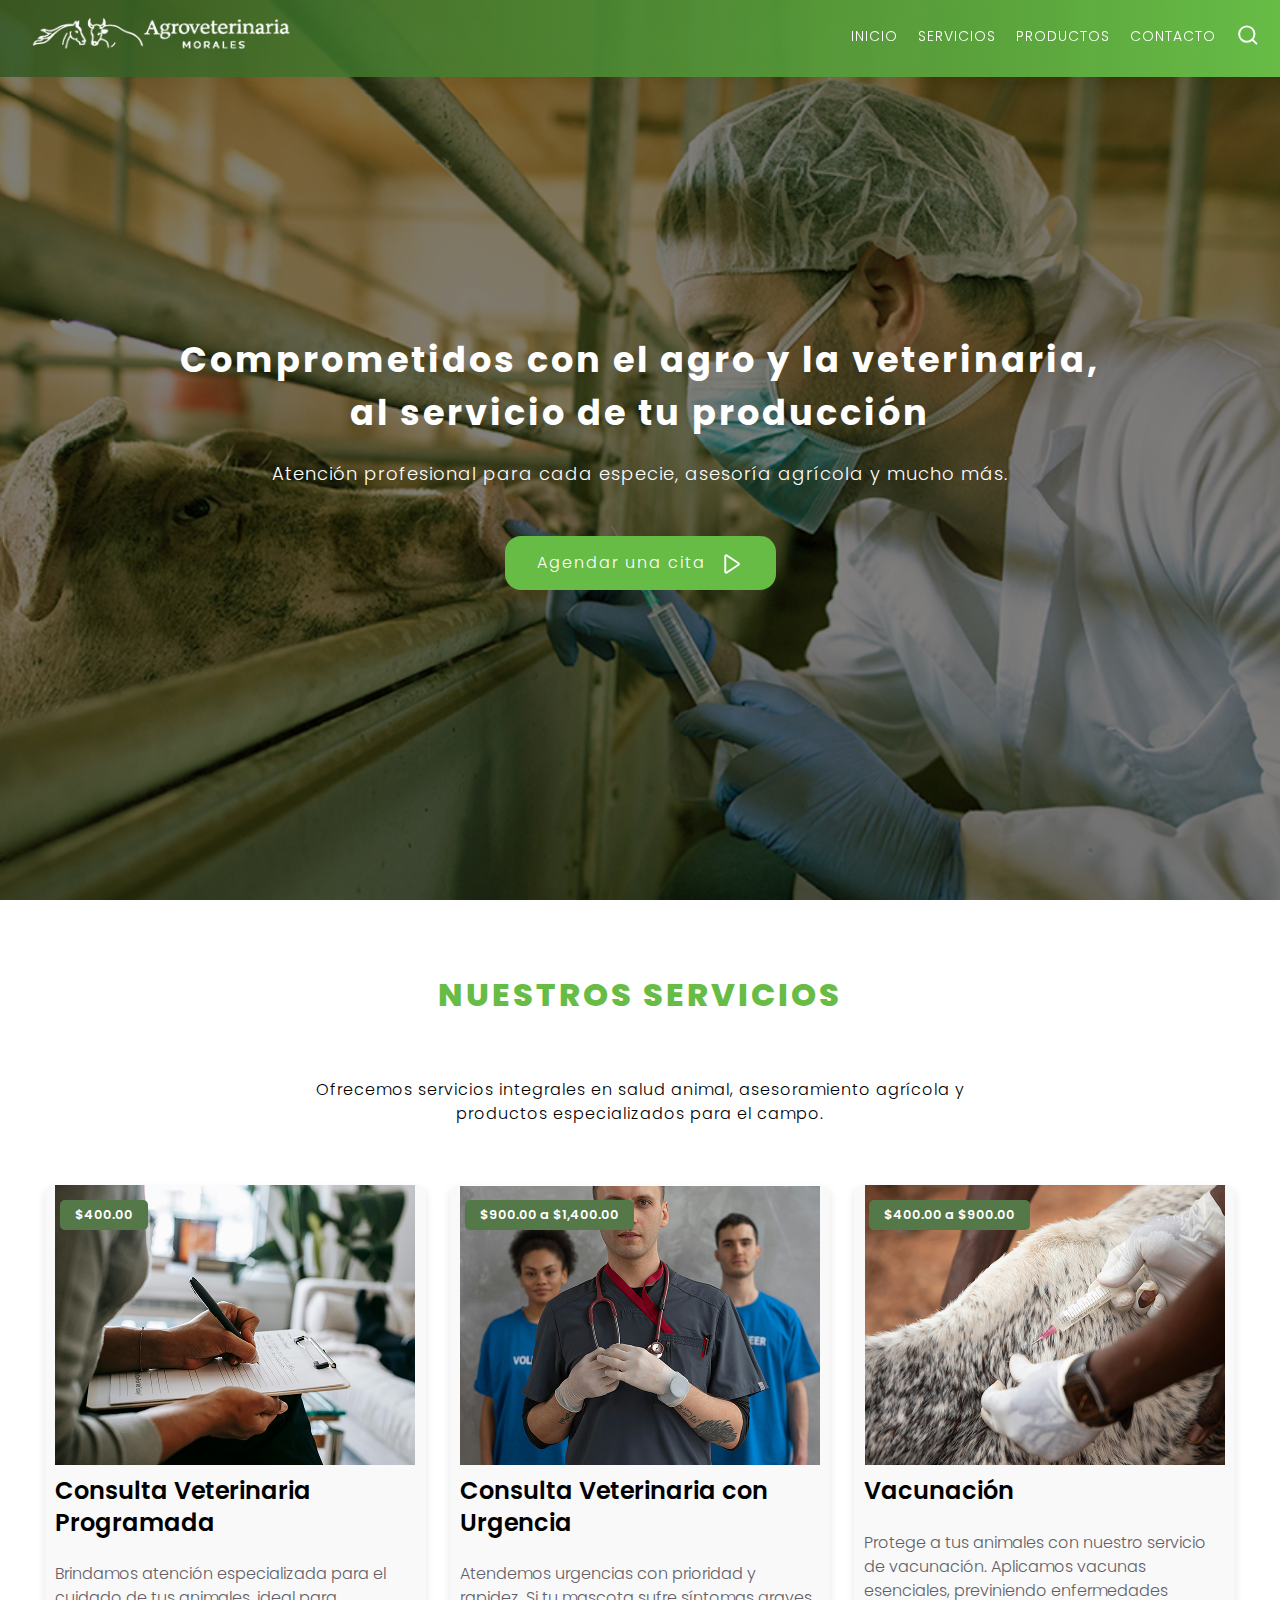
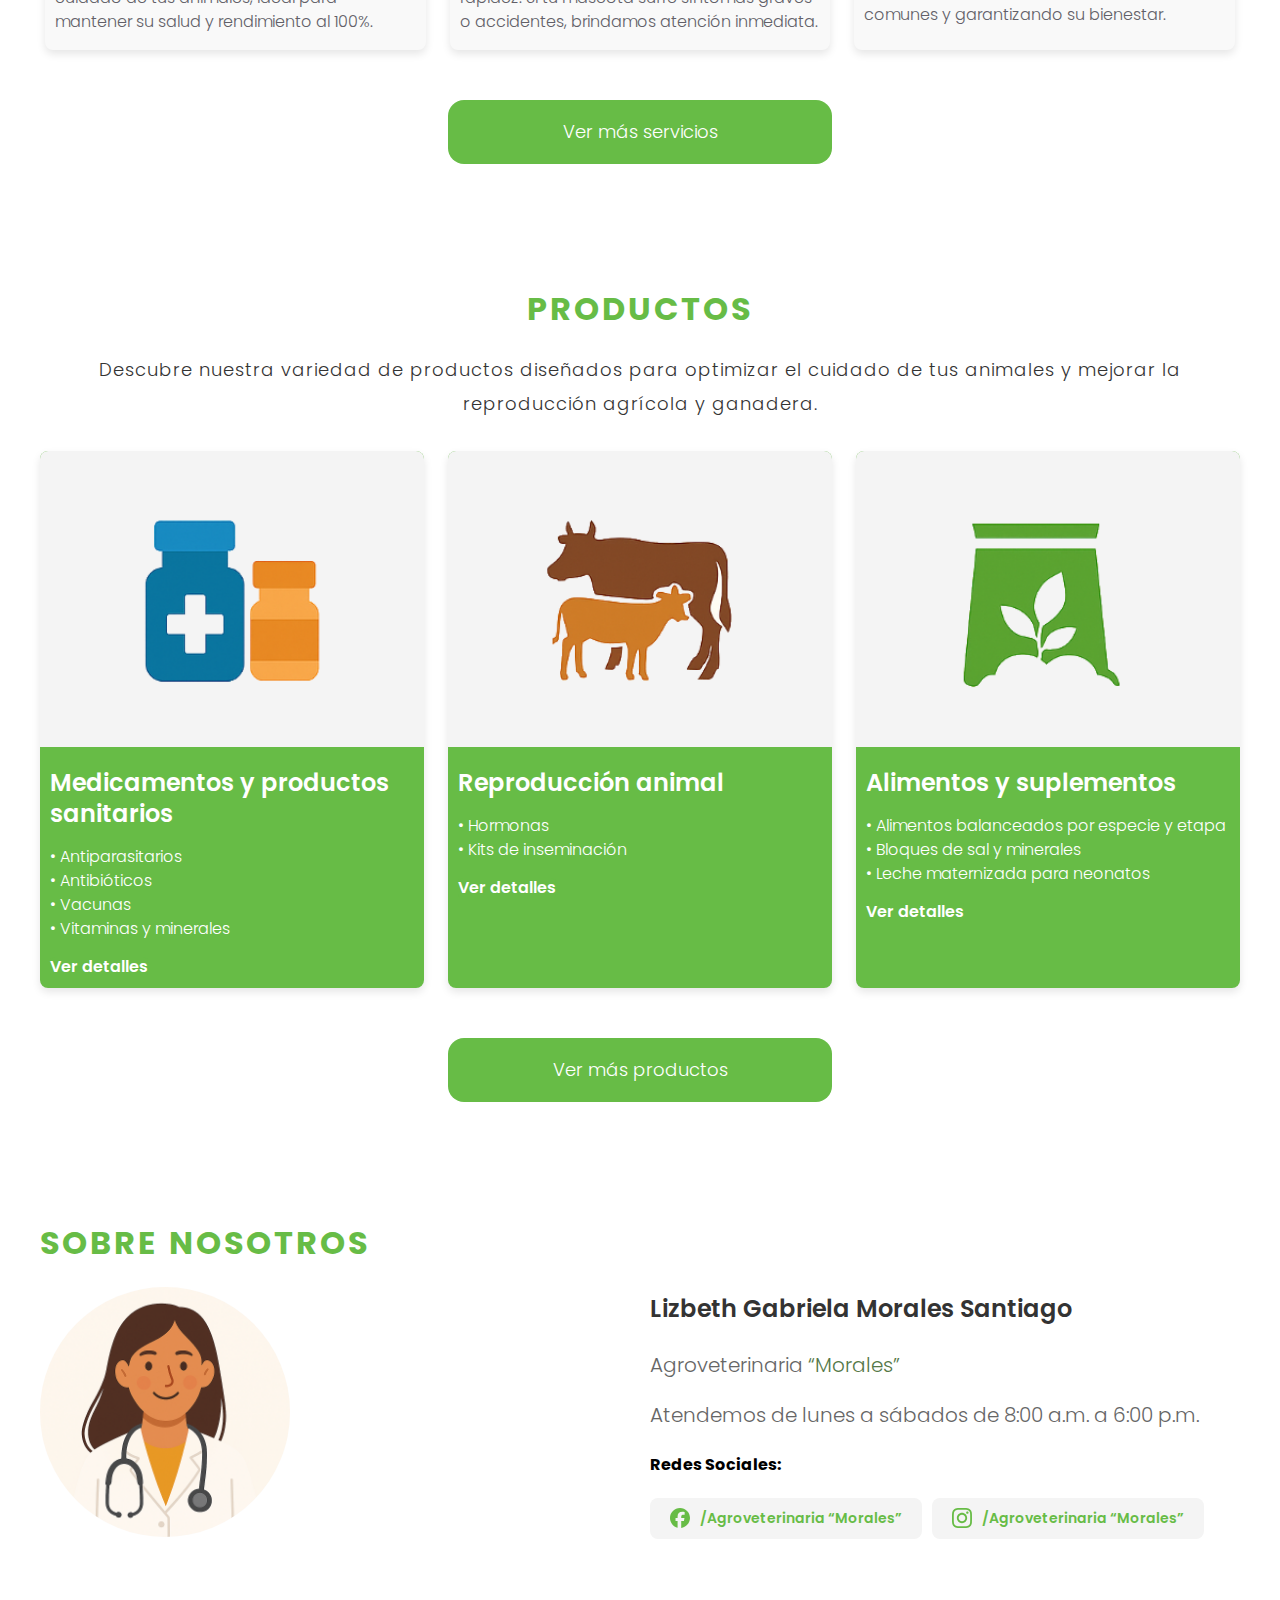
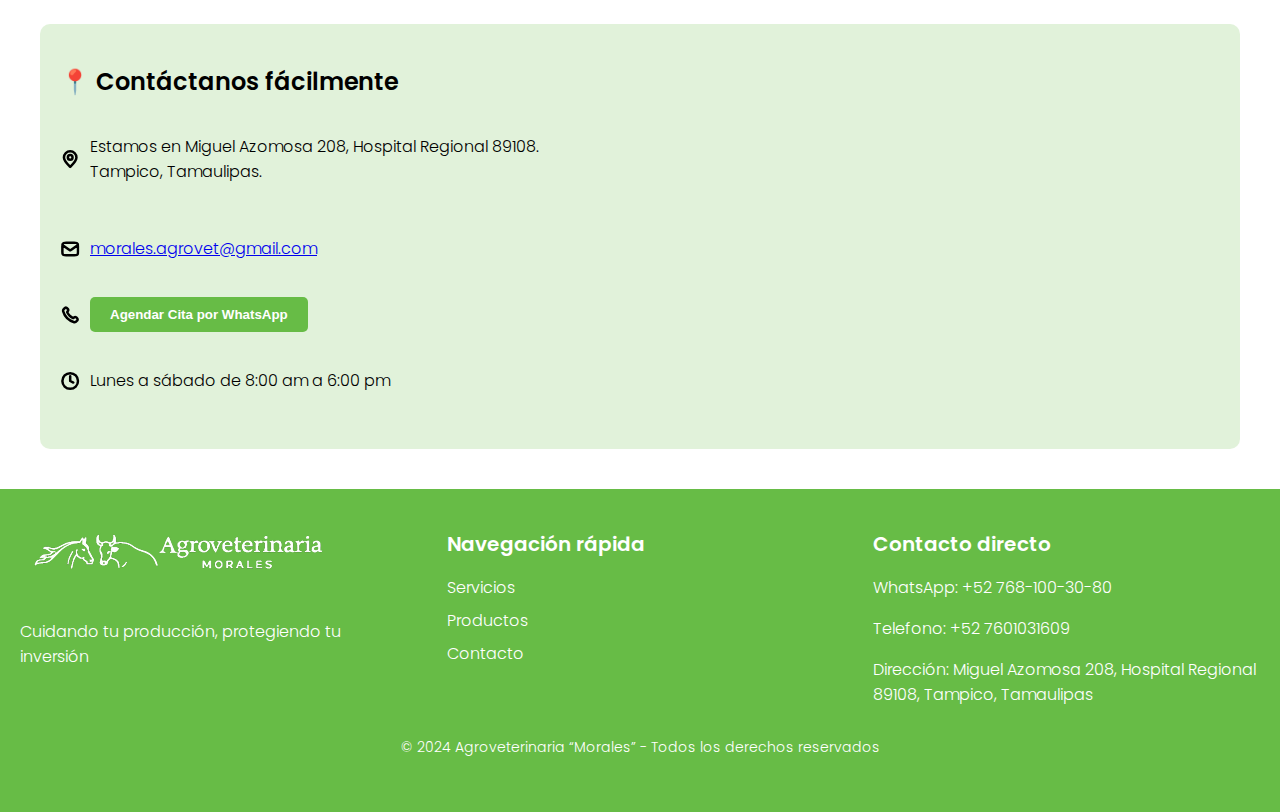
<file: index.html>
<!DOCTYPE html>
<html lang="en">
  <head>
    <meta charset="utf-8" />
    <meta http-equiv="X-UA-Compatible" content="IE=Edge" />
    <meta name="viewport" content="width=device-width, initial-scale=1" />
    <meta name="keywords" content="" />
    <meta name="description" content="" />

    <title>Agreveterinaria Morales</title>

    <link rel="stylesheet" href="style.css" />
  </head>
  <body id="top">
    <!-- Navigation section -->
    <div class="navbar">
      <div class="container">
        <div class="navbar-header">
          <button class="navbar-toggle">
            <span class="icon icon-bar"></span>
            <span class="icon icon-bar"></span>
            <span class="icon icon-bar"></span>
          </button>
          <!-- Logo -->
          <a href="/" class="navbar-brand smoothScroll"
            ><img src="img/logo.png" alt="Logo" class="logo"
          /></a>
        </div>
        <div class="navbar-collapse">
          <ul class="navbar-nav">
            <li>
              <a href="/" class="smoothScroll"><span>Inicio</span></a>
            </li>
            <li>
              <a href="#servicios" class="smoothScroll"
                ><span>Servicios</span></a
              >
            </li>
            <li>
              <a href="#productos" class="smoothScroll"
                ><span>Productos</span></a
              >
            </li>
            <li>
              <a href="#contact" class="smoothScroll"><span>Contacto</span></a>
            </li>
            <li>
              <a href="#search"
                ><img src="img/search.svg" alt="Buscar" class="search-icon"
              /></a>
            </li>
            <!-- Ícono de búsqueda -->
          </ul>
        </div>
      </div>
    </div>

    <!-- Home -->
    <section id="home">
      <div class="overlay"></div>
      <div class="container">
        <div class="row">
          <div class="col-md-10">
            <h1 class="text-title">
              Comprometidos con el agro y la veterinaria, <br />
              al servicio de tu producción
            </h1>
            <p>
              Atención profesional para cada especie, asesoría agrícola y mucho
              más.
            </p>
            <a href="https://wa.me/+527681003080" class="smoothScroll btn">
              Agendar una cita
              <img src="img/play.svg" alt="Play Icon" class="play-icon" />
            </a>
          </div>
        </div>
      </div>
    </section>

    <!-- Servicios -->
    <section id="servicios">
      <div class="container">
        <h1 class="text-title">Nuestros Servicios</h1>
        <p class="service-description">
          Ofrecemos servicios integrales en salud animal, asesoramiento agrícola
          y <br />
          productos especializados para el campo.
        </p>

        <!-- Cards de Servicios -->
        <div class="row">
          <div class="service-card">
            <div class="service-price">$400.00</div>
            <div class="service-content">
              <img
                src="img/services/service1.jpg"
                alt="Consulta Veterinaria Programada"
              />
              <div class="service-details">
                <h3>Consulta Veterinaria Programada</h3>
                <p class="service-description-p">
                  Brindamos atención especializada para el cuidado de tus
                  animales, ideal para mantener su salud y rendimiento al 100%.
                </p>
              </div>
            </div>
          </div>
          <div class="service-card">
            <div class="service-price">$900.00 a $1,400.00</div>
            <div class="service-content">
              <img
                src="img/services/service2.jpg"
                alt="Consulta Veterinaria con Urgencia"
              />
              <div class="service-details">
                <h3>Consulta Veterinaria con Urgencia</h3>
                <p class="service-description-p">
                  Atendemos urgencias con prioridad y rapidez. Si tu mascota
                  sufre síntomas graves o accidentes, brindamos atención
                  inmediata.
                </p>
              </div>
            </div>
          </div>
          <div class="service-card">
            <div class="service-price">$400.00 a $900.00</div>
            <div class="service-content">
              <img src="img/services/service3.jpg" alt="Vacunación" />
              <div class="service-details">
                <h3>Vacunación</h3>
                <p class="service-description-p">
                  Protege a tus animales con nuestro servicio de vacunación.
                  Aplicamos vacunas esenciales, previniendo enfermedades comunes
                  y garantizando su bienestar.
                </p>
              </div>
            </div>
          </div>
        </div>

        <div class="see-more-container">
          <a href="/servicios.html" class="see-more-btn">Ver más servicios</a>
        </div>
      </div>
    </section>

    <!-- Productos -->
    <section id="productos">
      <div class="container">
        <h1 class="text-title">Productos</h1>
        <p class="product-description">
          Descubre nuestra variedad de productos diseñados para optimizar el
          cuidado de tus animales y mejorar la reproducción agrícola y ganadera.
        </p>

        <!-- Cards de Productos -->
        <div class="row">
          <div class="product-card">
            <div class="product-content">
              <img
                src="img/products/medicamentos_productos.png"
                alt="Medicamentos y productos sanitarios"
              />
              <div class="product-details">
                <h3>Medicamentos y productos sanitarios</h3>
                <p class="product-description-p">
                  • Antiparasitarios <br />
                  • Antibióticos <br />
                  • Vacunas <br />
                  • Vitaminas y minerales
                </p>
                <a href="/medicamentoproductos.html" class="service-detail-btn"
                  >Ver detalles</a
                >
              </div>
            </div>
          </div>
          <div class="product-card">
            <div class="product-content">
              <img
                src="img/products/reproducion_animal.png"
                alt="Reproducción animal"
              />
              <div class="product-details">
                <h3>Reproducción animal</h3>
                <p class="product-description-p">
                  • Hormonas <br />
                  • Kits de inseminación
                </p>
                <a href="/reproducionanimal.html" class="service-detail-btn"
                  >Ver detalles</a
                >
              </div>
            </div>
          </div>
          <div class="product-card">
            <div class="product-content">
              <img
                src="img/products/alimentos_suplementos.png"
                alt="Alimentos y suplementos"
              />
              <div class="product-details">
                <h3>Alimentos y suplementos</h3>
                <p class="product-description-p">
                  • Alimentos balanceados por especie y etapa <br />
                  • Bloques de sal y minerales <br />
                  • Leche maternizada para neonatos
                </p>
                <a href="/alimentossuplementos.html" class="service-detail-btn"
                  >Ver detalles</a
                >
              </div>
            </div>
          </div>
        </div>

        <div class="see-more-container">
          <a href="/productos.html" class="see-more-btn">Ver más productos</a>
        </div>
      </div>
    </section>

    <!-- Sobre Nosotros -->
    <section id="sobre-nosotros">
      <div class="container">
        <div class="about-header">
          <h2>Sobre Nosotros</h2>
        </div>

        <div class="about-content">
          <!-- Imagen -->
          <div class="about-image">
            <img src="img/user.png" alt="Lizbeth" class="img-person" />
          </div>

          <!-- Detalles -->
          <div class="about-details">
            <h3>Lizbeth Gabriela Morales Santiago</h3>
            <p>Agroveterinaria <span class="span-m">“Morales”</span></p>
            <p>Atendemos de lunes a sábados de 8:00 a.m. a 6:00 p.m.</p>
            <h4>Redes Sociales:</h4>
            <!-- Título añadido -->
            <div class="social-icons">
              <a
                href="https://www.facebook.com/share/18Vuz4Wsn1/?mibextid=wwXIfr"
                class="social-link"
                target="_blank"
              >
                <img src="img/facebook.svg" alt="Facebook" />
                /Agroveterinaria “Morales”
              </a>
              <a
                href="https://www.instagram.com/agrovet.morales?igsh=Znd5YjR0cm81eGRt"
                class="social-link"
                target="_blank"
              >
                <img src="img/instagram.svg" alt="Instagram" />
                /Agroveterinaria “Morales”
              </a>
            </div>
          </div>
        </div>
      </div>
    </section>

    <section id="contact">
      <div class="container">
        <div class="contact-content">
          <!-- Left side: Address, Email, WhatsApp -->
          <div class="contact-info">
            <h2>📍 Contáctanos fácilmente</h2>

            <div class="contact-item">
              <img
                src="img/ubicacion.svg"
                alt="Ubicación"
                class="contact-icon"
              />
              <p>
                Estamos en Miguel Azomosa 208, Hospital Regional 89108. Tampico,
                Tamaulipas.
              </p>
            </div>
            <div class="contact-item">
              <img src="img/mail.svg" alt="Correo" class="contact-icon" />
              <p>
                <a href="mailto:morales.agrovet@gmail.com"
                  >morales.agrovet@gmail.com</a
                >
              </p>
            </div>
            <div class="contact-item">
              <img src="img/phone.svg" alt="WhatsApp" class="contact-icon" />
              <a href="https://wa.me/7601003080" target="_blank">
                <button class="whatsapp-btn">Agendar Cita por WhatsApp</button>
              </a>
            </div>
            <div class="contact-item">
              <img src="img/clock.svg" alt="Horario" class="contact-icon" />
              <p>Lunes a sábado de 8:00 am a 6:00 pm</p>
            </div>
          </div>

          <!-- Right side: Google Map -->
          <div class="map-container">
            <iframe
              src="https://www.google.com/maps/embed/v1/place?key=AIzaSyB-tRdNOY1lUl_mIGEJqrmB4Bk8Q4Tf4P8&q=Miguel+Azomosa+208,+Hospital+Regional+89108,+Tampico,+Tamaulipas"
              width="600"
              height="500"
              style="border: 0"
              allowfullscreen=""
              loading="lazy"
            ></iframe>
          </div>
        </div>
      </div>
    </section>

    <footer id="footer">
      <div class="footer-container">
        <!-- Left: Logo -->
        <div class="footer-logo">
          <img
            src="img/logo-footer.png"
            alt="Agroveterinaria Morales"
            class="footer-logo-img"
          />
          <p>Cuidando tu producción, protegiendo tu inversión</p>
        </div>

        <!-- Middle: Navigation -->
        <div class="footer-nav">
          <h3>Navegación rápida</h3>
          <ul>
            <li><a href="#servicios">Servicios</a></li>
            <li><a href="#productos">Productos</a></li>
            <li><a href="#contact">Contacto</a></li>
          </ul>
        </div>

        <!-- Right: Contact -->
        <div class="footer-contact">
          <h3>Contacto directo</h3>
          <p>
            WhatsApp:
            <a href="https://wa.me/+527681003080">+52 768-100-30-80</a>
          </p>
          <p>Telefono: +52 7601031609</p>
          <p>
            Dirección: Miguel Azomosa 208, Hospital Regional 89108, Tampico,
            Tamaulipas
          </p>
        </div>
      </div>

      <!-- Footer Bottom: Copyright -->
      <div class="footer-bottom">
        <p>© 2024 Agroveterinaria “Morales” - Todos los derechos reservados</p>
      </div>
    </footer>

    <script>
      (function () {
        const iframe = document.createElement("iframe");

        // Obtenemos el dominio actual donde está embebido el chatbot
        const currentDomain = window.location.hostname;

        // Agregamos el parámetro domain a la URL DEV
        // iframe.src = `https://brave-cliff-00f1ef10f.6.azurestaticapps.net/?domain=${currentDomain}`;

        // Agregamos el parámetro domain a la URL TEST
        iframe.src = `https://happy-dune-0f117b20f.1.azurestaticapps.net/?domain=${currentDomain}`;

        iframe.style.position = "fixed";
        iframe.style.bottom = "20px";
        iframe.style.right = "20px";
        iframe.style.width = "400px";
        iframe.style.height = "650px";
        iframe.style.border = "none";
        iframe.style.borderRadius = "12px";
        iframe.style.zIndex = "9999";
        iframe.allow = "clipboard-write"; // por si usas copiar/pegar
        iframe.setAttribute("scrolling", "no");
        iframe.setAttribute("title", "Gepeto Chatbot");
        document.body.appendChild(iframe);
      })();
    </script>
  </body>
</html>
</file>
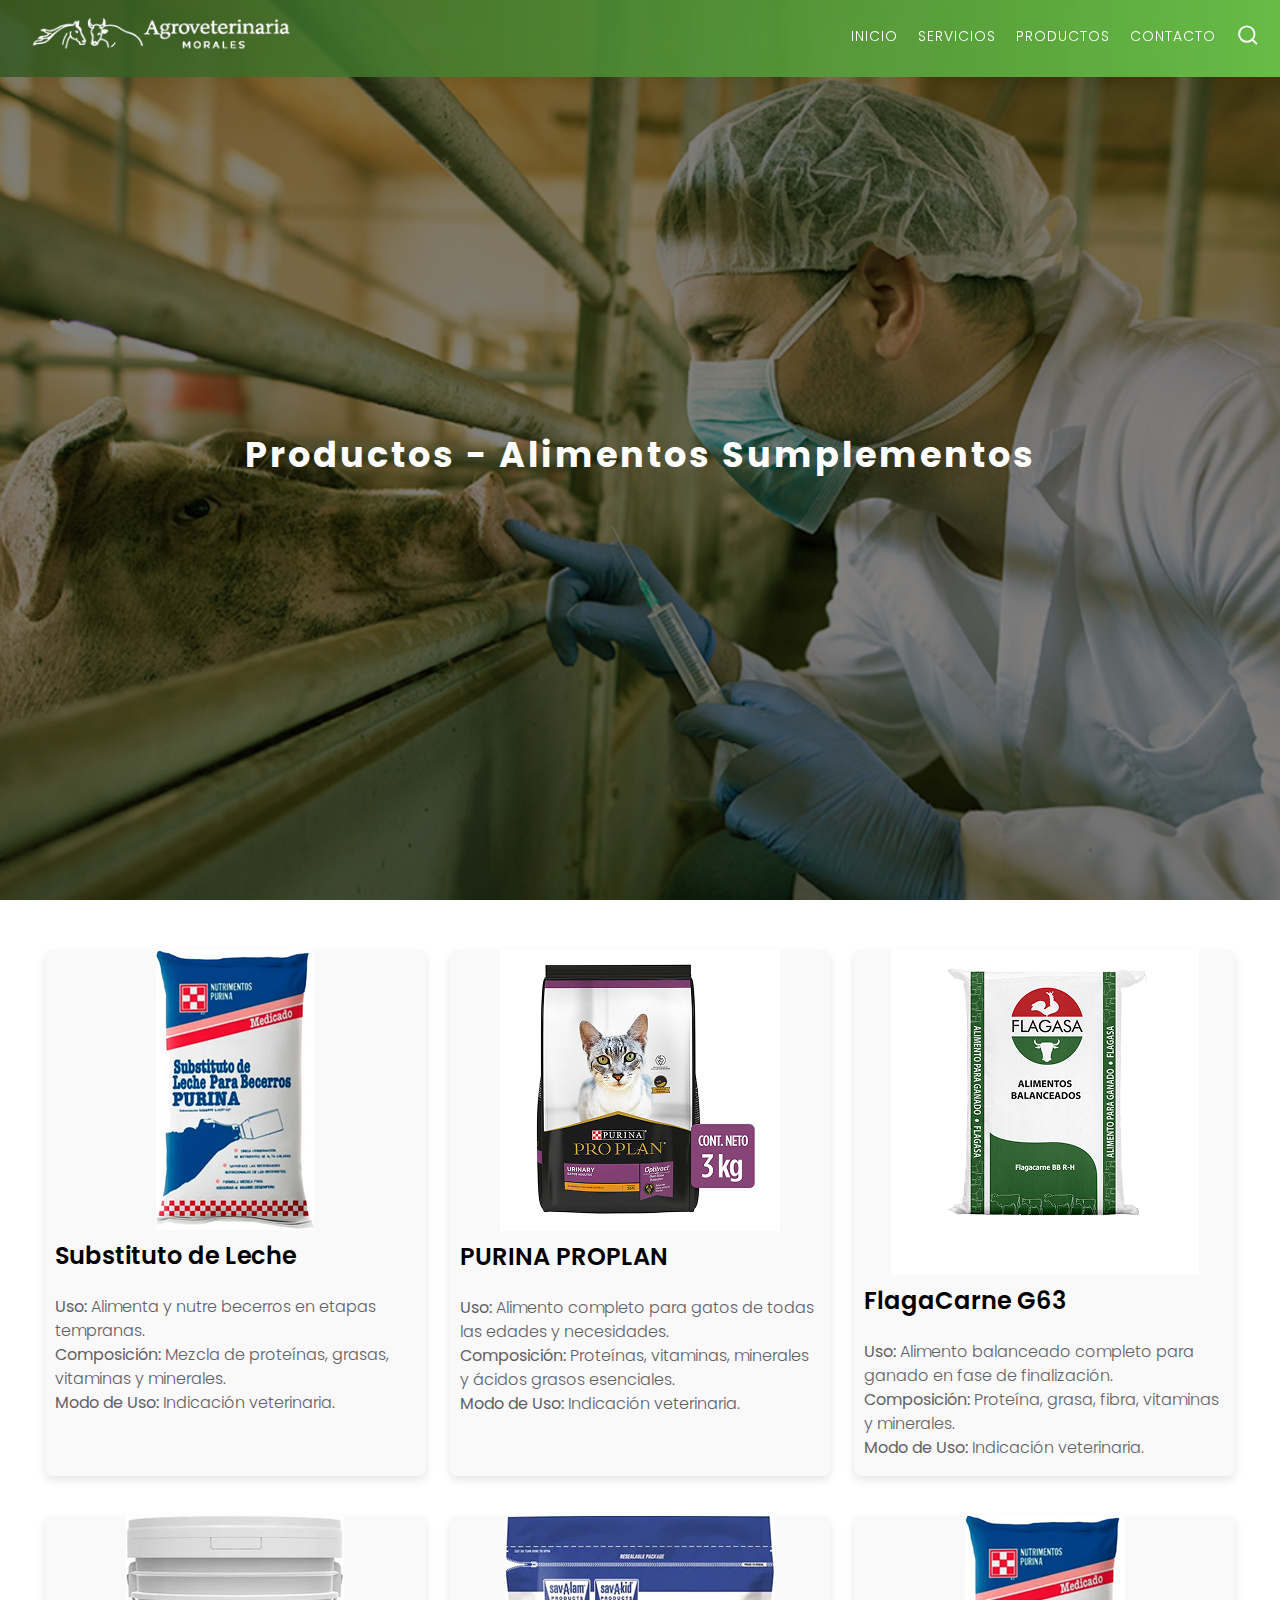
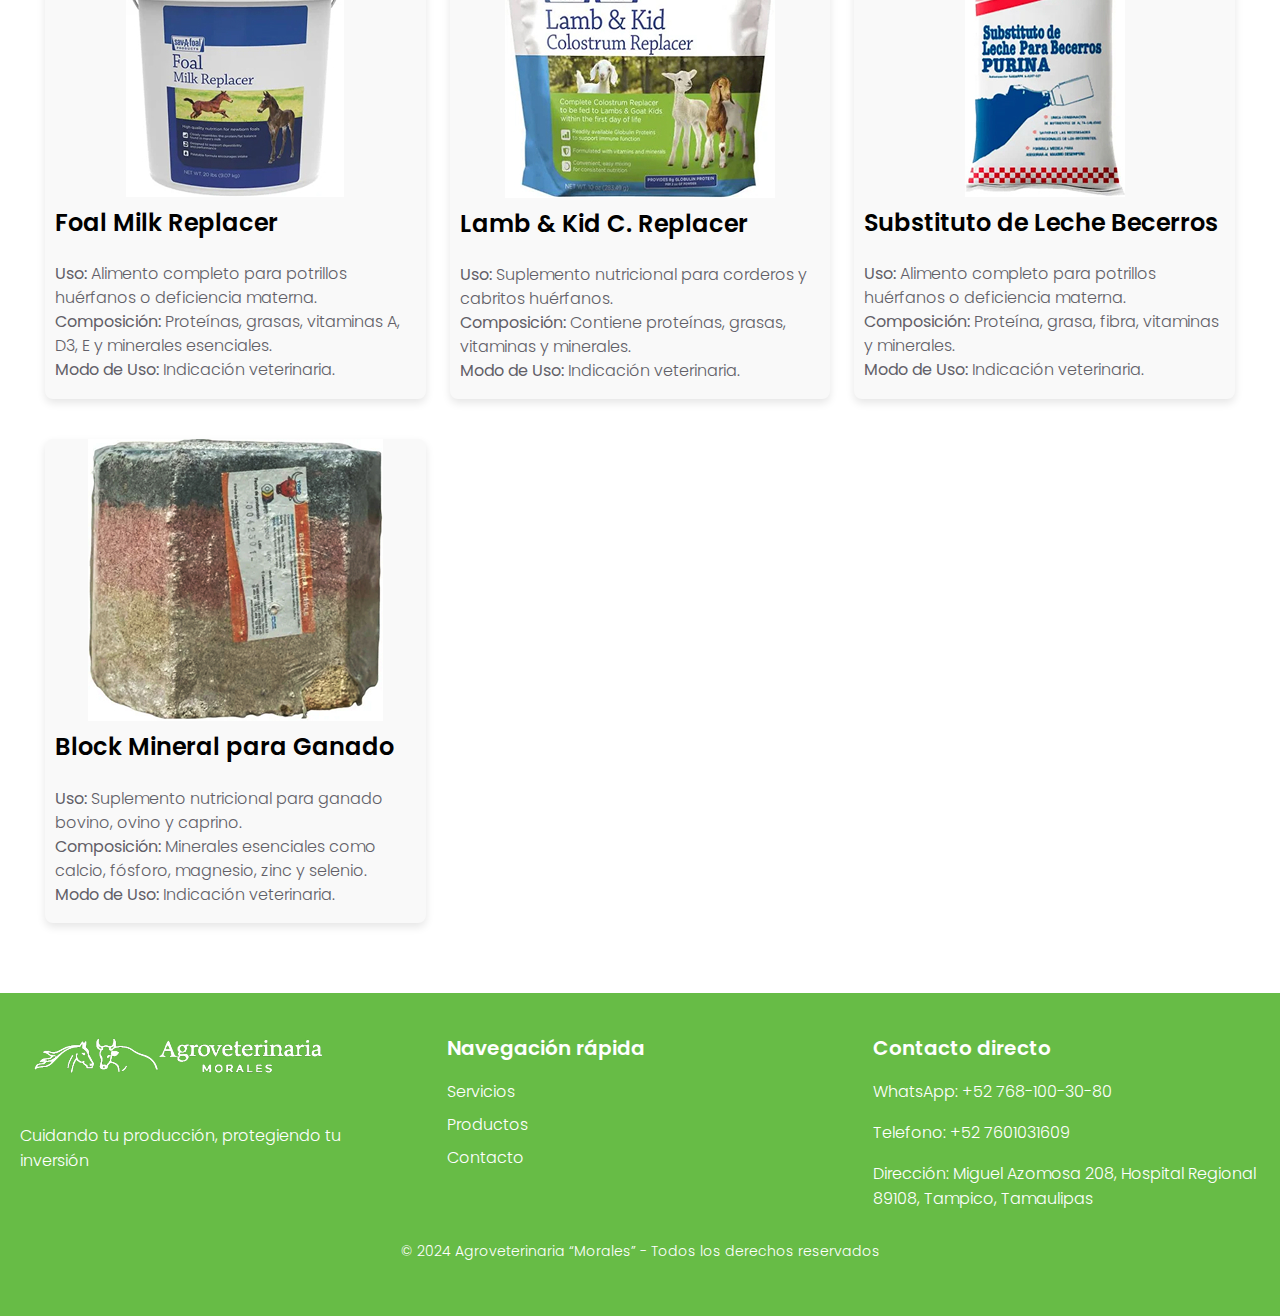
<file: alimentossuplementos.html>
<!DOCTYPE html>
<html lang="en">
  <head>
    <meta charset="utf-8" />
    <meta http-equiv="X-UA-Compatible" content="IE=Edge" />
    <meta name="viewport" content="width=device-width, initial-scale=1" />
    <meta name="keywords" content="" />
    <meta name="description" content="" />

    <title>Agreveterinaria Morales</title>

    <link rel="stylesheet" href="style.css" />
  </head>
  <body id="top">
    <!-- Navigation section -->
    <div class="navbar">
      <div class="container">
        <div class="navbar-header">
          <button class="navbar-toggle">
            <span class="icon icon-bar"></span>
            <span class="icon icon-bar"></span>
            <span class="icon icon-bar"></span>
          </button>
          <!-- Logo -->
          <a href="/" class="navbar-brand smoothScroll"
            ><img src="img/logo.png" alt="Logo" class="logo"
          /></a>
        </div>
        <div class="navbar-collapse">
          <ul class="navbar-nav">
            <li>
              <a href="/" class="smoothScroll"><span>Inicio</span></a>
            </li>
            <li>
              <a href="#servicios" class="smoothScroll"
                ><span>Servicios</span></a
              >
            </li>
            <li>
              <a href="#productos" class="smoothScroll"
                ><span>Productos</span></a
              >
            </li>
            <li>
              <a href="#contact" class="smoothScroll"
                ><span>Contacto</span></a
              >
            </li>
            <li>
              <a href="#search"
                ><img src="img/search.svg" alt="Buscar" class="search-icon"
              /></a>
            </li>
            <!-- Ícono de búsqueda -->
          </ul>
        </div>
      </div>
    </div>

    <!-- Home -->
    <section id="home">
      <div class="overlay"></div>
      <div class="container">
        <div class="row">
          <div class="col-md-10">
            <h1 class="text-title">Productos - Alimentos Sumplementos</h1>
          </div>
        </div>
      </div>
    </section>

    <!-- Servicios -->
    <section id="servicios">
      <div class="container">
        <!-- Cards de Servicios -->
        <div class="row">
          <!-- Card 1: Substituto de Leche -->
          <div class="service-card">
            <div class="service-content">
              <img
                src="img/products/alimentos/1.jpg"
                alt="Substituto de Leche"
              />
              <div class="service-details">
                <h3>Substituto de Leche</h3>
                <p class="service-description-p">
                  <strong>Uso:</strong> Alimenta y nutre becerros en etapas tempranas.<br>
                  <strong>Composición:</strong> Mezcla de proteínas, grasas, vitaminas y minerales.<br>
                  <strong>Modo de Uso:</strong> Indicación veterinaria.
                </p>
              </div>
            </div>
          </div>
    
          <!-- Card 2: PURINA PROPLAN -->
          <div class="service-card">
            <div class="service-content">
              <img
                src="img/products/alimentos/2.jpg"
                alt="PURINA PROPLAN"
              />
              <div class="service-details">
                <h3>PURINA PROPLAN</h3>
                <p class="service-description-p">
                  <strong>Uso:</strong> Alimento completo para gatos de todas las edades y necesidades.<br>
                  <strong>Composición:</strong> Proteínas, vitaminas, minerales y ácidos grasos esenciales.<br>
                  <strong>Modo de Uso:</strong> Indicación veterinaria.
                </p>
              </div>
            </div>
          </div>
    
          <!-- Card 3: FlagaCarne G63 -->
          <div class="service-card">
            <div class="service-content">
              <img
                src="img/products/alimentos/3.jpg"
                alt="FlagaCarne G63"
              />
              <div class="service-details">
                <h3>FlagaCarne G63</h3>
                <p class="service-description-p">
                  <strong>Uso:</strong> Alimento balanceado completo para ganado en fase de finalización.<br>
                  <strong>Composición:</strong> Proteína, grasa, fibra, vitaminas y minerales.<br>
                  <strong>Modo de Uso:</strong> Indicación veterinaria.
                </p>
              </div>
            </div>
          </div>
    
          <!-- Card 4: Foal Milk Replacer -->
          <div class="service-card">
            <div class="service-content">
              <img
                src="img/products/alimentos/4.jpg"
                alt="Foal Milk Replacer"
              />
              <div class="service-details">
                <h3>Foal Milk Replacer</h3>
                <p class="service-description-p">
                  <strong>Uso:</strong> Alimento completo para potrillos huérfanos o deficiencia materna.<br>
                  <strong>Composición:</strong> Proteínas, grasas, vitaminas A, D3, E y minerales esenciales.<br>
                  <strong>Modo de Uso:</strong> Indicación veterinaria.
                </p>
              </div>
            </div>
          </div>
    
          <!-- Card 5: Lamb & Kid C. Replacer -->
          <div class="service-card">
            <div class="service-content">
              <img
                src="img/products/alimentos/5.jpg"
                alt="Lamb & Kid C. Replacer"
              />
              <div class="service-details">
                <h3>Lamb & Kid C. Replacer</h3>
                <p class="service-description-p">
                  <strong>Uso:</strong> Suplemento nutricional para corderos y cabritos huérfanos.<br>
                  <strong>Composición:</strong> Contiene proteínas, grasas, vitaminas y minerales.<br>
                  <strong>Modo de Uso:</strong> Indicación veterinaria.
                </p>
              </div>
            </div>
          </div>
    
          <!-- Card 6: Substituto de Leche Becerros -->
          <div class="service-card">
            <div class="service-content">
              <img
                src="img/products/alimentos/6.jpg"
                alt="Substituto de Leche Becerros"
              />
              <div class="service-details">
                <h3>Substituto de Leche Becerros</h3>
                <p class="service-description-p">
                  <strong>Uso:</strong> Alimento completo para potrillos huérfanos o deficiencia materna.<br>
                  <strong>Composición:</strong> Proteína, grasa, fibra, vitaminas y minerales.<br>
                  <strong>Modo de Uso:</strong> Indicación veterinaria.
                </p>
              </div>
            </div>
          </div>
    
          <!-- Card 7: Block Mineral para Ganado -->
          <div class="service-card">
            <div class="service-content">
              <img
                src="img/products/alimentos/7.jpg"
                alt="Block Mineral para Ganado"
              />
              <div class="service-details">
                <h3>Block Mineral para Ganado</h3>
                <p class="service-description-p">
                  <strong>Uso:</strong> Suplemento nutricional para ganado bovino, ovino y caprino.<br>
                  <strong>Composición:</strong> Minerales esenciales como calcio, fósforo, magnesio, zinc y selenio.<br>
                  <strong>Modo de Uso:</strong> Indicación veterinaria.
                </p>
              </div>
            </div>
          </div>
    
        </div>
      </div>
    </section>
    
    

    <footer id="footer">
      <div class="footer-container">
        <!-- Left: Logo -->
        <div class="footer-logo">
          <img
            src="img/logo-footer.png"
            alt="Agroveterinaria Morales"
            class="footer-logo-img"
          />
          <p>Cuidando tu producción, protegiendo tu inversión</p>
        </div>

        <!-- Middle: Navigation -->
        <div class="footer-nav">
          <h3>Navegación rápida</h3>
          <ul>
            <li><a href="#servicios">Servicios</a></li>
            <li><a href="#productos">Productos</a></li>
            <li><a href="#contact">Contacto</a></li>
          </ul>
        </div>

        <!-- Right: Contact -->
        <div class="footer-contact">
          <h3>Contacto directo</h3>
          <p>
            WhatsApp:
            <a href="https://wa.me/+527681003080">+52 768-100-30-80</a>
          </p>
          <p>Telefono: +52 7601031609</p>
          <p>
            Dirección: Miguel Azomosa 208, Hospital Regional 89108, Tampico,
            Tamaulipas
          </p>
        </div>
      </div>

      <!-- Footer Bottom: Copyright -->
      <div class="footer-bottom">
        <p>© 2024 Agroveterinaria “Morales” - Todos los derechos reservados</p>
      </div>
    </footer>
  </body>
</html>
</file>
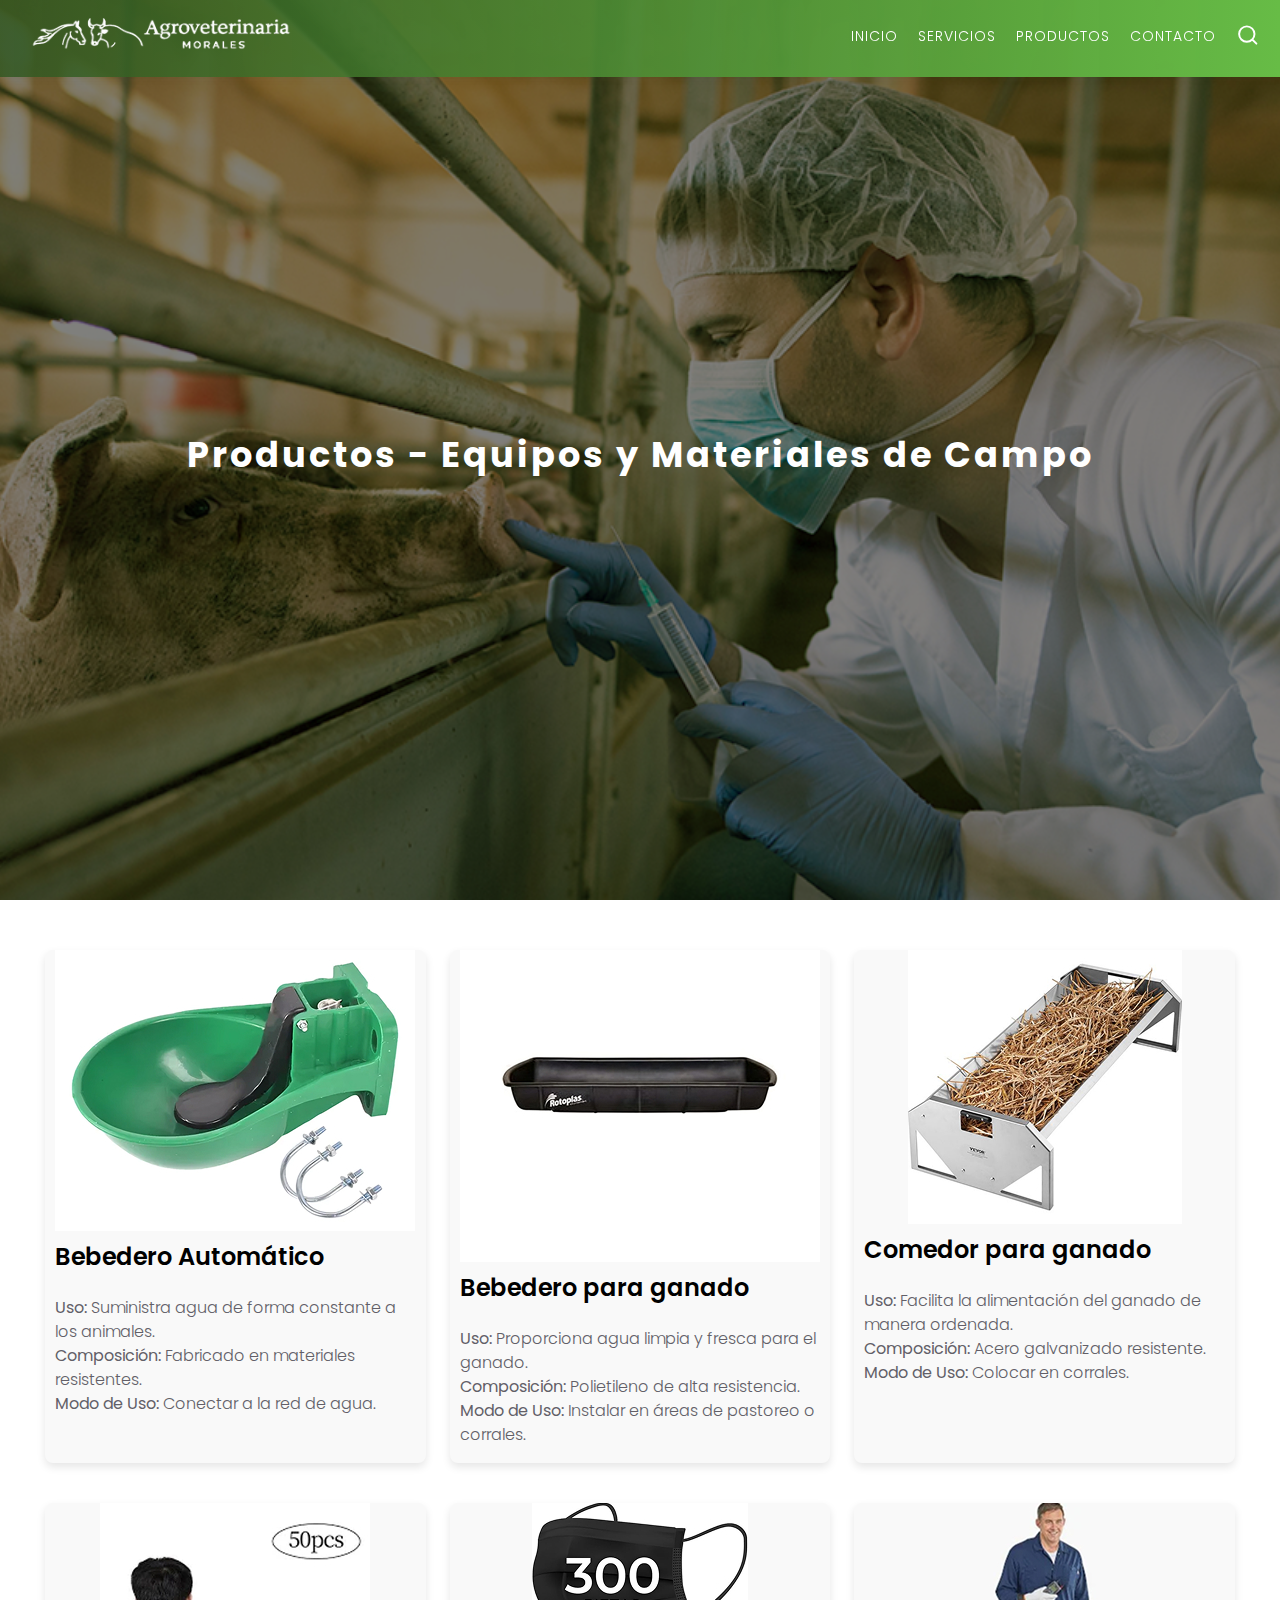
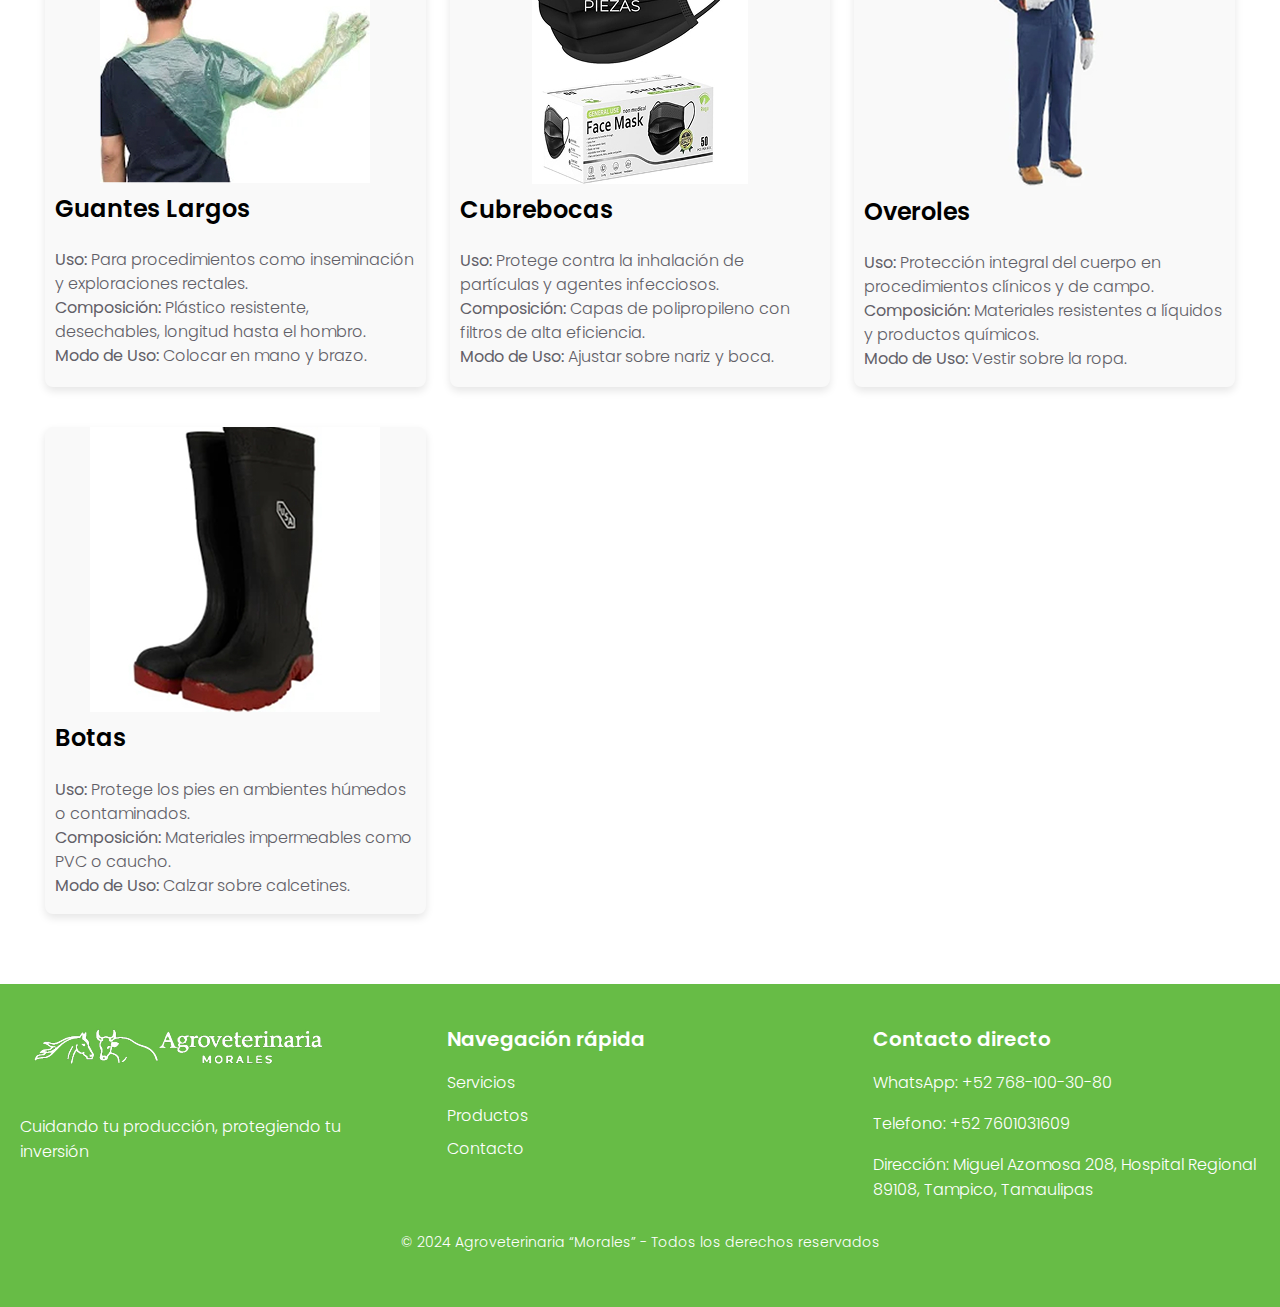
<file: equiposmateriales.html>
<!DOCTYPE html>
<html lang="en">
  <head>
    <meta charset="utf-8" />
    <meta http-equiv="X-UA-Compatible" content="IE=Edge" />
    <meta name="viewport" content="width=device-width, initial-scale=1" />
    <meta name="keywords" content="" />
    <meta name="description" content="" />

    <title>Agreveterinaria Morales</title>

    <link rel="stylesheet" href="style.css" />
  </head>
  <body id="top">
    <!-- Navigation section -->
    <div class="navbar">
      <div class="container">
        <div class="navbar-header">
          <button class="navbar-toggle">
            <span class="icon icon-bar"></span>
            <span class="icon icon-bar"></span>
            <span class="icon icon-bar"></span>
          </button>
          <!-- Logo -->
          <a href="/" class="navbar-brand smoothScroll"
            ><img src="img/logo.png" alt="Logo" class="logo"
          /></a>
        </div>
        <div class="navbar-collapse">
          <ul class="navbar-nav">
            <li>
              <a href="/" class="smoothScroll"><span>Inicio</span></a>
            </li>
            <li>
              <a href="#servicios" class="smoothScroll"
                ><span>Servicios</span></a
              >
            </li>
            <li>
              <a href="#productos" class="smoothScroll"
                ><span>Productos</span></a
              >
            </li>
            <li>
              <a href="#contact" class="smoothScroll"
                ><span>Contacto</span></a
              >
            </li>
            <li>
              <a href="#search"
                ><img src="img/search.svg" alt="Buscar" class="search-icon"
              /></a>
            </li>
            <!-- Ícono de búsqueda -->
          </ul>
        </div>
      </div>
    </div>

    <!-- Home -->
    <section id="home">
      <div class="overlay"></div>
      <div class="container">
        <div class="row">
          <div class="col-md-10">
            <h1 class="text-title">Productos - Equipos y Materiales de Campo</h1>
          </div>
        </div>
      </div>
    </section>

    <!-- Servicios -->
    <section id="servicios">
      <div class="container">
        <!-- Cards de Servicios -->
        <div class="row">
          <!-- Card 1: Bebedero Automático -->
          <div class="service-card">
            <div class="service-content">
              <img
                src="img/products/equiposmateriales/1.jpg"
                alt="Bebedero Automático"
              />
              <div class="service-details">
                <h3>Bebedero Automático</h3>
                <p class="service-description-p">
                  <strong>Uso:</strong> Suministra agua de forma constante a los animales.<br />
                  <strong>Composición:</strong> Fabricado en materiales resistentes.<br />
                  <strong>Modo de Uso:</strong> Conectar a la red de agua.
                </p>
              </div>
            </div>
          </div>
    
          <!-- Card 2: Bebedero para ganado -->
          <div class="service-card">
            <div class="service-content">
              <img
                src="img/products/equiposmateriales/2.jpg"
                alt="Bebedero para ganado"
              />
              <div class="service-details">
                <h3>Bebedero para ganado</h3>
                <p class="service-description-p">
                  <strong>Uso:</strong> Proporciona agua limpia y fresca para el ganado.<br />
                  <strong>Composición:</strong> Polietileno de alta resistencia.<br />
                  <strong>Modo de Uso:</strong> Instalar en áreas de pastoreo o corrales.
                </p>
              </div>
            </div>
          </div>
    
          <!-- Card 3: Comedor para ganado -->
          <div class="service-card">
            <div class="service-content">
              <img
                src="img/products/equiposmateriales/3.jpg"
                alt="Comedor para ganado"
              />
              <div class="service-details">
                <h3>Comedor para ganado</h3>
                <p class="service-description-p">
                  <strong>Uso:</strong> Facilita la alimentación del ganado de manera ordenada.<br />
                  <strong>Composición:</strong> Acero galvanizado resistente.<br />
                  <strong>Modo de Uso:</strong> Colocar en corrales.
                </p>
              </div>
            </div>
          </div>
    
          <!-- Card 4: Guantes Largos -->
          <div class="service-card">
            <div class="service-content">
              <img
                src="img/products/equiposmateriales/4.jpg"
                alt="Guantes Largos"
              />
              <div class="service-details">
                <h3>Guantes Largos</h3>
                <p class="service-description-p">
                  <strong>Uso:</strong> Para procedimientos como inseminación y exploraciones rectales.<br />
                  <strong>Composición:</strong> Plástico resistente, desechables, longitud hasta el hombro.<br />
                  <strong>Modo de Uso:</strong> Colocar en mano y brazo.
                </p>
              </div>
            </div>
          </div>
    
          <!-- Card 5: Cubrebocas -->
          <div class="service-card">
            <div class="service-content">
              <img
                src="img/products/equiposmateriales/5.jpg"
                alt="Cubrebocas"
              />
              <div class="service-details">
                <h3>Cubrebocas</h3>
                <p class="service-description-p">
                  <strong>Uso:</strong> Protege contra la inhalación de partículas y agentes infecciosos.<br />
                  <strong>Composición:</strong> Capas de polipropileno con filtros de alta eficiencia.<br />
                  <strong>Modo de Uso:</strong> Ajustar sobre nariz y boca.
                </p>
              </div>
            </div>
          </div>
    
          <!-- Card 6: Overoles -->
          <div class="service-card">
            <div class="service-content">
              <img
                src="img/products/equiposmateriales/6.jpg"
                alt="Overoles"
              />
              <div class="service-details">
                <h3>Overoles</h3>
                <p class="service-description-p">
                  <strong>Uso:</strong> Protección integral del cuerpo en procedimientos clínicos y de campo.<br />
                  <strong>Composición:</strong> Materiales resistentes a líquidos y productos químicos.<br />
                  <strong>Modo de Uso:</strong> Vestir sobre la ropa.
                </p>
              </div>
            </div>
          </div>
    
          <!-- Card 7: Botas -->
          <div class="service-card">
            <div class="service-content">
              <img
                src="img/products/equiposmateriales/7.jpg"
                alt="Botas"
              />
              <div class="service-details">
                <h3>Botas</h3>
                <p class="service-description-p">
                  <strong>Uso:</strong> Protege los pies en ambientes húmedos o contaminados.<br />
                  <strong>Composición:</strong> Materiales impermeables como PVC o caucho.<br />
                  <strong>Modo de Uso:</strong> Calzar sobre calcetines.
                </p>
              </div>
            </div>
          </div>
    
        </div>
      </div>
    </section>
    
    
    
    
    

    <footer id="footer">
      <div class="footer-container">
        <!-- Left: Logo -->
        <div class="footer-logo">
          <img
            src="img/logo-footer.png"
            alt="Agroveterinaria Morales"
            class="footer-logo-img"
          />
          <p>Cuidando tu producción, protegiendo tu inversión</p>
        </div>

        <!-- Middle: Navigation -->
        <div class="footer-nav">
          <h3>Navegación rápida</h3>
          <ul>
            <li><a href="#servicios">Servicios</a></li>
            <li><a href="#productos">Productos</a></li>
            <li><a href="#contact">Contacto</a></li>
          </ul>
        </div>

        <!-- Right: Contact -->
        <div class="footer-contact">
          <h3>Contacto directo</h3>
          <p>
            WhatsApp:
            <a href="https://wa.me/+527681003080">+52 768-100-30-80</a>
          </p>
          <p>Telefono: +52 7601031609</p>
          <p>
            Dirección: Miguel Azomosa 208, Hospital Regional 89108, Tampico,
            Tamaulipas
          </p>
        </div>
      </div>

      <!-- Footer Bottom: Copyright -->
      <div class="footer-bottom">
        <p>© 2024 Agroveterinaria “Morales” - Todos los derechos reservados</p>
      </div>
    </footer>
  </body>
</html>
</file>
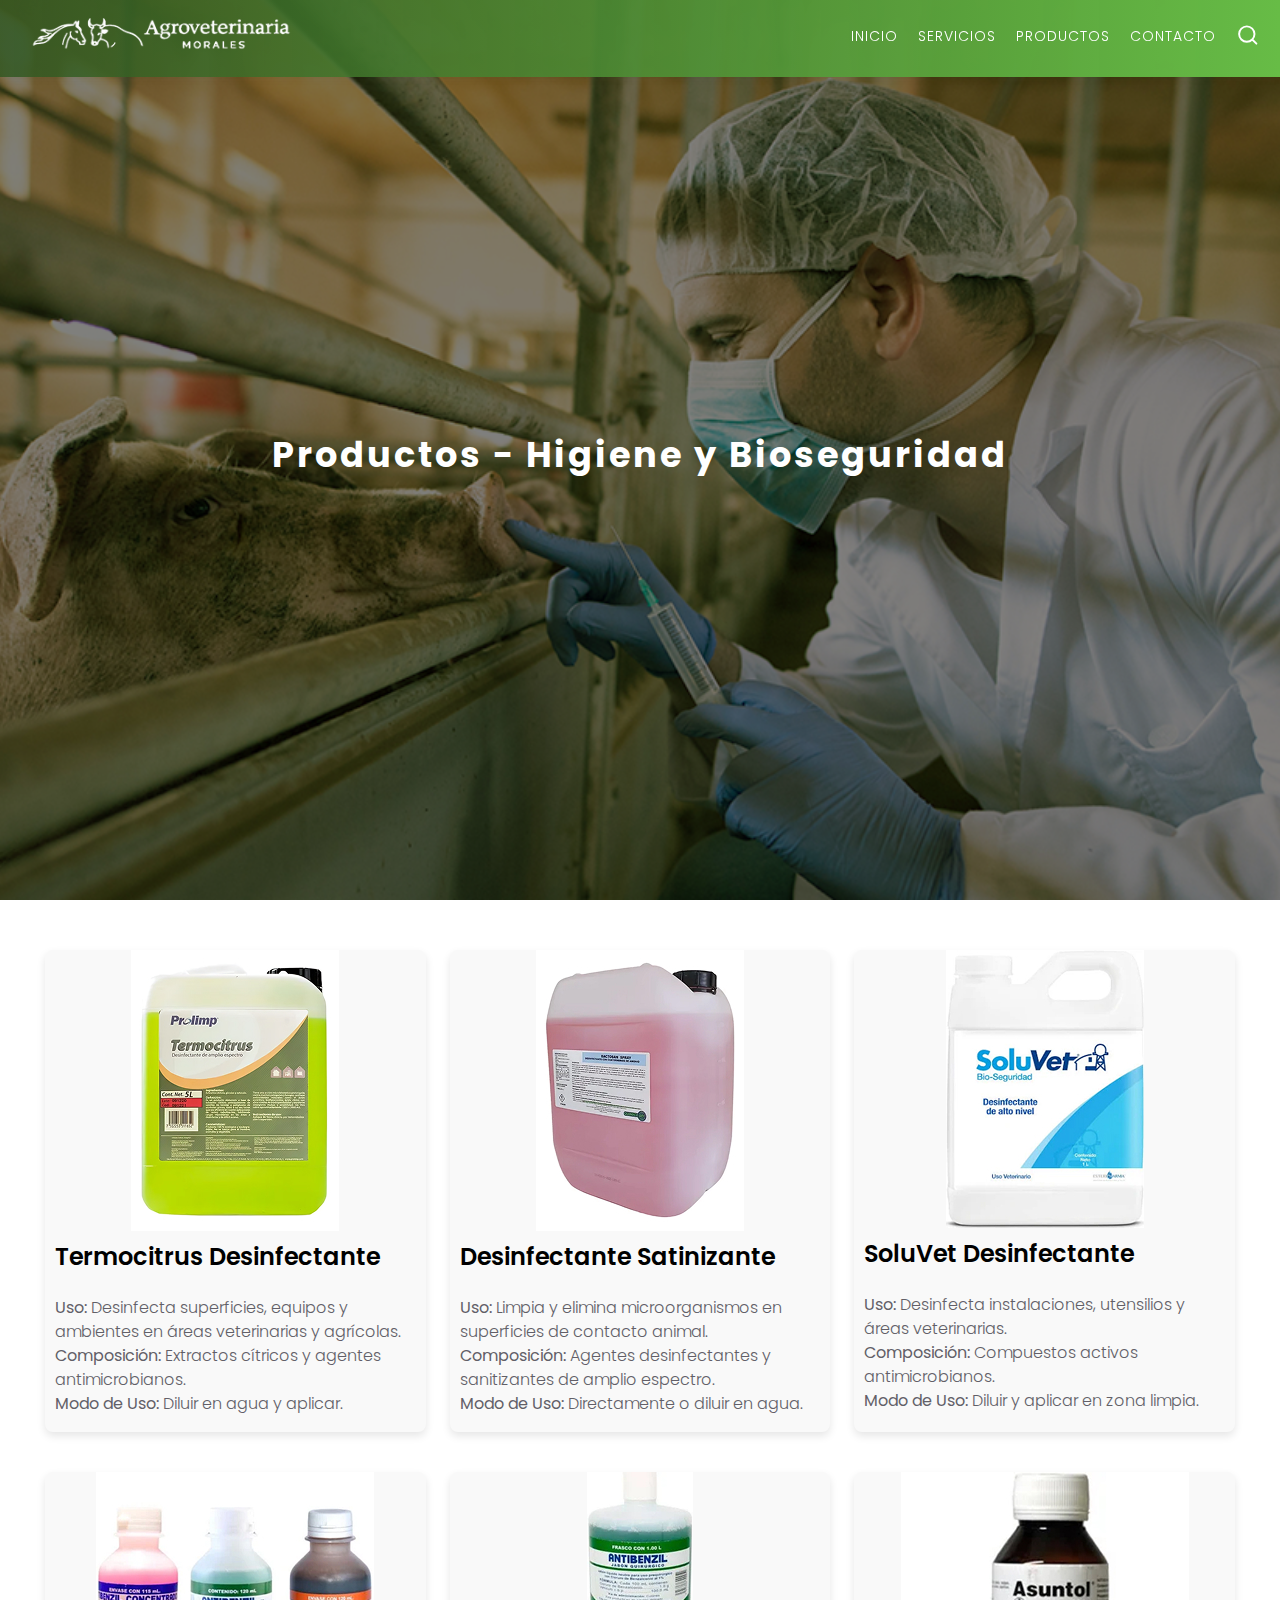
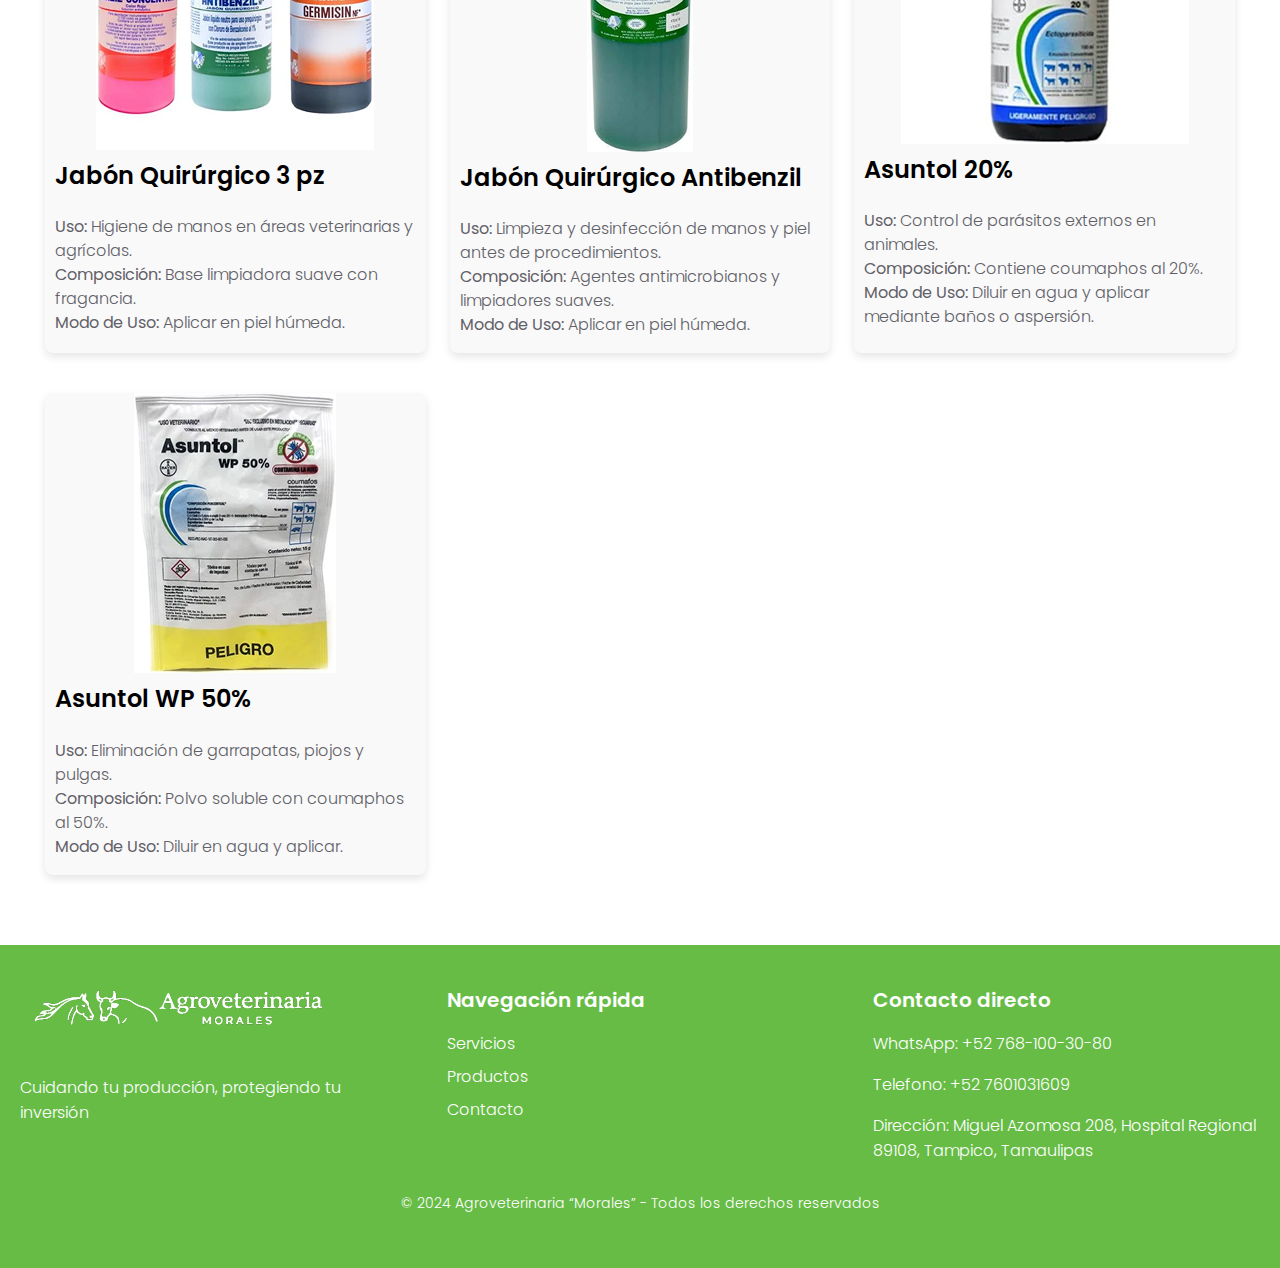
<file: higienebioseguridad.html>
<!DOCTYPE html>
<html lang="en">
  <head>
    <meta charset="utf-8" />
    <meta http-equiv="X-UA-Compatible" content="IE=Edge" />
    <meta name="viewport" content="width=device-width, initial-scale=1" />
    <meta name="keywords" content="" />
    <meta name="description" content="" />

    <title>Agreveterinaria Morales</title>

    <link rel="stylesheet" href="style.css" />
  </head>
  <body id="top">
    <!-- Navigation section -->
    <div class="navbar">
      <div class="container">
        <div class="navbar-header">
          <button class="navbar-toggle">
            <span class="icon icon-bar"></span>
            <span class="icon icon-bar"></span>
            <span class="icon icon-bar"></span>
          </button>
          <!-- Logo -->
          <a href="/" class="navbar-brand smoothScroll"
            ><img src="img/logo.png" alt="Logo" class="logo"
          /></a>
        </div>
        <div class="navbar-collapse">
          <ul class="navbar-nav">
            <li>
              <a href="/" class="smoothScroll"><span>Inicio</span></a>
            </li>
            <li>
              <a href="#servicios" class="smoothScroll"
                ><span>Servicios</span></a
              >
            </li>
            <li>
              <a href="#productos" class="smoothScroll"
                ><span>Productos</span></a
              >
            </li>
            <li>
              <a href="#contact" class="smoothScroll"
                ><span>Contacto</span></a
              >
            </li>
            <li>
              <a href="#search"
                ><img src="img/search.svg" alt="Buscar" class="search-icon"
              /></a>
            </li>
            <!-- Ícono de búsqueda -->
          </ul>
        </div>
      </div>
    </div>

    <!-- Home -->
    <section id="home">
      <div class="overlay"></div>
      <div class="container">
        <div class="row">
          <div class="col-md-10">
            <h1 class="text-title">Productos - Higiene y Bioseguridad</h1>
          </div>
        </div>
      </div>
    </section>

    <!-- Servicios -->
    <section id="servicios">
      <div class="container">
        <!-- Cards de Servicios -->
        <div class="row">
          <!-- Card 1: Termocitrus Desinfectante -->
          <div class="service-card">
            <div class="service-content">
              <img
                src="img/products/higiene/1.jpg"
                alt="Termocitrus Desinfectante"
              />
              <div class="service-details">
                <h3>Termocitrus Desinfectante</h3>
                <p class="service-description-p">
                  <strong>Uso:</strong> Desinfecta superficies, equipos y ambientes en áreas veterinarias y agrícolas.<br />
                  <strong>Composición:</strong> Extractos cítricos y agentes antimicrobianos.<br />
                  <strong>Modo de Uso:</strong> Diluir en agua y aplicar.
                </p>
              </div>
            </div>
          </div>
    
          <!-- Card 2: Desinfectante Satinizante -->
          <div class="service-card">
            <div class="service-content">
              <img
                src="img/products/higiene/2.jpg"
                alt="Desinfectante Satinizante"
              />
              <div class="service-details">
                <h3>Desinfectante Satinizante</h3>
                <p class="service-description-p">
                  <strong>Uso:</strong> Limpia y elimina microorganismos en superficies de contacto animal.<br />
                  <strong>Composición:</strong> Agentes desinfectantes y sanitizantes de amplio espectro.<br />
                  <strong>Modo de Uso:</strong> Directamente o diluir en agua.
                </p>
              </div>
            </div>
          </div>
    
          <!-- Card 3: SoluVet Desinfectante -->
          <div class="service-card">
            <div class="service-content">
              <img
                src="img/products/higiene/3.jpg"
                alt="SoluVet Desinfectante"
              />
              <div class="service-details">
                <h3>SoluVet Desinfectante</h3>
                <p class="service-description-p">
                  <strong>Uso:</strong> Desinfecta instalaciones, utensilios y áreas veterinarias.<br />
                  <strong>Composición:</strong> Compuestos activos antimicrobianos.<br />
                  <strong>Modo de Uso:</strong> Diluir y aplicar en zona limpia.
                </p>
              </div>
            </div>
          </div>
    
          <!-- Card 4: Jabón Quirúrgico 3 pz -->
          <div class="service-card">
            <div class="service-content">
              <img
                src="img/products/higiene/4.jpg"
                alt="Jabón Quirúrgico 3 pz"
              />
              <div class="service-details">
                <h3>Jabón Quirúrgico 3 pz</h3>
                <p class="service-description-p">
                  <strong>Uso:</strong> Higiene de manos en áreas veterinarias y agrícolas.<br />
                  <strong>Composición:</strong> Base limpiadora suave con fragancia.<br />
                  <strong>Modo de Uso:</strong> Aplicar en piel húmeda.
                </p>
              </div>
            </div>
          </div>
    
          <!-- Card 5: Jabón Quirúrgico Antibenzil -->
          <div class="service-card">
            <div class="service-content">
              <img
                src="img/products/higiene/5.jpg"
                alt="Jabón Quirúrgico Antibenzil"
              />
              <div class="service-details">
                <h3>Jabón Quirúrgico Antibenzil</h3>
                <p class="service-description-p">
                  <strong>Uso:</strong> Limpieza y desinfección de manos y piel antes de procedimientos.<br />
                  <strong>Composición:</strong> Agentes antimicrobianos y limpiadores suaves.<br />
                  <strong>Modo de Uso:</strong> Aplicar en piel húmeda.
                </p>
              </div>
            </div>
          </div>
    
          <!-- Card 6: Asuntol 20% -->
          <div class="service-card">
            <div class="service-content">
              <img
                src="img/products/higiene/6.jpg"
                alt="Asuntol 20%"
              />
              <div class="service-details">
                <h3>Asuntol 20%</h3>
                <p class="service-description-p">
                  <strong>Uso:</strong> Control de parásitos externos en animales.<br />
                  <strong>Composición:</strong> Contiene coumaphos al 20%.<br />
                  <strong>Modo de Uso:</strong> Diluir en agua y aplicar mediante baños o aspersión.
                </p>
              </div>
            </div>
          </div>
    
          <!-- Card 7: Asuntol WP 50% -->
          <div class="service-card">
            <div class="service-content">
              <img
                src="img/products/higiene/7.jpg"
                alt="Asuntol WP 50%"
              />
              <div class="service-details">
                <h3>Asuntol WP 50%</h3>
                <p class="service-description-p">
                  <strong>Uso:</strong> Eliminación de garrapatas, piojos y pulgas.<br />
                  <strong>Composición:</strong> Polvo soluble con coumaphos al 50%.<br />
                  <strong>Modo de Uso:</strong> Diluir en agua y aplicar.
                </p>
              </div>
            </div>
          </div>
        </div>
      </div>
    </section>
    
    
    
    

    <footer id="footer">
      <div class="footer-container">
        <!-- Left: Logo -->
        <div class="footer-logo">
          <img
            src="img/logo-footer.png"
            alt="Agroveterinaria Morales"
            class="footer-logo-img"
          />
          <p>Cuidando tu producción, protegiendo tu inversión</p>
        </div>

        <!-- Middle: Navigation -->
        <div class="footer-nav">
          <h3>Navegación rápida</h3>
          <ul>
            <li><a href="#servicios">Servicios</a></li>
            <li><a href="#productos">Productos</a></li>
            <li><a href="#contact">Contacto</a></li>
          </ul>
        </div>

        <!-- Right: Contact -->
        <div class="footer-contact">
          <h3>Contacto directo</h3>
          <p>
            WhatsApp:
            <a href="https://wa.me/+527681003080">+52 768-100-30-80</a>
          </p>
          <p>Telefono: +52 7601031609</p>
          <p>
            Dirección: Miguel Azomosa 208, Hospital Regional 89108, Tampico,
            Tamaulipas
          </p>
        </div>
      </div>

      <!-- Footer Bottom: Copyright -->
      <div class="footer-bottom">
        <p>© 2024 Agroveterinaria “Morales” - Todos los derechos reservados</p>
      </div>
    </footer>
  </body>
</html>
</file>
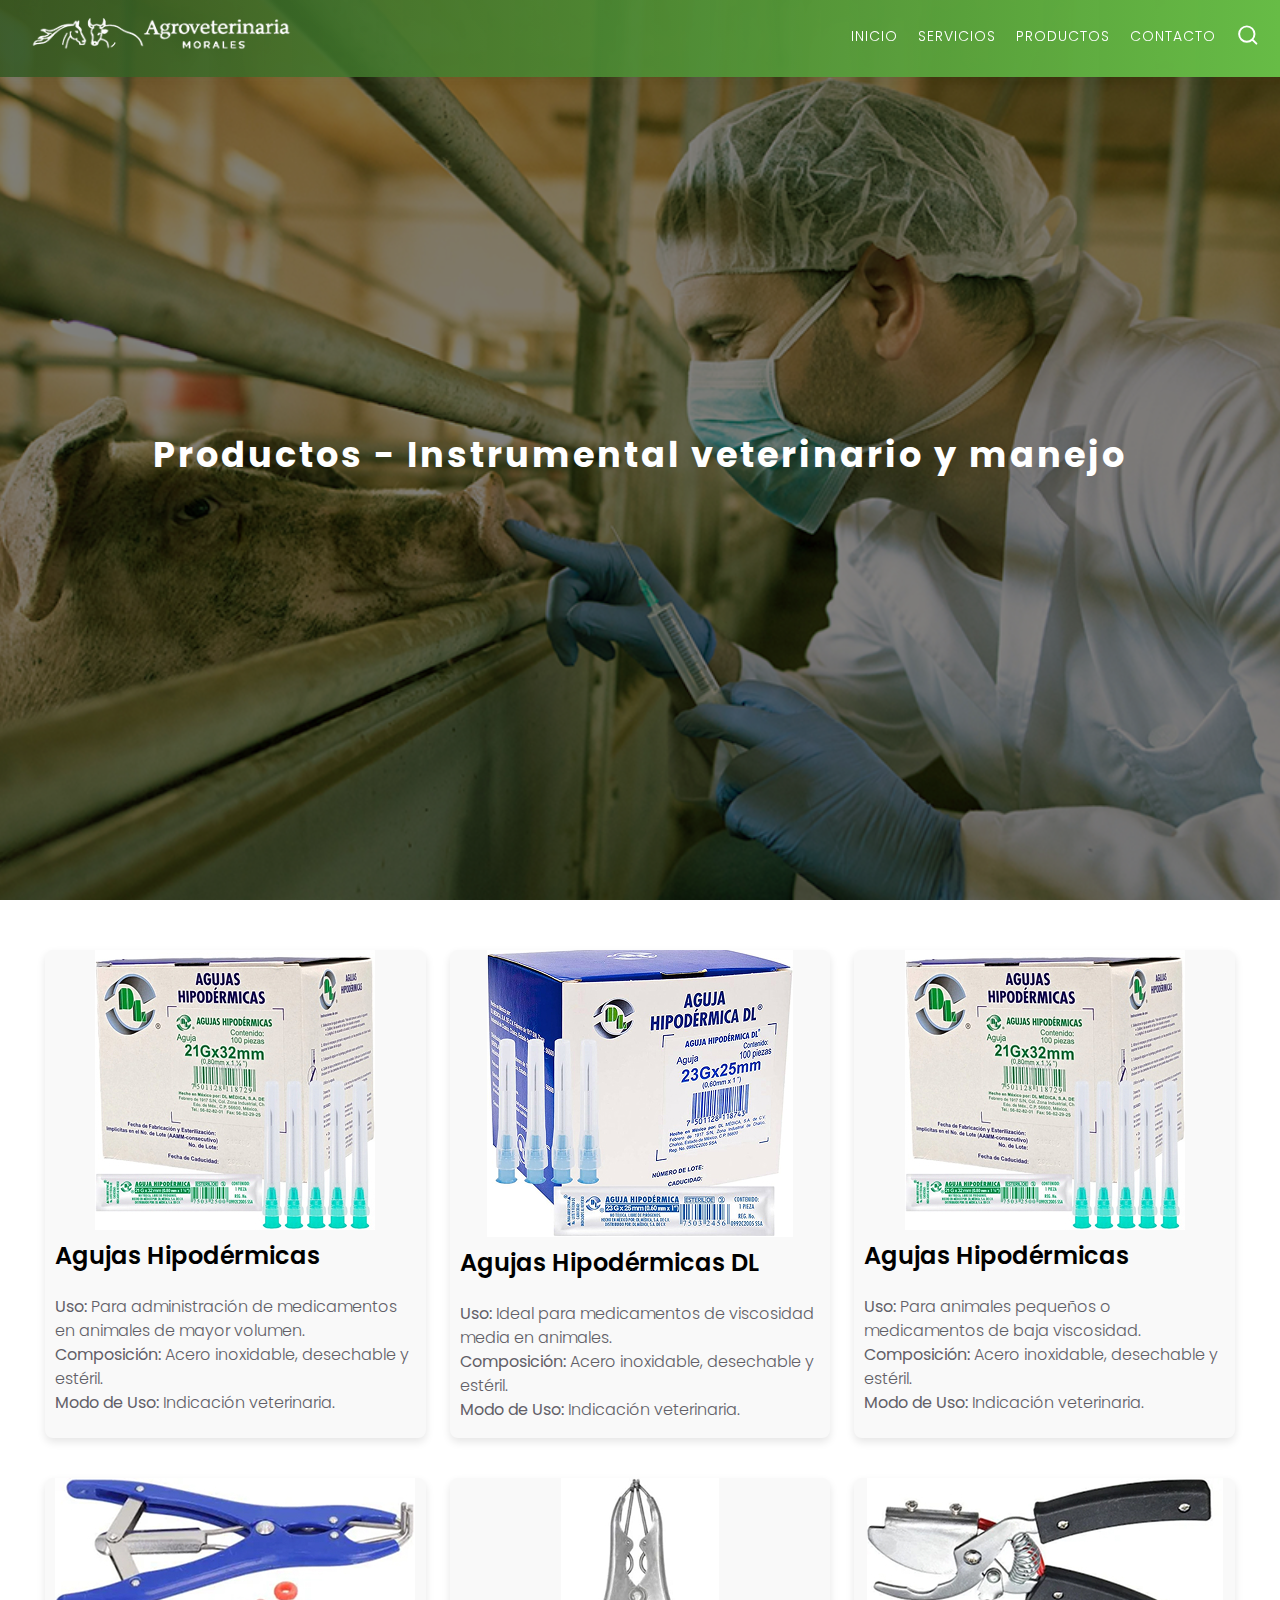
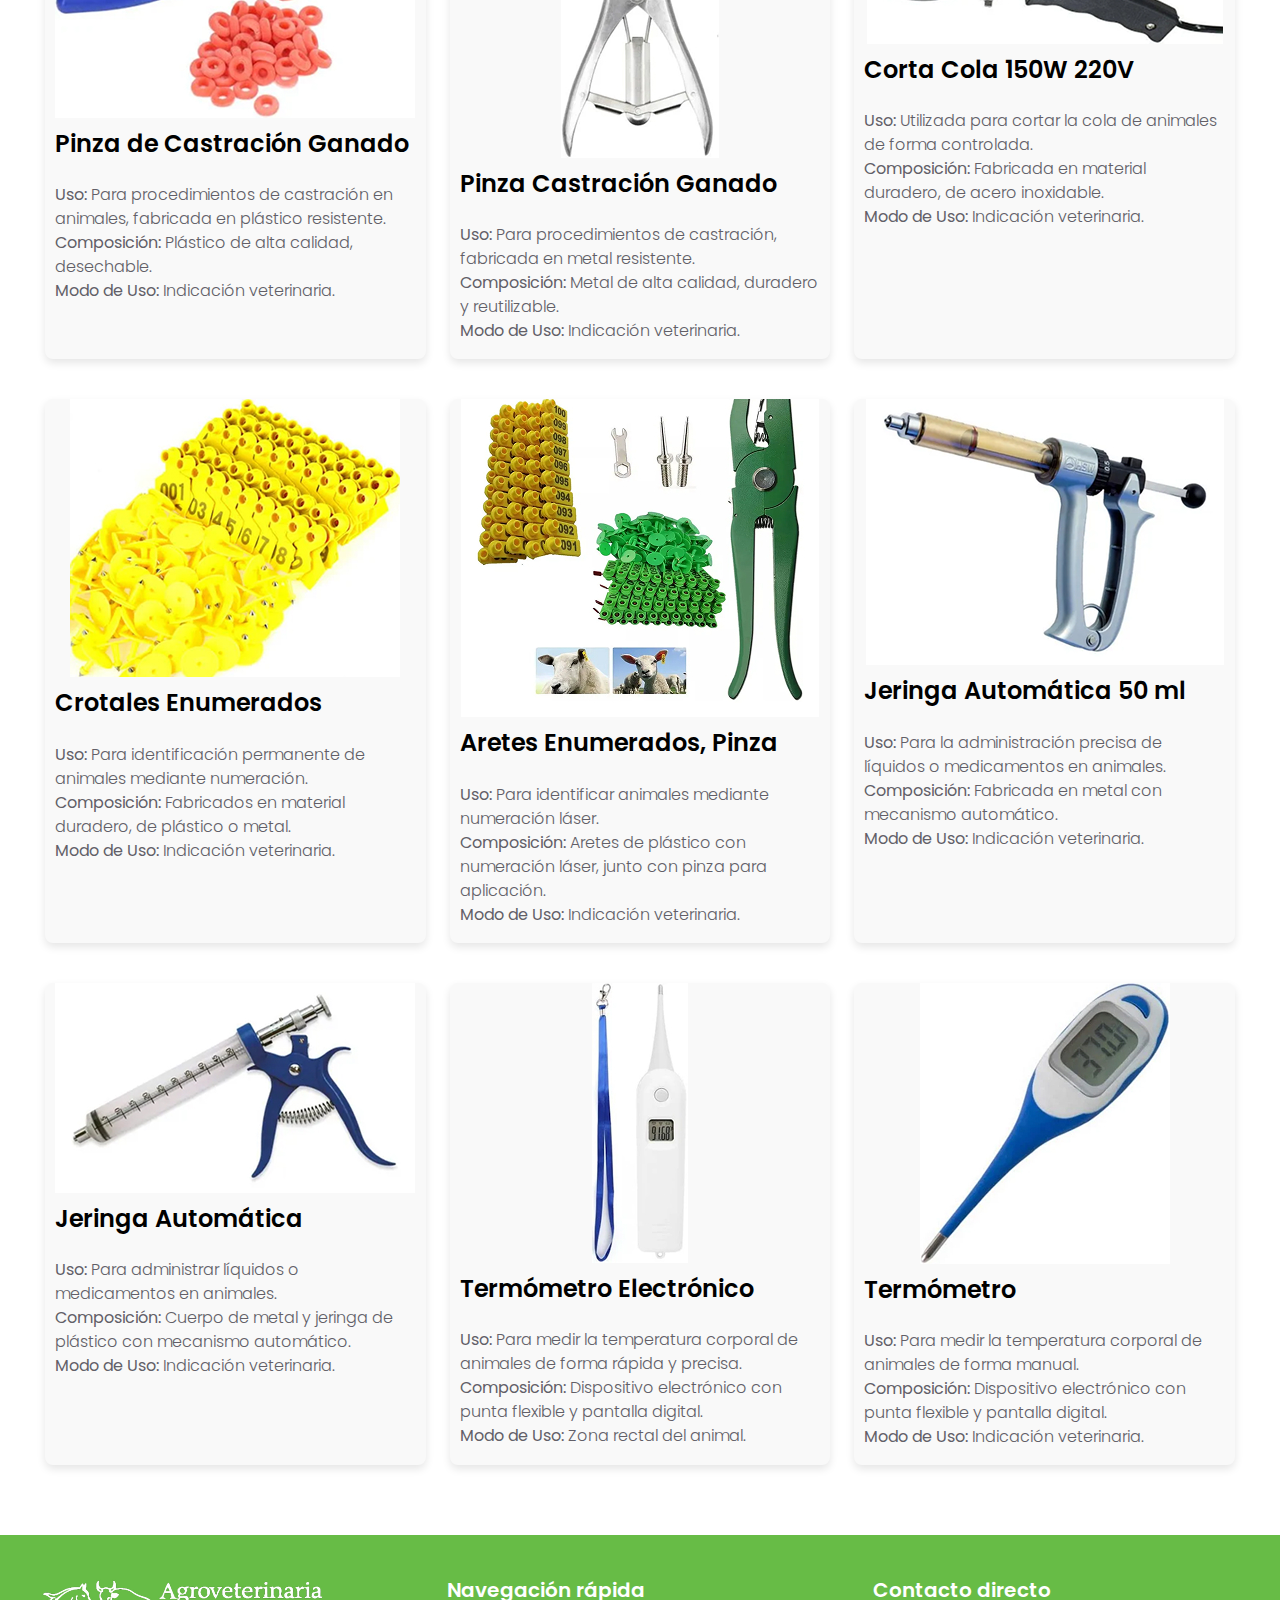
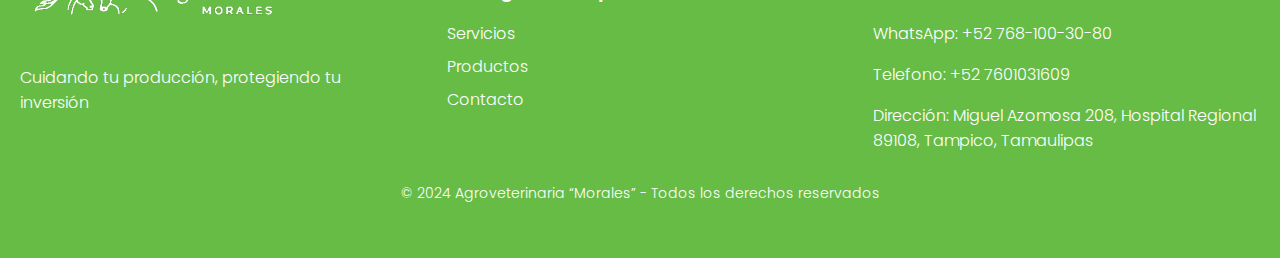
<file: instrumentalveterinario.html>
<!DOCTYPE html>
<html lang="en">
  <head>
    <meta charset="utf-8" />
    <meta http-equiv="X-UA-Compatible" content="IE=Edge" />
    <meta name="viewport" content="width=device-width, initial-scale=1" />
    <meta name="keywords" content="" />
    <meta name="description" content="" />

    <title>Agreveterinaria Morales</title>

    <link rel="stylesheet" href="style.css" />
  </head>
  <body id="top">
    <!-- Navigation section -->
    <div class="navbar">
      <div class="container">
        <div class="navbar-header">
          <button class="navbar-toggle">
            <span class="icon icon-bar"></span>
            <span class="icon icon-bar"></span>
            <span class="icon icon-bar"></span>
          </button>
          <!-- Logo -->
          <a href="/" class="navbar-brand smoothScroll"
            ><img src="img/logo.png" alt="Logo" class="logo"
          /></a>
        </div>
        <div class="navbar-collapse">
          <ul class="navbar-nav">
            <li>
              <a href="/" class="smoothScroll"><span>Inicio</span></a>
            </li>
            <li>
              <a href="#servicios" class="smoothScroll"
                ><span>Servicios</span></a
              >
            </li>
            <li>
              <a href="#productos" class="smoothScroll"
                ><span>Productos</span></a
              >
            </li>
            <li>
              <a href="#contact" class="smoothScroll"
                ><span>Contacto</span></a
              >
            </li>
            <li>
              <a href="#search"
                ><img src="img/search.svg" alt="Buscar" class="search-icon"
              /></a>
            </li>
            <!-- Ícono de búsqueda -->
          </ul>
        </div>
      </div>
    </div>

    <!-- Home -->
    <section id="home">
      <div class="overlay"></div>
      <div class="container">
        <div class="row">
          <div class="col-md-10">
            <h1 class="text-title">Productos - Instrumental veterinario y manejo</h1>
          </div>
        </div>
      </div>
    </section>

    <!-- Servicios -->
    <section id="servicios">
      <div class="container">
        <!-- Cards de Servicios -->
        <div class="row">
          <!-- Card 1: Agujas Hipodérmicas -->
          <div class="service-card">
            <div class="service-content">
              <img
                src="img/products/instrumental/1.jpg"
                alt="Agujas Hipodérmicas"
              />
              <div class="service-details">
                <h3>Agujas Hipodérmicas</h3>
                <p class="service-description-p">
                  <strong>Uso:</strong> Para administración de medicamentos en animales de mayor volumen.<br />
                  <strong>Composición:</strong> Acero inoxidable, desechable y estéril.<br />
                  <strong>Modo de Uso:</strong> Indicación veterinaria.
                </p>
              </div>
            </div>
          </div>
    
          <!-- Card 2: Agujas Hipodérmicas DL -->
          <div class="service-card">
            <div class="service-content">
              <img
                src="img/products/instrumental/2.jpg"
                alt="Agujas Hipodérmicas DL"
              />
              <div class="service-details">
                <h3>Agujas Hipodérmicas DL</h3>
                <p class="service-description-p">
                  <strong>Uso:</strong> Ideal para medicamentos de viscosidad media en animales.<br />
                  <strong>Composición:</strong> Acero inoxidable, desechable y estéril.<br />
                  <strong>Modo de Uso:</strong> Indicación veterinaria.
                </p>
              </div>
            </div>
          </div>
    
          <!-- Card 3: Agujas Hipodérmicas -->
          <div class="service-card">
            <div class="service-content">
              <img
                src="img/products/instrumental/3.jpg"
                alt="Agujas Hipodérmicas"
              />
              <div class="service-details">
                <h3>Agujas Hipodérmicas</h3>
                <p class="service-description-p">
                  <strong>Uso:</strong> Para animales pequeños o medicamentos de baja viscosidad.<br />
                  <strong>Composición:</strong> Acero inoxidable, desechable y estéril.<br />
                  <strong>Modo de Uso:</strong> Indicación veterinaria.
                </p>
              </div>
            </div>
          </div>
    
          <!-- Card 4: Pinza de Castración Ganado -->
          <div class="service-card">
            <div class="service-content">
              <img
                src="img/products/instrumental/4.jpg"
                alt="Pinza de Castración Ganado"
              />
              <div class="service-details">
                <h3>Pinza de Castración Ganado</h3>
                <p class="service-description-p">
                  <strong>Uso:</strong> Para procedimientos de castración en animales, fabricada en plástico resistente.<br />
                  <strong>Composición:</strong> Plástico de alta calidad, desechable.<br />
                  <strong>Modo de Uso:</strong> Indicación veterinaria.
                </p>
              </div>
            </div>
          </div>
    
          <!-- Card 5: Pinza Castración Ganado -->
          <div class="service-card">
            <div class="service-content">
              <img
                src="img/products/instrumental/5.jpg"
                alt="Pinza Castración Ganado"
              />
              <div class="service-details">
                <h3>Pinza Castración Ganado</h3>
                <p class="service-description-p">
                  <strong>Uso:</strong> Para procedimientos de castración, fabricada en metal resistente.<br />
                  <strong>Composición:</strong> Metal de alta calidad, duradero y reutilizable.<br />
                  <strong>Modo de Uso:</strong> Indicación veterinaria.
                </p>
              </div>
            </div>
          </div>
    
          <!-- Card 6: Corta Cola 150W 220V -->
          <div class="service-card">
            <div class="service-content">
              <img
                src="img/products/instrumental/6.jpg"
                alt="Corta Cola 150W 220V"
              />
              <div class="service-details">
                <h3>Corta Cola 150W 220V</h3>
                <p class="service-description-p">
                  <strong>Uso:</strong> Utilizada para cortar la cola de animales de forma controlada.<br />
                  <strong>Composición:</strong> Fabricada en material duradero, de acero inoxidable.<br />
                  <strong>Modo de Uso:</strong> Indicación veterinaria.
                </p>
              </div>
            </div>
          </div>
    
          <!-- Card 7: Crotales Enumerados -->
          <div class="service-card">
            <div class="service-content">
              <img
                src="img/products/instrumental/7.jpg"
                alt="Crotales Enumerados"
              />
              <div class="service-details">
                <h3>Crotales Enumerados</h3>
                <p class="service-description-p">
                  <strong>Uso:</strong> Para identificación permanente de animales mediante numeración.<br />
                  <strong>Composición:</strong> Fabricados en material duradero, de plástico o metal.<br />
                  <strong>Modo de Uso:</strong> Indicación veterinaria.
                </p>
              </div>
            </div>
          </div>
    
          <!-- Card 8: Aretes Enumerados, Pinza -->
          <div class="service-card">
            <div class="service-content">
              <img
                src="img/products/instrumental/8.jpg"
                alt="Aretes Enumerados, Pinza"
              />
              <div class="service-details">
                <h3>Aretes Enumerados, Pinza</h3>
                <p class="service-description-p">
                  <strong>Uso:</strong> Para identificar animales mediante numeración láser.<br />
                  <strong>Composición:</strong> Aretes de plástico con numeración láser, junto con pinza para aplicación.<br />
                  <strong>Modo de Uso:</strong> Indicación veterinaria.
                </p>
              </div>
            </div>
          </div>
    
          <!-- Card 9: Jeringa Automática 50 ml -->
          <div class="service-card">
            <div class="service-content">
              <img
                src="img/products/instrumental/9.jpg"
                alt="Jeringa Automática 50 ml"
              />
              <div class="service-details">
                <h3>Jeringa Automática 50 ml</h3>
                <p class="service-description-p">
                  <strong>Uso:</strong> Para la administración precisa de líquidos o medicamentos en animales.<br />
                  <strong>Composición:</strong> Fabricada en metal con mecanismo automático.<br />
                  <strong>Modo de Uso:</strong> Indicación veterinaria.
                </p>
              </div>
            </div>
          </div>
    
          <!-- Card 10: Jeringa Automática -->
          <div class="service-card">
            <div class="service-content">
              <img
                src="img/products/instrumental/10.jpg"
                alt="Jeringa Automática"
              />
              <div class="service-details">
                <h3>Jeringa Automática</h3>
                <p class="service-description-p">
                  <strong>Uso:</strong> Para administrar líquidos o medicamentos en animales.<br />
                  <strong>Composición:</strong> Cuerpo de metal y jeringa de plástico con mecanismo automático.<br />
                  <strong>Modo de Uso:</strong> Indicación veterinaria.
                </p>
              </div>
            </div>
          </div>
    
          <!-- Card 11: Termómetro Electrónico -->
          <div class="service-card">
            <div class="service-content">
              <img
                src="img/products/instrumental/11.jpg"
                alt="Termómetro Electrónico"
              />
              <div class="service-details">
                <h3>Termómetro Electrónico</h3>
                <p class="service-description-p">
                  <strong>Uso:</strong> Para medir la temperatura corporal de animales de forma rápida y precisa.<br />
                  <strong>Composición:</strong> Dispositivo electrónico con punta flexible y pantalla digital.<br />
                  <strong>Modo de Uso:</strong> Zona rectal del animal.
                </p>
              </div>
            </div>
          </div>
    
          <!-- Card 12: Termómetro -->
          <div class="service-card">
            <div class="service-content">
              <img
                src="img/products/instrumental/12.jpg"
                alt="Termómetro"
              />
              <div class="service-details">
                <h3>Termómetro</h3>
                <p class="service-description-p">
                  <strong>Uso:</strong> Para medir la temperatura corporal de animales de forma manual.<br />
                  <strong>Composición:</strong> Dispositivo electrónico con punta flexible y pantalla digital.<br />
                  <strong>Modo de Uso:</strong> Indicación veterinaria.
                </p>
              </div>
            </div>
          </div>
    
        </div>
      </div>
    </section>
    
    
    

    <footer id="footer">
      <div class="footer-container">
        <!-- Left: Logo -->
        <div class="footer-logo">
          <img
            src="img/logo-footer.png"
            alt="Agroveterinaria Morales"
            class="footer-logo-img"
          />
          <p>Cuidando tu producción, protegiendo tu inversión</p>
        </div>

        <!-- Middle: Navigation -->
        <div class="footer-nav">
          <h3>Navegación rápida</h3>
          <ul>
            <li><a href="#servicios">Servicios</a></li>
            <li><a href="#productos">Productos</a></li>
            <li><a href="#contact">Contacto</a></li>
          </ul>
        </div>

        <!-- Right: Contact -->
        <div class="footer-contact">
          <h3>Contacto directo</h3>
          <p>
            WhatsApp:
            <a href="https://wa.me/+527681003080">+52 768-100-30-80</a>
          </p>
          <p>Telefono: +52 7601031609</p>
          <p>
            Dirección: Miguel Azomosa 208, Hospital Regional 89108, Tampico,
            Tamaulipas
          </p>
        </div>
      </div>

      <!-- Footer Bottom: Copyright -->
      <div class="footer-bottom">
        <p>© 2024 Agroveterinaria “Morales” - Todos los derechos reservados</p>
      </div>
    </footer>
  </body>
</html>
</file>
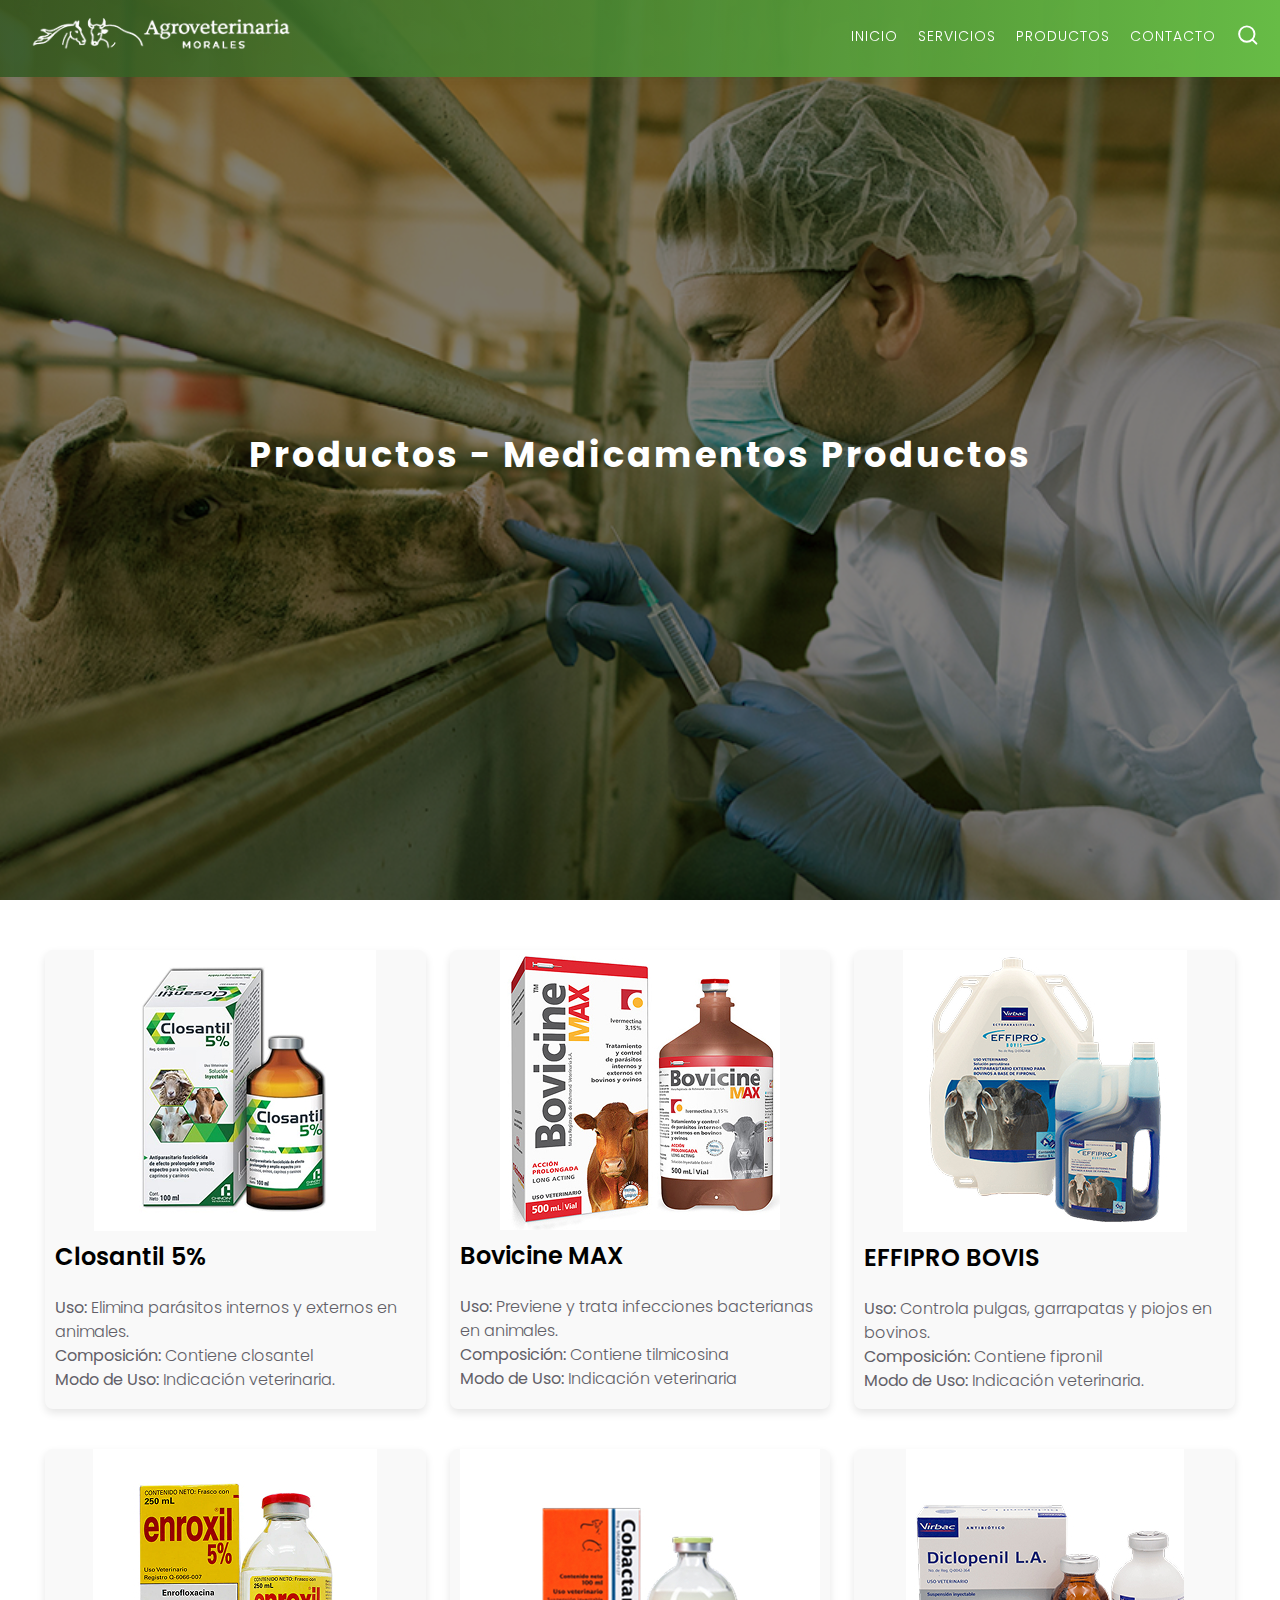
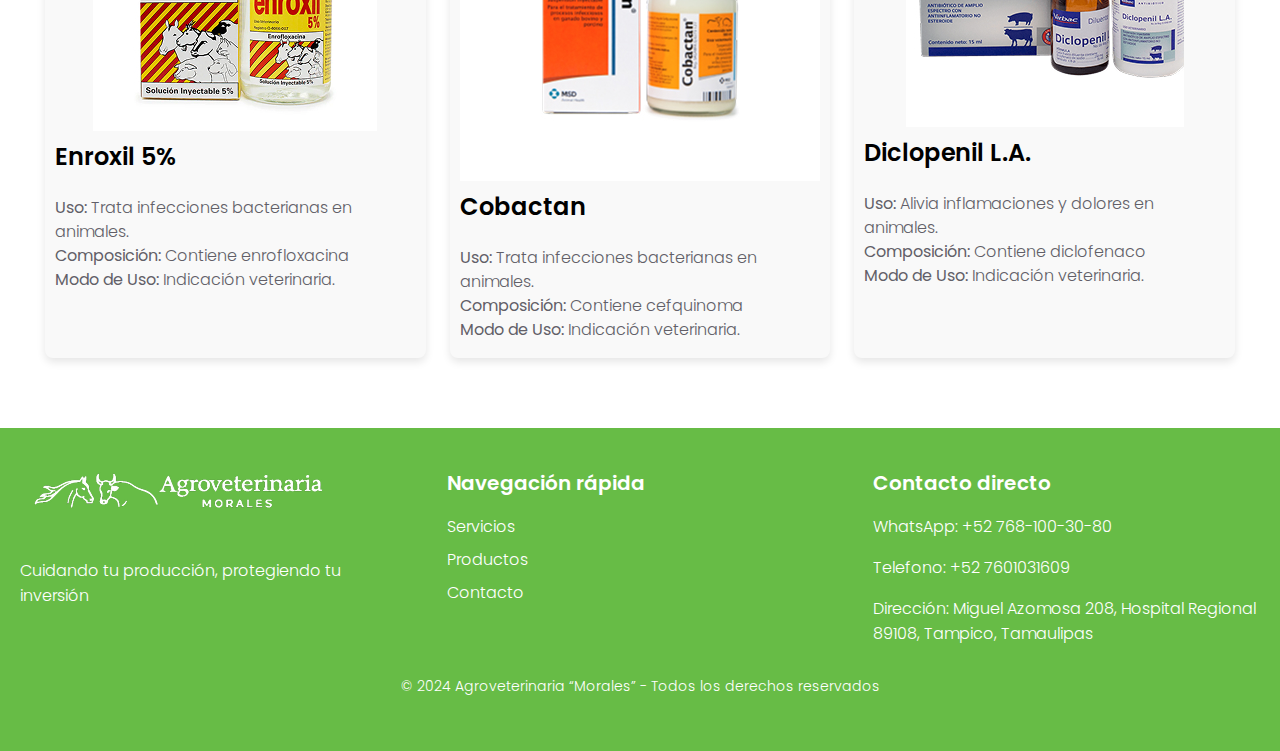
<file: medicamentoproductos.html>
<!DOCTYPE html>
<html lang="en">
  <head>
    <meta charset="utf-8" />
    <meta http-equiv="X-UA-Compatible" content="IE=Edge" />
    <meta name="viewport" content="width=device-width, initial-scale=1" />
    <meta name="keywords" content="" />
    <meta name="description" content="" />

    <title>Agreveterinaria Morales</title>

    <link rel="stylesheet" href="style.css" />
  </head>
  <body id="top">
    <!-- Navigation section -->
    <div class="navbar">
      <div class="container">
        <div class="navbar-header">
          <button class="navbar-toggle">
            <span class="icon icon-bar"></span>
            <span class="icon icon-bar"></span>
            <span class="icon icon-bar"></span>
          </button>
          <!-- Logo -->
          <a href="/" class="navbar-brand smoothScroll"
            ><img src="img/logo.png" alt="Logo" class="logo"
          /></a>
        </div>
        <div class="navbar-collapse">
          <ul class="navbar-nav">
            <li>
              <a href="/" class="smoothScroll"><span>Inicio</span></a>
            </li>
            <li>
              <a href="#servicios" class="smoothScroll"
                ><span>Servicios</span></a
              >
            </li>
            <li>
              <a href="#productos" class="smoothScroll"
                ><span>Productos</span></a
              >
            </li>
            <li>
              <a href="#contact" class="smoothScroll"
                ><span>Contacto</span></a
              >
            </li>
            <li>
              <a href="#search"
                ><img src="img/search.svg" alt="Buscar" class="search-icon"
              /></a>
            </li>
            <!-- Ícono de búsqueda -->
          </ul>
        </div>
      </div>
    </div>

    <!-- Home -->
    <section id="home">
      <div class="overlay"></div>
      <div class="container">
        <div class="row">
          <div class="col-md-10">
            <h1 class="text-title">Productos - Medicamentos Productos</h1>
          </div>
        </div>
      </div>
    </section>

    <!-- Servicios -->
    <section id="servicios">
      <div class="container">
        <!-- Cards de Servicios -->
        <div class="row">
          <div class="service-card">
            <div class="service-content">
              <img
                src="img/products/medicamentos/1.jpg"
                alt="closantil"
              />
              <div class="service-details">
                <h3>Closantil 5%</h3>
                <p class="service-description-p">
                  <strong>Uso:</strong>  Elimina parásitos internos y externos 
                  en animales. <br>
                  <strong>Composición:</strong> Contiene closantel <br>
                  <strong>Modo de Uso:</strong>  Indicación veterinaria.
                </p>
              </div>
            </div>
          </div>
          <div class="service-card">
            <div class="service-content">
              <img
                src="img/products/medicamentos/2.jpg"
                alt="bovicine max"
              />
              <div class="service-details">
                <h3>Bovicine MAX</h3>
                <p class="service-description-p">
                  <strong>Uso:</strong>  Previene y trata infecciones
                  bacterianas en animales.<br>
                  <strong>Composición:</strong> Contiene tilmicosina <br>
                  <strong>Modo de Uso:</strong>   Indicación veterinaria
                </p>
              </div>
            </div>
          </div>
          <div class="service-card">
            <div class="service-content">
              <img src="img/products/medicamentos/3.jpg" alt="effipro" />
              <div class="service-details">
                <h3>EFFIPRO BOVIS</h3>
                <p class="service-description-p">
                  <strong>Uso:</strong>  Controla pulgas, garrapatas y
                  piojos en bovinos.<br>
                  <strong>Composición:</strong>  Contiene fipronil <br>
                  <strong>Modo de Uso:</strong>   Indicación veterinaria.
                </p>
              </div>
            </div>
          </div>

          <!-- Card 4: Desparasitación -->
          <div class="service-card">
            <div class="service-content">
              <img src="img/products/medicamentos/4.jpg" alt="enroxil" />
              <div class="service-details">
                <h3>Enroxil 5%</h3>
                <p class="service-description-p">
                  <strong>Uso:</strong>  Trata infecciones bacterianas
                  en animales.<br>
                  <strong>Composición:</strong>  Contiene enrofloxacina <br>
                  <strong>Modo de Uso:</strong>   Indicación veterinaria.
                </p>
              </div>
            </div>
          </div>

          <!-- Card 5: Cirugías -->
          <div class="service-card">
            <div class="service-content">
              <img src="img/products/medicamentos/5.jpg" alt="cobactan" />
              <div class="service-details">
                <h3>Cobactan</h3>
                <p class="service-description-p">
                  <strong>Uso:</strong>  Trata infecciones bacterianas
                  en animales.<br>
                  <strong>Composición:</strong>  Contiene cefquinoma <br>
                  <strong>Modo de Uso:</strong>   Indicación veterinaria.
                </p>
              </div>
            </div>
          </div>

          <!-- Card 6: Cirugías de Atención de Emergencia -->
          <div class="service-card">
            <div class="service-content">
              <img
              src="img/products/medicamentos/6.jpg"
                alt="Cirugías de Atención de Emergencia"
              />
              <div class="service-details">
                <h3>Diclopenil L.A.</h3>
                <p class="service-description-p">
                  <strong>Uso:</strong> Alivia inflamaciones y dolores
                  en animales.<br>
                  <strong>Composición:</strong>  Contiene diclofenaco <br>
                  <strong>Modo de Uso:</strong>   Indicación veterinaria.
                </p>
              </div>
            </div>
          </div>

          
          </div>
        </div>
      </div>
    </section>

    <footer id="footer">
      <div class="footer-container">
        <!-- Left: Logo -->
        <div class="footer-logo">
          <img
            src="img/logo-footer.png"
            alt="Agroveterinaria Morales"
            class="footer-logo-img"
          />
          <p>Cuidando tu producción, protegiendo tu inversión</p>
        </div>

        <!-- Middle: Navigation -->
        <div class="footer-nav">
          <h3>Navegación rápida</h3>
          <ul>
            <li><a href="#servicios">Servicios</a></li>
            <li><a href="#productos">Productos</a></li>
            <li><a href="#contact">Contacto</a></li>
          </ul>
        </div>

        <!-- Right: Contact -->
        <div class="footer-contact">
          <h3>Contacto directo</h3>
          <p>
            WhatsApp:
            <a href="https://wa.me/+527681003080">+52 768-100-30-80</a>
          </p>
          <p>Telefono: +52 7601031609</p>
          <p>
            Dirección: Miguel Azomosa 208, Hospital Regional 89108, Tampico,
            Tamaulipas
          </p>
        </div>
      </div>

      <!-- Footer Bottom: Copyright -->
      <div class="footer-bottom">
        <p>© 2024 Agroveterinaria “Morales” - Todos los derechos reservados</p>
      </div>
    </footer>
  </body>
</html>
</file>
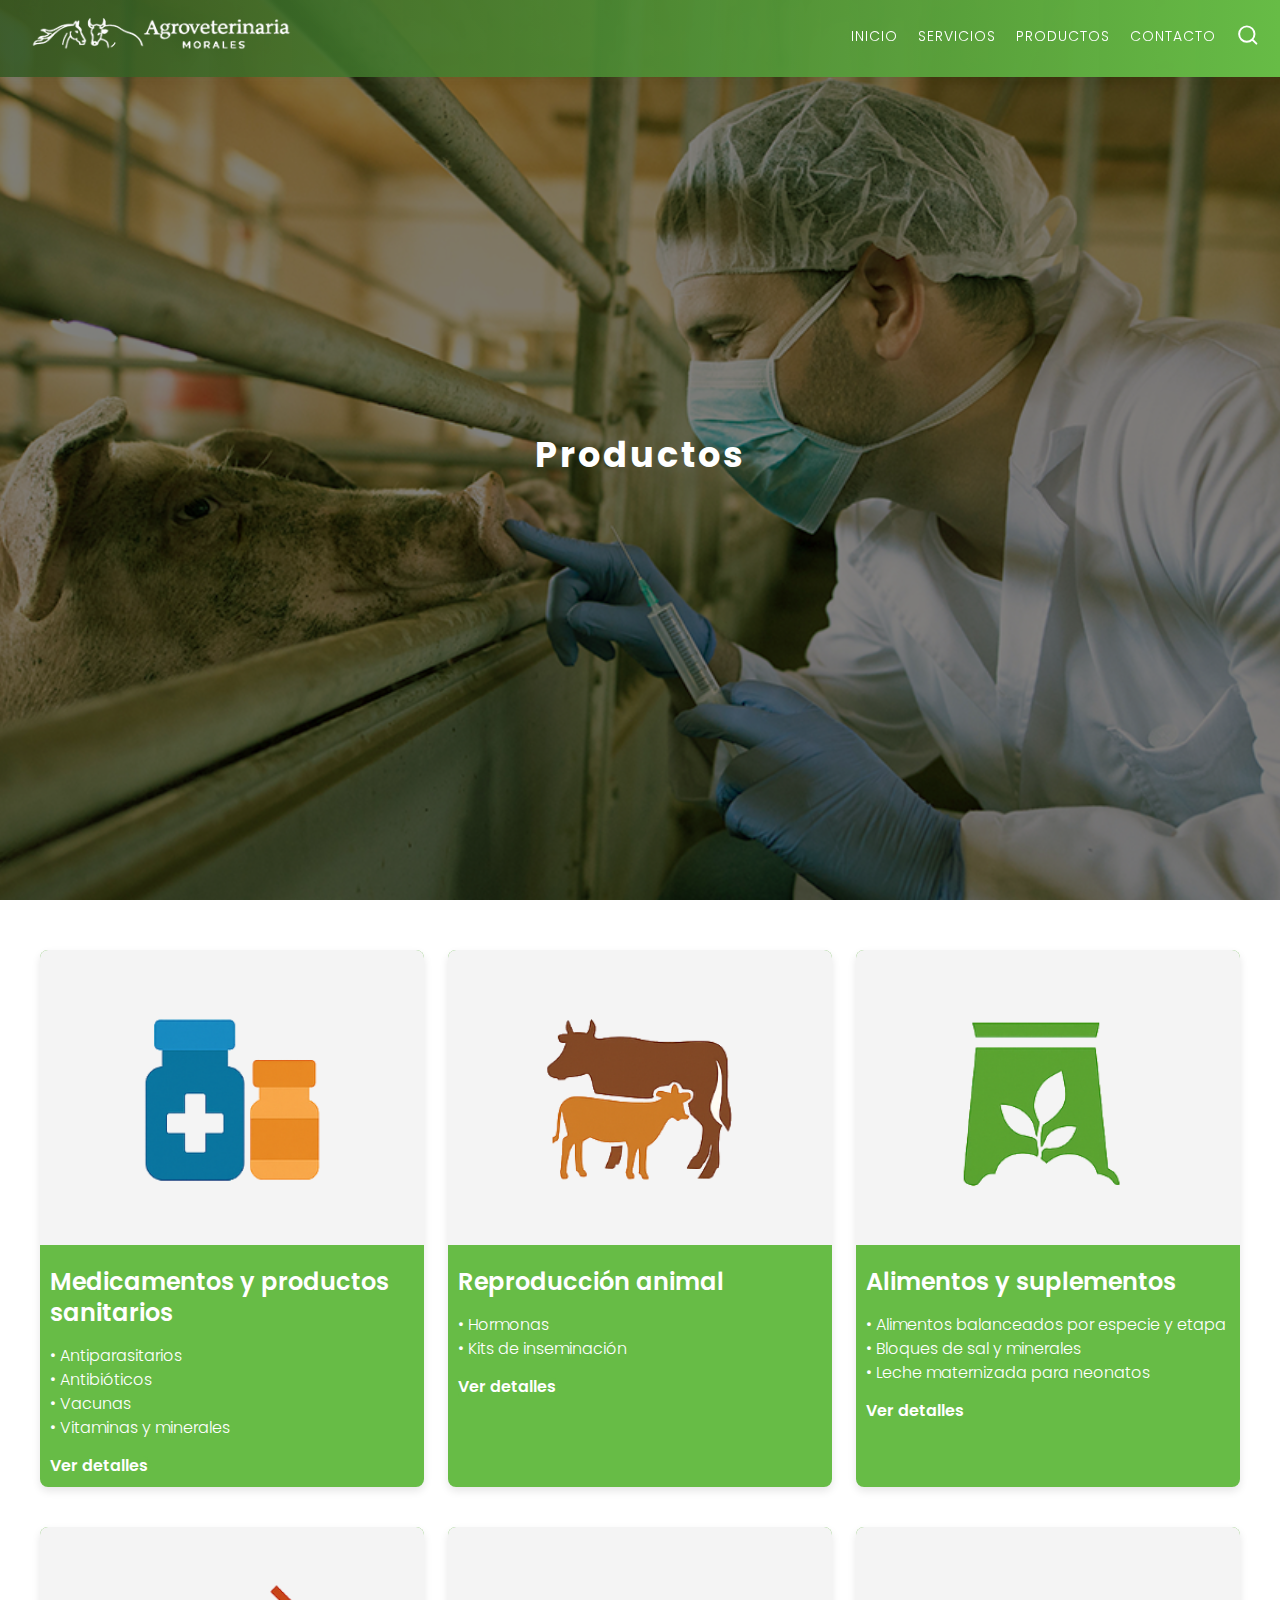
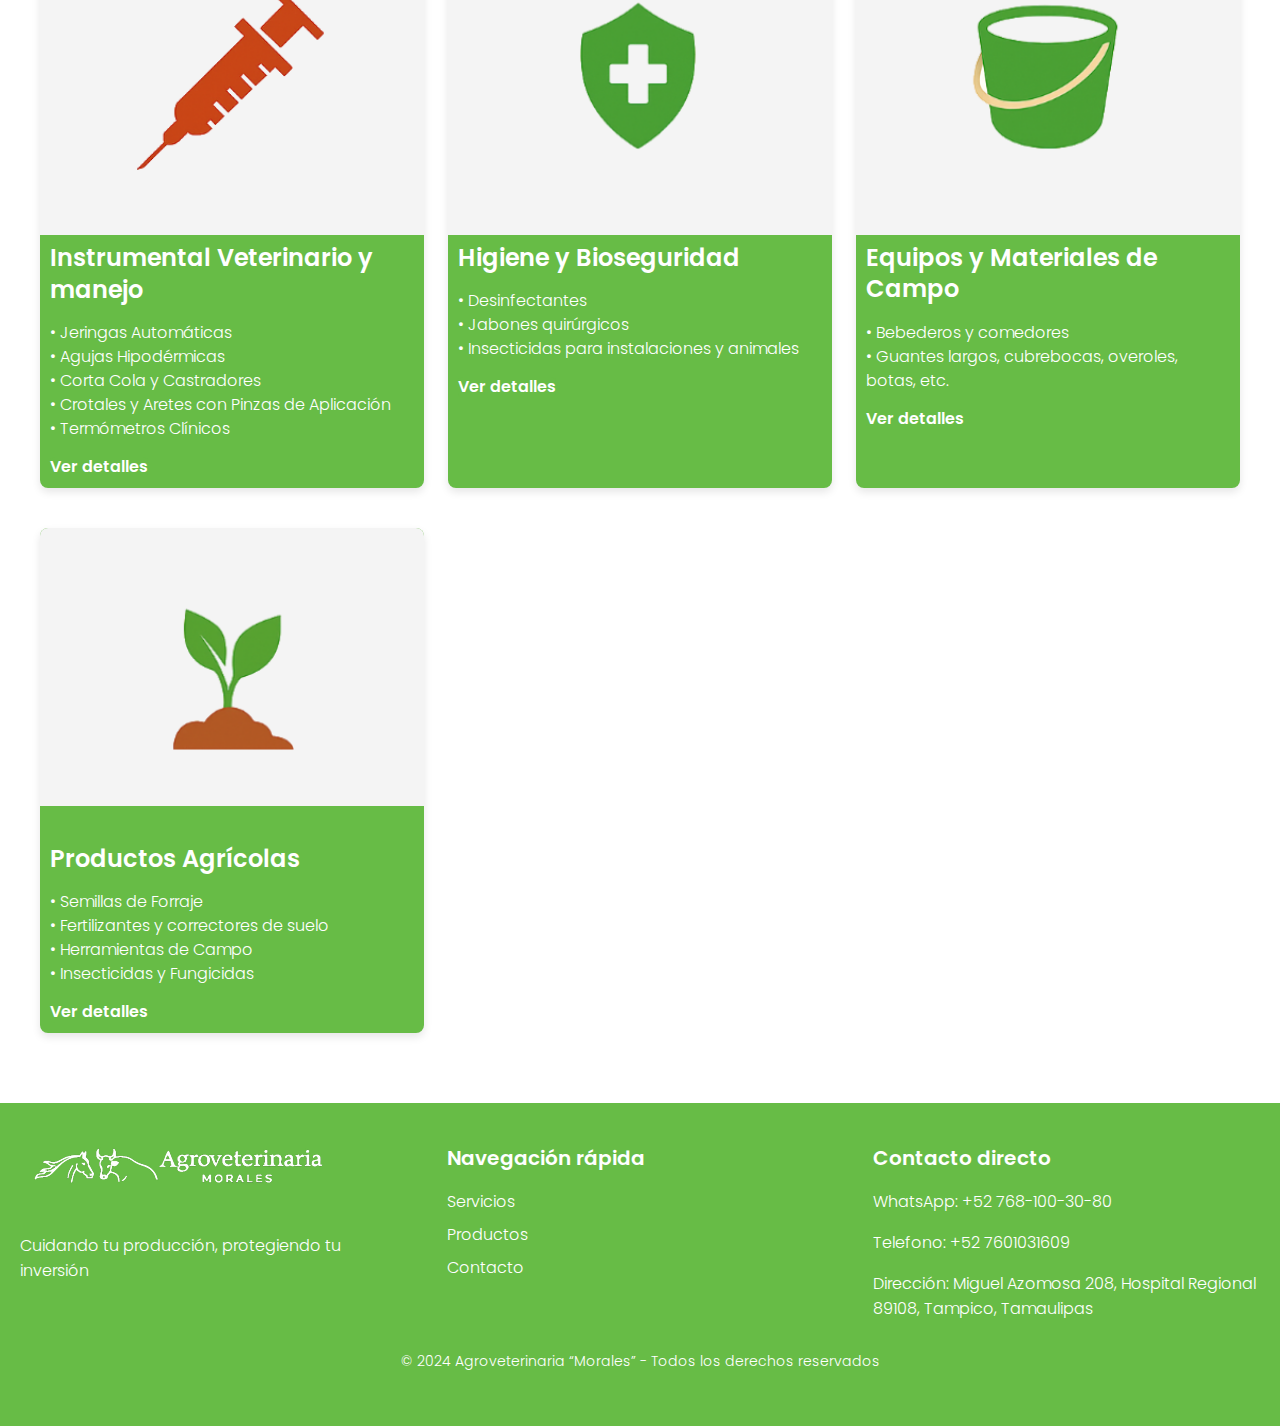
<file: productos.html>
<!DOCTYPE html>
<html lang="en">
  <head>
    <meta charset="utf-8" />
    <meta http-equiv="X-UA-Compatible" content="IE=Edge" />
    <meta name="viewport" content="width=device-width, initial-scale=1" />
    <meta name="keywords" content="" />
    <meta name="description" content="" />

    <title>Agreveterinaria Morales</title>

    <link rel="stylesheet" href="style.css" />
  </head>
  <body id="top">
    <!-- Navigation section -->
    <div class="navbar">
      <div class="container">
        <div class="navbar-header">
          <button class="navbar-toggle">
            <span class="icon icon-bar"></span>
            <span class="icon icon-bar"></span>
            <span class="icon icon-bar"></span>
          </button>
          <!-- Logo -->
          <a href="/" class="navbar-brand smoothScroll"
            ><img src="img/logo.png" alt="Logo" class="logo"
          /></a>
        </div>
        <div class="navbar-collapse">
          <ul class="navbar-nav">
            <li>
              <a href="/" class="smoothScroll"><span>Inicio</span></a>
            </li>
            <li>
              <a href="#servicios" class="smoothScroll"
                ><span>Servicios</span></a
              >
            </li>
            <li>
              <a href="#productos" class="smoothScroll"
                ><span>Productos</span></a
              >
            </li>
            <li>
              <a href="#contact" class="smoothScroll"
                ><span>Contacto</span></a
              >
            </li>
            <li>
              <a href="#search"
                ><img src="img/search.svg" alt="Buscar" class="search-icon"
              /></a>
            </li>
            <!-- Ícono de búsqueda -->
          </ul>
        </div>
      </div>
    </div>

    <!-- Home -->
    <section id="home">
      <div class="overlay"></div>
      <div class="container">
        <div class="row">
          <div class="col-md-10">
            <h1 class="text-title">
              Productos
            </h1>
          </div>
        </div>
      </div>
    </section>

    <!-- Productos -->
    <section id="productos">
      <div class="container">
    
        <!-- Cards de Productos -->
        <div class="row">
          <div class="product-card">
            <div class="product-content">
              <img
                src="img/products/medicamentos_productos.png"
                alt="Medicamentos y productos sanitarios"
              />
              <div class="product-details">
                <h3>Medicamentos y productos sanitarios</h3>
                <p class="product-description-p">
                  • Antiparasitarios <br />
                  • Antibióticos <br />
                  • Vacunas <br />
                  • Vitaminas y minerales
                </p>
                <a href="/medicamentoproductos.html" class="service-detail-btn">Ver detalles</a> 
              </div>
            </div>
          </div>
          <div class="product-card">
            <div class="product-content">
              <img
                src="img/products/reproducion_animal.png"
                alt="Reproducción animal"
              />
              <div class="product-details">
                <h3>Reproducción animal</h3>
                <p class="product-description-p">
                  • Hormonas <br />
                  • Kits de inseminación
                </p>
                <a href="/reproducionanimal.html" class="service-detail-btn">Ver detalles</a> 
              </div>
            </div>
          </div>
          <div class="product-card">
            <div class="product-content">
              <img
                src="img/products/alimentos_suplementos.png"
                alt="Alimentos y suplementos"
              />
              <div class="product-details">
                <h3>Alimentos y suplementos</h3>
                <p class="product-description-p">
                  • Alimentos balanceados por especie y etapa <br />
                  • Bloques de sal y minerales <br />
                  • Leche maternizada para neonatos
                </p>
                <a href="/alimentossuplementos.html" class="service-detail-btn">Ver detalles</a> 
              </div>
            </div>
          </div>

          <div class="product-card">
            <div class="product-content">
              <img
                src="img/products/instrumental_veterinario.png"
                alt="Instrumental veterinario y manejo"
              />
              <div class="product-details">
                <h3>Instrumental Veterinario
                  y manejo</h3>
                <p class="product-description-p">
                  • Jeringas Automáticas <br />
                  • Agujas Hipodérmicas <br />
                  • Corta Cola y Castradores <br>
                  • Crotales y Aretes con Pinzas de Aplicación <br>
                  • Termómetros Clínicos <br>
                </p>
                <a href="/instrumentalveterinario.html" class="service-detail-btn">Ver detalles</a> 
              </div>
            </div>
          </div>

          <div class="product-card">
            <div class="product-content">
              <img
                src="img/products/higiene_bioseguridad.png"
                alt="Higiene y Bioseguridad"
              />
              <div class="product-details">
                <h3>Higiene y Bioseguridad</h3>
                <p class="product-description-p">
                  • Desinfectantes <br />
                  • Jabones quirúrgicos <br />
                  • Insecticidas para instalaciones y animales <br>
                </p>
                <a href="/higienebioseguridad.html" class="service-detail-btn">Ver detalles</a> 
              </div>
            </div>
          </div>

          <div class="product-card">
            <div class="product-content">
              <img
                src="img/products/equipos_materiales.png"
                alt="Equipos y materiales de campo"
              />
              <div class="product-details">
                <h3>Equipos y Materiales de Campo</h3>
                <p class="product-description-p">
                  • Bebederos y comedores <br />
                  • Guantes largos, cubrebocas, overoles, botas, etc. <br />
                </p>
                <a href="/equiposmateriales.html" class="service-detail-btn">Ver detalles</a> 
              </div>
            </div>
          </div>

          <div class="product-card">
            <div class="product-content">
              <img
                src="img/products/productos_agricolas.png"
                alt="Productos agrícolas"
              />
              <div class="product-details">
                <h3>Productos Agrícolas</h3>
                <p class="product-description-p">
                  • Semillas de Forraje <br />
                  • Fertilizantes y correctores de suelo <br />
                  • Herramientas de Campo <br />
                  • Insecticidas y Fungicidas <br />
                </p>
                <a href="/productosagricolas.html" class="service-detail-btn">Ver detalles</a> 
              </div>
            </div>
          </div>

        </div>
      </div>
    </section>
    
    
    <footer id="footer">
      <div class="footer-container">
        <!-- Left: Logo -->
        <div class="footer-logo">
          <img src="img/logo-footer.png" alt="Agroveterinaria Morales" class="footer-logo-img">
          <p>Cuidando tu producción, protegiendo tu inversión</p>
        </div>
    
        <!-- Middle: Navigation -->
        <div class="footer-nav">
          <h3>Navegación rápida</h3>
          <ul>
            <li><a href="#servicios">Servicios</a></li>
            <li><a href="#productos">Productos</a></li>
            <li><a href="#contact">Contacto</a></li>
          </ul>
        </div>
    
        <!-- Right: Contact -->
        <div class="footer-contact">
          <h3>Contacto directo</h3>
          <p>WhatsApp: <a href="https://wa.me/+527681003080">+52 768-100-30-80</a></p>
          <p>Telefono: +52 7601031609</p>
          <p>Dirección: Miguel Azomosa 208, Hospital Regional 89108, Tampico, Tamaulipas</p>
        </div>
      </div>
    
      <!-- Footer Bottom: Copyright -->
      <div class="footer-bottom">
        <p>© 2024 Agroveterinaria “Morales” - Todos los derechos reservados</p>
      </div>
    </footer>
    
    
    
    
    
  </body>
</html>
</file>
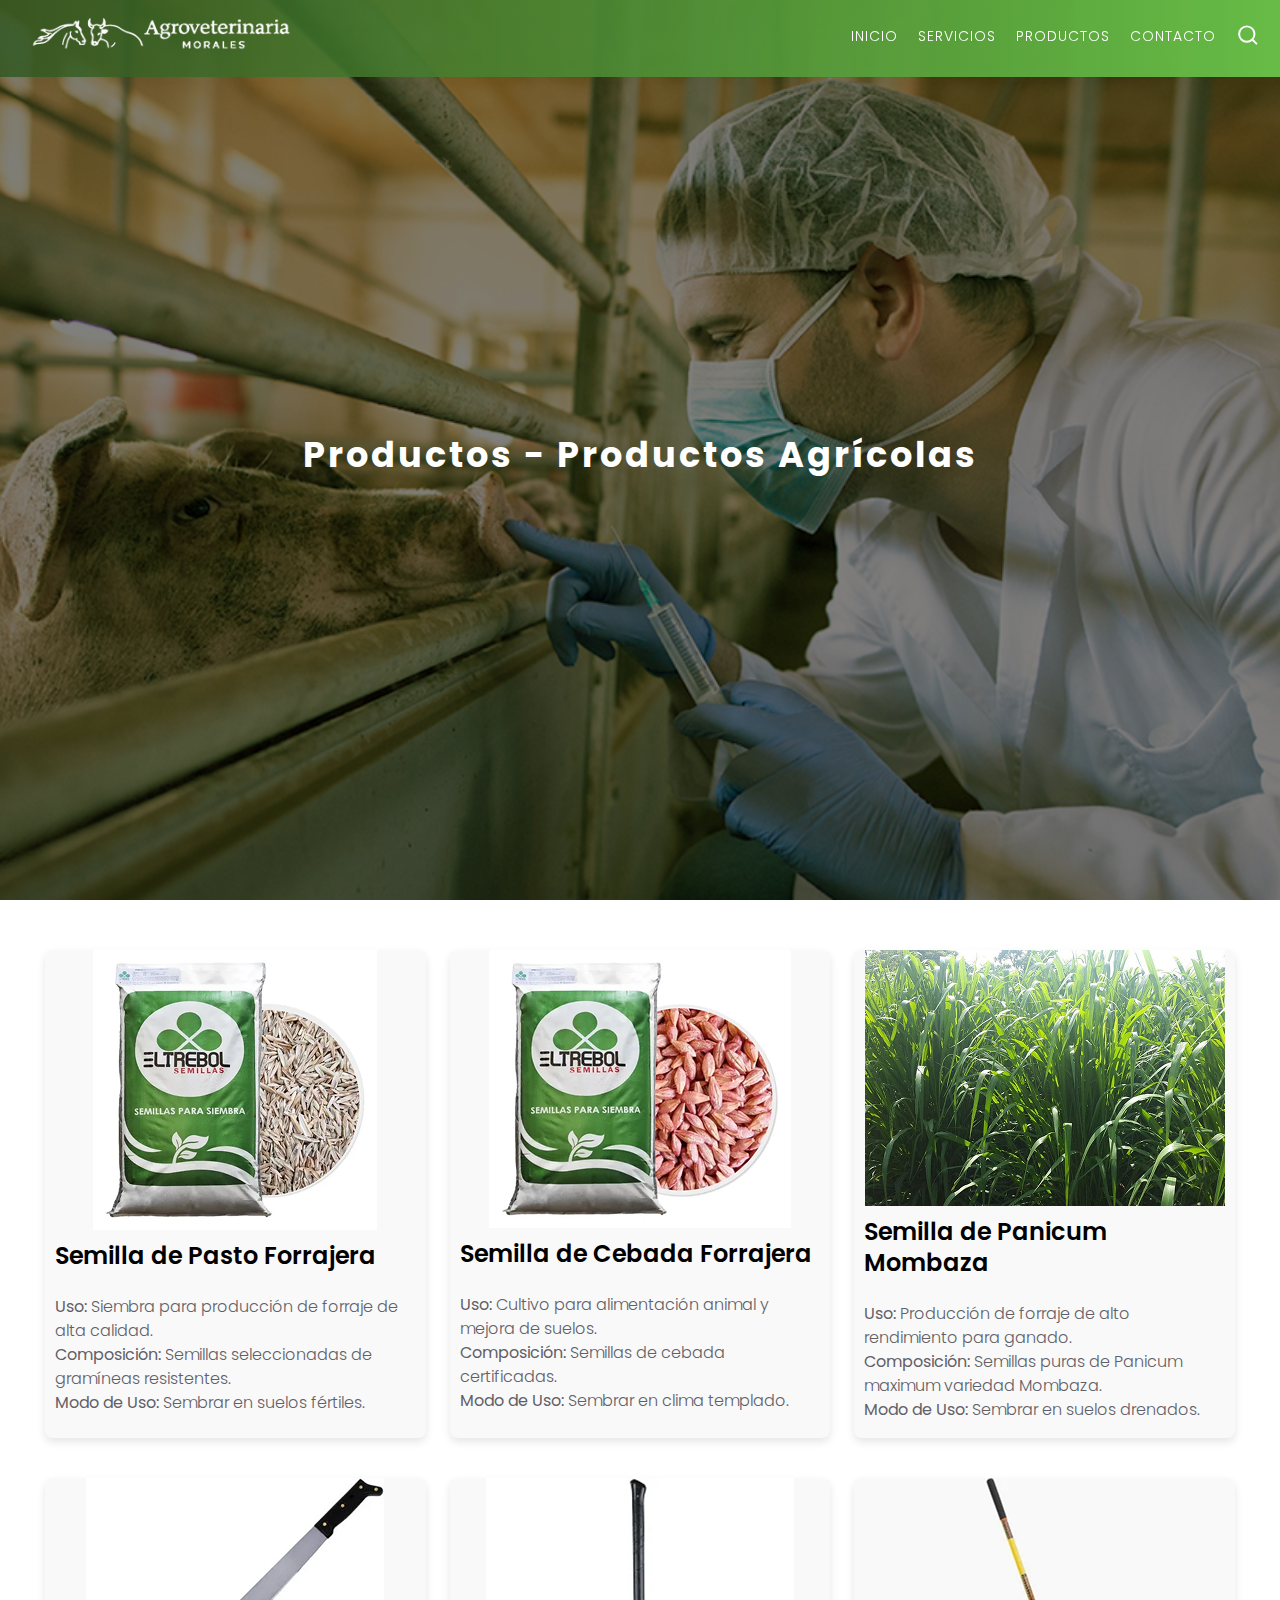
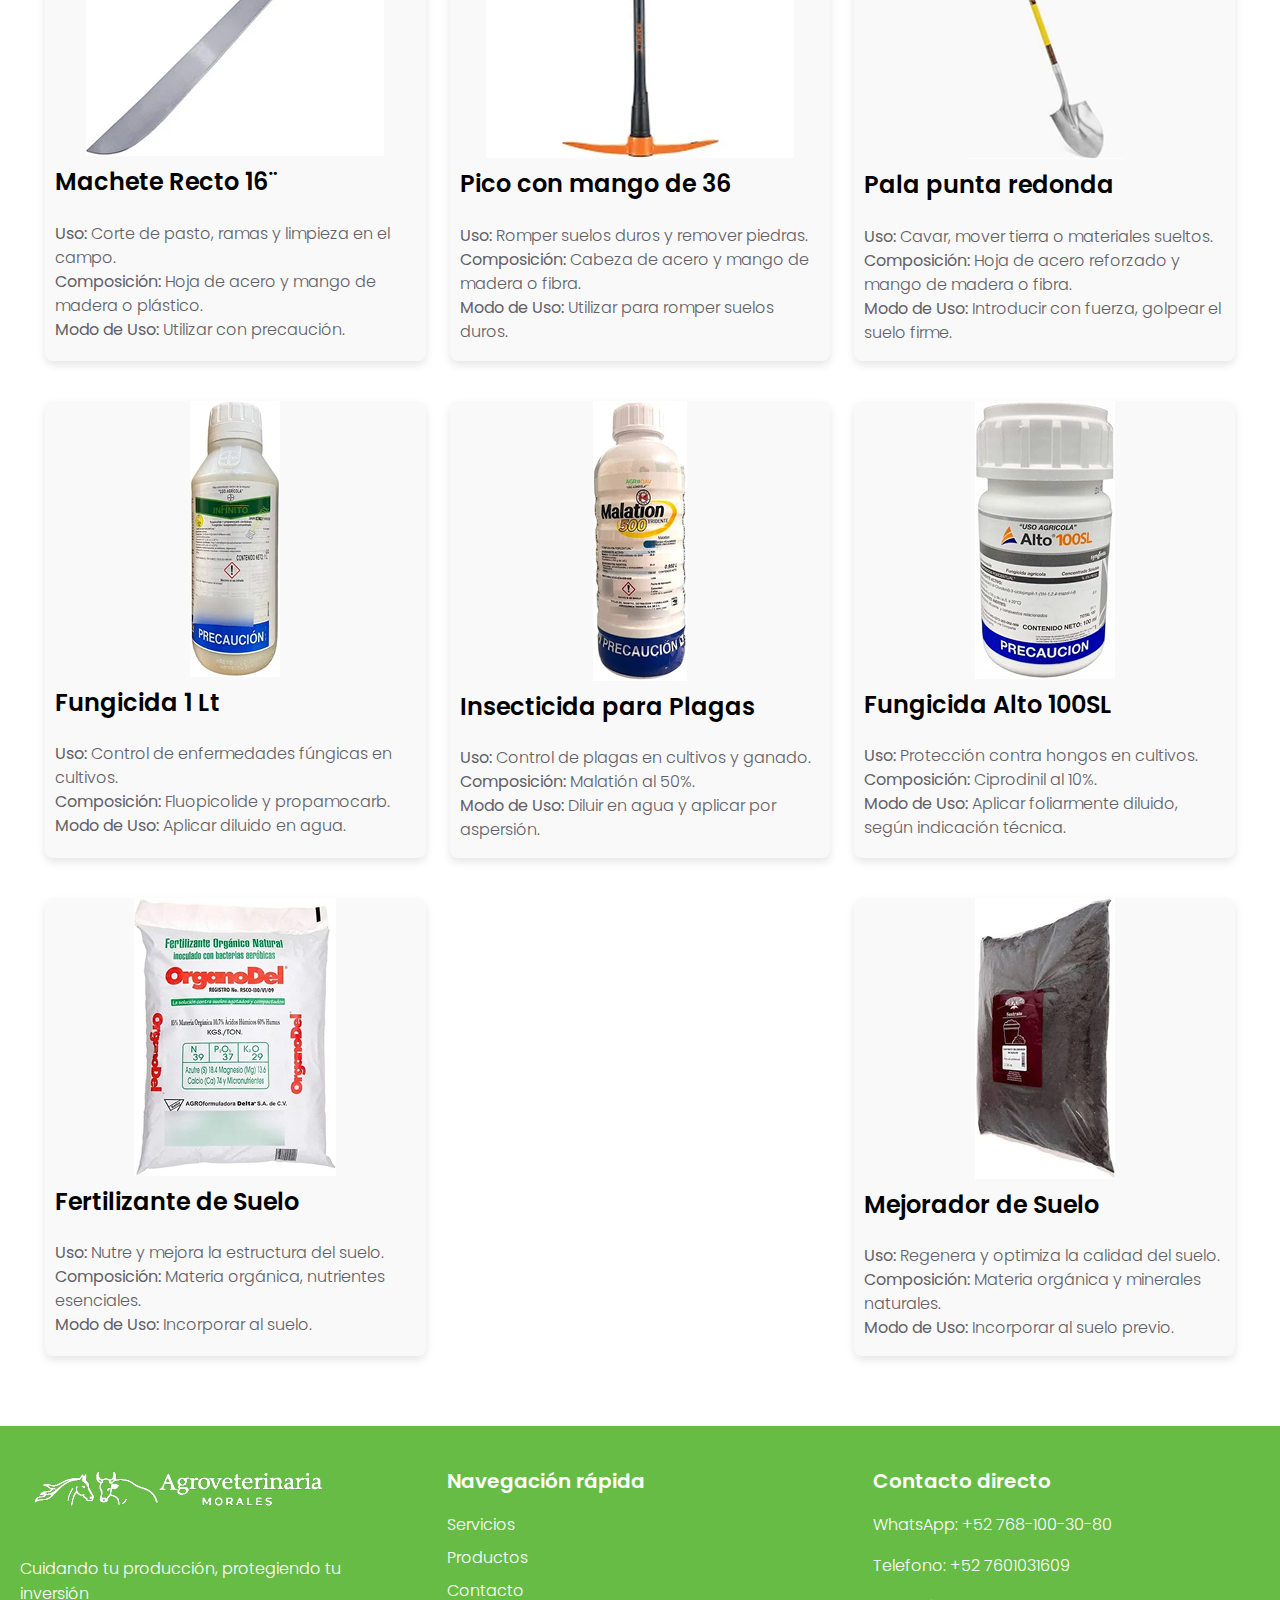
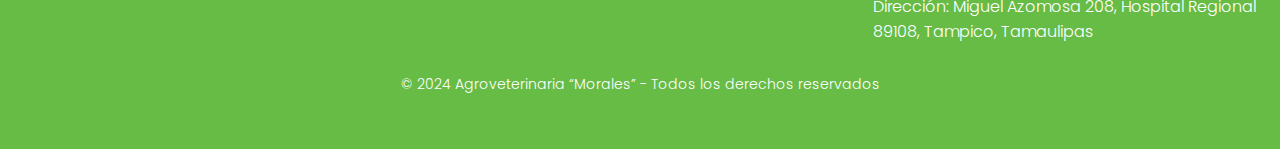
<file: productosagricolas.html>
<!DOCTYPE html>
<html lang="en">
  <head>
    <meta charset="utf-8" />
    <meta http-equiv="X-UA-Compatible" content="IE=Edge" />
    <meta name="viewport" content="width=device-width, initial-scale=1" />
    <meta name="keywords" content="" />
    <meta name="description" content="" />

    <title>Agreveterinaria Morales</title>

    <link rel="stylesheet" href="style.css" />
  </head>
  <body id="top">
    <!-- Navigation section -->
    <div class="navbar">
      <div class="container">
        <div class="navbar-header">
          <button class="navbar-toggle">
            <span class="icon icon-bar"></span>
            <span class="icon icon-bar"></span>
            <span class="icon icon-bar"></span>
          </button>
          <!-- Logo -->
          <a href="/" class="navbar-brand smoothScroll"
            ><img src="img/logo.png" alt="Logo" class="logo"
          /></a>
        </div>
        <div class="navbar-collapse">
          <ul class="navbar-nav">
            <li>
              <a href="/" class="smoothScroll"><span>Inicio</span></a>
            </li>
            <li>
              <a href="#servicios" class="smoothScroll"
                ><span>Servicios</span></a
              >
            </li>
            <li>
              <a href="#productos" class="smoothScroll"
                ><span>Productos</span></a
              >
            </li>
            <li>
              <a href="#contact" class="smoothScroll"
                ><span>Contacto</span></a
              >
            </li>
            <li>
              <a href="#search"
                ><img src="img/search.svg" alt="Buscar" class="search-icon"
              /></a>
            </li>
            <!-- Ícono de búsqueda -->
          </ul>
        </div>
      </div>
    </div>

    <!-- Home -->
    <section id="home">
      <div class="overlay"></div>
      <div class="container">
        <div class="row">
          <div class="col-md-10">
            <h1 class="text-title">Productos - Productos Agrícolas</h1>
          </div>
        </div>
      </div>
    </section>

    <!-- Servicios -->
    <section id="servicios">
      <div class="container">
        <!-- Cards de Servicios -->
        <div class="row">
          <!-- Card 1: Semilla de Pasto Forrajera -->
          <div class="service-card">
            <div class="service-content">
              <img
                src="img/products/productsagricolas/1.jpg"
                alt="Semilla de Pasto Forrajera"
              />
              <div class="service-details">
                <h3>Semilla de Pasto Forrajera</h3>
                <p class="service-description-p">
                  <strong>Uso:</strong> Siembra para producción de forraje de alta calidad.<br />
                  <strong>Composición:</strong> Semillas seleccionadas de gramíneas resistentes.<br />
                  <strong>Modo de Uso:</strong> Sembrar en suelos fértiles.
                </p>
              </div>
            </div>
          </div>
    
          <!-- Card 2: Semilla de Cebada Forrajera -->
          <div class="service-card">
            <div class="service-content">
              <img
                src="img/products/productsagricolas/2.jpg"
                alt="Semilla de Cebada Forrajera"
              />
              <div class="service-details">
                <h3>Semilla de Cebada Forrajera</h3>
                <p class="service-description-p">
                  <strong>Uso:</strong> Cultivo para alimentación animal y mejora de suelos.<br />
                  <strong>Composición:</strong> Semillas de cebada certificadas.<br />
                  <strong>Modo de Uso:</strong> Sembrar en clima templado.
                </p>
              </div>
            </div>
          </div>
    
          <!-- Card 3: Semilla de Panicum Mombaza -->
          <div class="service-card">
            <div class="service-content">
              <img
                src="img/products/productsagricolas/3.jpg"
                alt="Semilla de Panicum Mombaza"
              />
              <div class="service-details">
                <h3>Semilla de Panicum Mombaza</h3>
                <p class="service-description-p">
                  <strong>Uso:</strong> Producción de forraje de alto rendimiento para ganado.<br />
                  <strong>Composición:</strong> Semillas puras de Panicum maximum variedad Mombaza.<br />
                  <strong>Modo de Uso:</strong> Sembrar en suelos drenados.
                </p>
              </div>
            </div>
          </div>
    
          <!-- Card 4: Machete Recto 16¨ -->
          <div class="service-card">
            <div class="service-content">
              <img
                src="img/products/productsagricolas/4.jpg"
                alt="Machete Recto 16¨"
              />
              <div class="service-details">
                <h3>Machete Recto 16¨</h3>
                <p class="service-description-p">
                  <strong>Uso:</strong> Corte de pasto, ramas y limpieza en el campo.<br />
                  <strong>Composición:</strong> Hoja de acero y mango de madera o plástico.<br />
                  <strong>Modo de Uso:</strong> Utilizar con precaución.
                </p>
              </div>
            </div>
          </div>
    
          <!-- Card 5: Pico con mango de 36 -->
          <div class="service-card">
            <div class="service-content">
              <img
                src="img/products/productsagricolas/5.jpg"
                alt="Pico con mango de 36"
              />
              <div class="service-details">
                <h3>Pico con mango de 36</h3>
                <p class="service-description-p">
                  <strong>Uso:</strong> Romper suelos duros y remover piedras.<br />
                  <strong>Composición:</strong> Cabeza de acero y mango de madera o fibra.<br />
                  <strong>Modo de Uso:</strong> Utilizar para romper suelos duros.
                </p>
              </div>
            </div>
          </div>
    
          <!-- Card 6: Pala punta redonda -->
          <div class="service-card">
            <div class="service-content">
              <img
                src="img/products/productsagricolas/6.jpg"
                alt="Pala punta redonda"
              />
              <div class="service-details">
                <h3>Pala punta redonda</h3>
                <p class="service-description-p">
                  <strong>Uso:</strong> Cavar, mover tierra o materiales sueltos.<br />
                  <strong>Composición:</strong> Hoja de acero reforzado y mango de madera o fibra.<br />
                  <strong>Modo de Uso:</strong> Introducir con fuerza, golpear el suelo firme.
                </p>
              </div>
            </div>
          </div>
    
          <!-- Card 7: Fungicida 1 Lt -->
          <div class="service-card">
            <div class="service-content">
              <img
                src="img/products/productsagricolas/7.jpg"
                alt="Fungicida 1 Lt"
              />
              <div class="service-details">
                <h3>Fungicida 1 Lt</h3>
                <p class="service-description-p">
                  <strong>Uso:</strong> Control de enfermedades fúngicas en cultivos.<br />
                  <strong>Composición:</strong> Fluopicolide y propamocarb.<br />
                  <strong>Modo de Uso:</strong> Aplicar diluido en agua.
                </p>
              </div>
            </div>
          </div>
    
          <!-- Card 8: Insecticida para Plagas -->
          <div class="service-card">
            <div class="service-content">
              <img
                src="img/products/productsagricolas/8.jpg"
                alt="Insecticida para Plagas"
              />
              <div class="service-details">
                <h3>Insecticida para Plagas</h3>
                <p class="service-description-p">
                  <strong>Uso:</strong> Control de plagas en cultivos y ganado.<br />
                  <strong>Composición:</strong> Malatión al 50%.<br />
                  <strong>Modo de Uso:</strong> Diluir en agua y aplicar por aspersión.
                </p>
              </div>
            </div>
          </div>
    
          <!-- Card 9: Fungicida Alto 100SL -->
          <div class="service-card">
            <div class="service-content">
              <img
                src="img/products/productsagricolas/9.jpg"
                alt="Fungicida Alto 100SL"
              />
              <div class="service-details">
                <h3>Fungicida Alto 100SL</h3>
                <p class="service-description-p">
                  <strong>Uso:</strong> Protección contra hongos en cultivos.<br />
                  <strong>Composición:</strong> Ciprodinil al 10%.<br />
                  <strong>Modo de Uso:</strong> Aplicar foliarmente diluido, según indicación técnica.
                </p>
              </div>
            </div>
          </div>
    
          <!-- Card 10: Fertilizante de Suelo -->
          <div class="service-card">
            <div class="service-content">
              <img
                src="img/products/productsagricolas/10.jpg"
                alt="Fertilizante de Suelo"
              />
              <div class="service-details">
                <h3>Fertilizante de Suelo</h3>
                <p class="service-description-p">
                  <strong>Uso:</strong> Nutre y mejora la estructura del suelo.<br />
                  <strong>Composición:</strong> Materia orgánica, nutrientes esenciales.<br />
                  <strong>Modo de Uso:</strong> Incorporar al suelo.
                </p>
              </div>
            </div>
          </div>
    
          <!-- Card 11: Mejorador de Suelo -->
          <div class="service-card">
            <div class="service-content">
              <img
                src="img/products/productsagricolas/11.jpg"
                alt="Mejorador de Suelo"
              />
              <div class="service-details">
                <h3>Mejorador de Suelo</h3>
                <p class="service-description-p">
                  <strong>Uso:</strong> Regenera y optimiza la calidad del suelo.<br />
                  <strong>Composición:</strong> Materia orgánica y minerales naturales.<br />
                  <strong>Modo de Uso:</strong> Incorporar al suelo previo.
                </p>
              </div>
            </div>
          </div>
        </div>
      </div>
    </section>
    
    
    
    
    
    

    <footer id="footer">
      <div class="footer-container">
        <!-- Left: Logo -->
        <div class="footer-logo">
          <img
            src="img/logo-footer.png"
            alt="Agroveterinaria Morales"
            class="footer-logo-img"
          />
          <p>Cuidando tu producción, protegiendo tu inversión</p>
        </div>

        <!-- Middle: Navigation -->
        <div class="footer-nav">
          <h3>Navegación rápida</h3>
          <ul>
            <li><a href="#servicios">Servicios</a></li>
            <li><a href="#productos">Productos</a></li>
            <li><a href="#contact">Contacto</a></li>
          </ul>
        </div>

        <!-- Right: Contact -->
        <div class="footer-contact">
          <h3>Contacto directo</h3>
          <p>
            WhatsApp:
            <a href="https://wa.me/+527681003080">+52 768-100-30-80</a>
          </p>
          <p>Telefono: +52 7601031609</p>
          <p>
            Dirección: Miguel Azomosa 208, Hospital Regional 89108, Tampico,
            Tamaulipas
          </p>
        </div>
      </div>

      <!-- Footer Bottom: Copyright -->
      <div class="footer-bottom">
        <p>© 2024 Agroveterinaria “Morales” - Todos los derechos reservados</p>
      </div>
    </footer>
  </body>
</html>
</file>
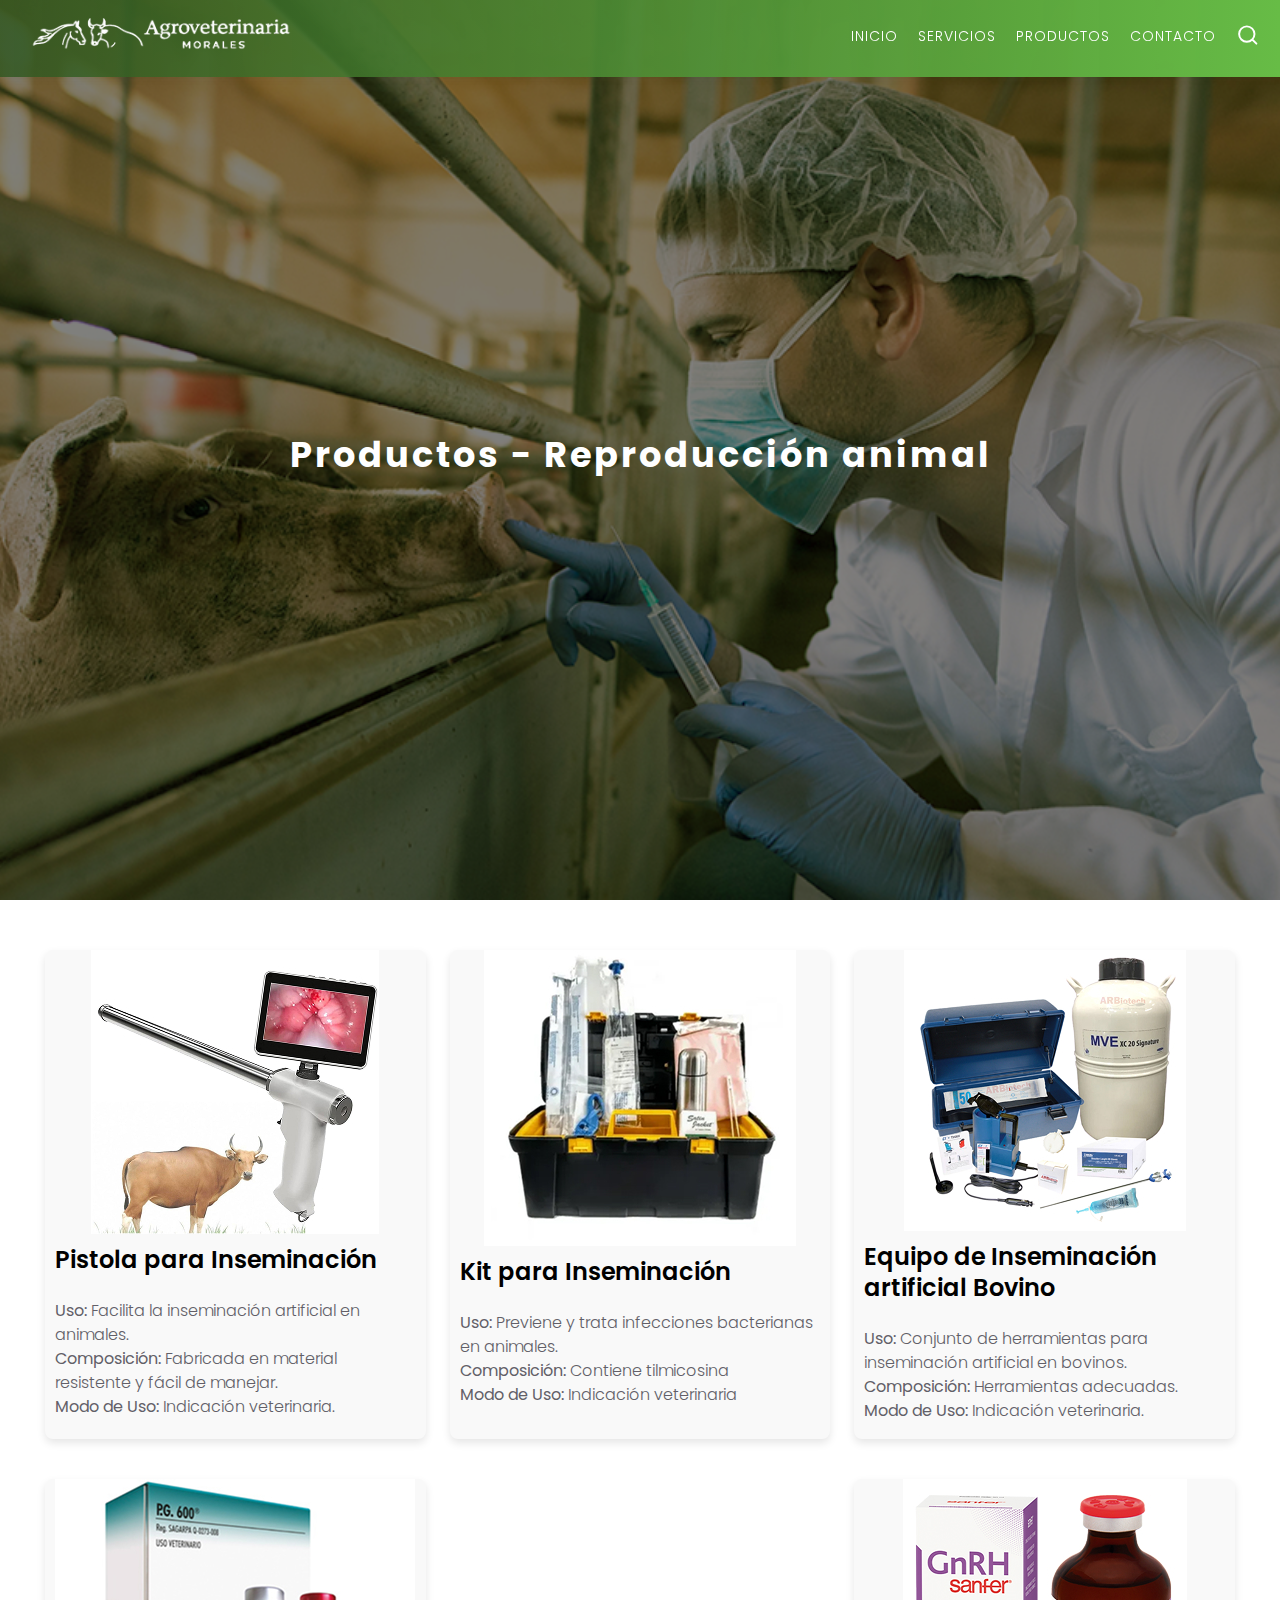
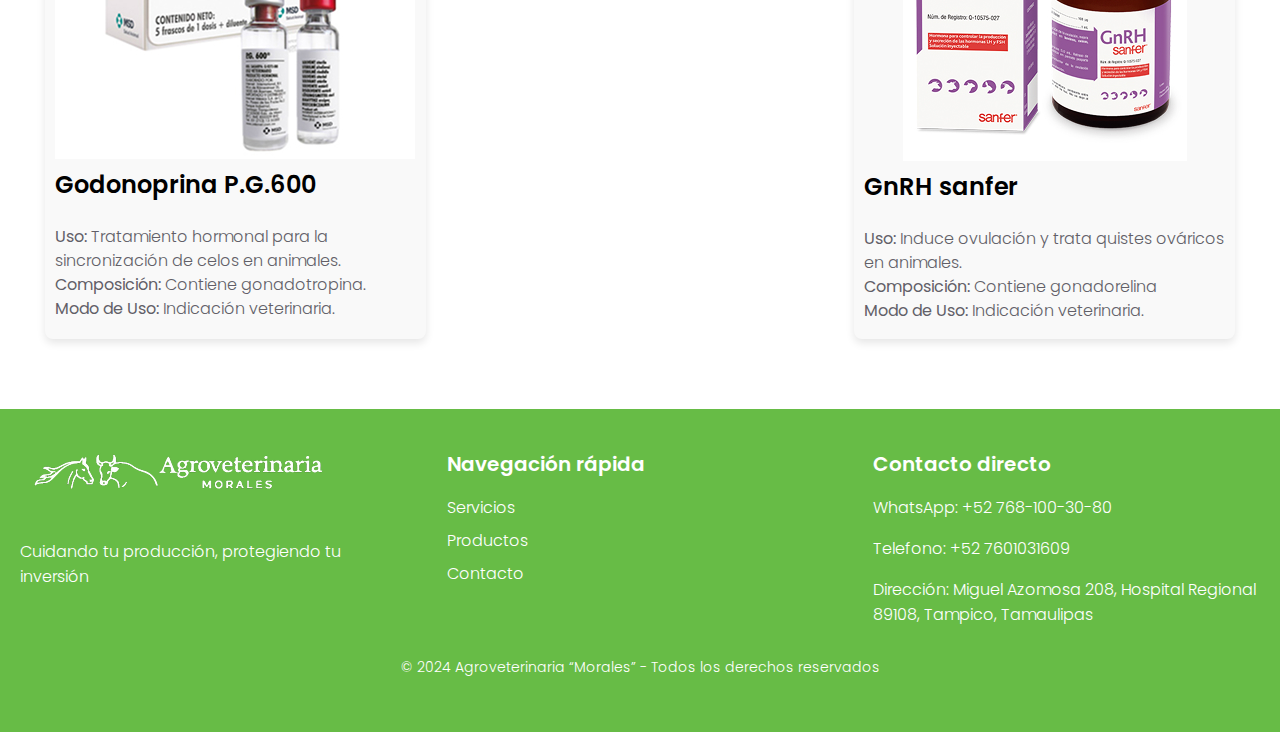
<file: reproducionanimal.html>
<!DOCTYPE html>
<html lang="en">
  <head>
    <meta charset="utf-8" />
    <meta http-equiv="X-UA-Compatible" content="IE=Edge" />
    <meta name="viewport" content="width=device-width, initial-scale=1" />
    <meta name="keywords" content="" />
    <meta name="description" content="" />

    <title>Agreveterinaria Morales</title>

    <link rel="stylesheet" href="style.css" />
  </head>
  <body id="top">
    <!-- Navigation section -->
    <div class="navbar">
      <div class="container">
        <div class="navbar-header">
          <button class="navbar-toggle">
            <span class="icon icon-bar"></span>
            <span class="icon icon-bar"></span>
            <span class="icon icon-bar"></span>
          </button>
          <!-- Logo -->
          <a href="/" class="navbar-brand smoothScroll"
            ><img src="img/logo.png" alt="Logo" class="logo"
          /></a>
        </div>
        <div class="navbar-collapse">
          <ul class="navbar-nav">
            <li>
              <a href="/" class="smoothScroll"><span>Inicio</span></a>
            </li>
            <li>
              <a href="#servicios" class="smoothScroll"
                ><span>Servicios</span></a
              >
            </li>
            <li>
              <a href="#productos" class="smoothScroll"
                ><span>Productos</span></a
              >
            </li>
            <li>
              <a href="#contact" class="smoothScroll"
                ><span>Contacto</span></a
              >
            </li>
            <li>
              <a href="#search"
                ><img src="img/search.svg" alt="Buscar" class="search-icon"
              /></a>
            </li>
            <!-- Ícono de búsqueda -->
          </ul>
        </div>
      </div>
    </div>

    <!-- Home -->
    <section id="home">
      <div class="overlay"></div>
      <div class="container">
        <div class="row">
          <div class="col-md-10">
            <h1 class="text-title">Productos - Reproducción animal</h1>
          </div>
        </div>
      </div>
    </section>

    <!-- Servicios -->
    <section id="servicios">
      <div class="container">
        <!-- Cards de Servicios -->
        <div class="row">
          <div class="service-card">
            <div class="service-content">
              <img
                src="img/products/reproducion_animal/1.jpg"
                alt="pistola inseminación"
              />
              <div class="service-details">
                <h3>Pistola para Inseminación</h3>
                <p class="service-description-p">
                  <strong>Uso:</strong>  Facilita la inseminación artificial 
                  en animales.<br>
                  <strong>Composición:</strong> Fabricada en material 
                  resistente y fácil de manejar. <br>
                  <strong>Modo de Uso:</strong>  Indicación veterinaria.
                </p>
              </div>
            </div>
          </div>
          <div class="service-card">
            <div class="service-content">
              <img
              src="img/products/reproducion_animal/2.jpg"
              alt="kit inseminación" />
              <div class="service-details">
                <h3>Kit para Inseminación</h3>
                <p class="service-description-p">
                  <strong>Uso:</strong>  Previene y trata infecciones
                  bacterianas en animales.<br>
                  <strong>Composición:</strong> Contiene tilmicosina <br>
                  <strong>Modo de Uso:</strong>   Indicación veterinaria
                </p>
              </div>
            </div>
          </div>
          <div class="service-card">
            <div class="service-content">
              <img                 
              src="img/products/reproducion_animal/3.jpg"
              alt="artificial bovino" />
              <div class="service-details">
                <h3>Equipo de Inseminación 
                  artificial Bovino</h3>
                <p class="service-description-p">
                  <strong>Uso:</strong>  Conjunto de herramientas para 
                  inseminación artificial en bovinos.<br>
                  <strong>Composición:</strong> Herramientas adecuadas. <br>
                  <strong>Modo de Uso:</strong>   Indicación veterinaria.
                </p>
              </div>
            </div>
          </div>

          <!-- Card 4: Desparasitación -->
          <div class="service-card">
            <div class="service-content">
              <img                
              src="img/products/reproducion_animal/4.jpg"
              alt="gonadotropina" />
              <div class="service-details">
                <h3>Godonoprina P.G.600</h3>
                <p class="service-description-p">
                  <strong>Uso:</strong>  Tratamiento hormonal para la 
                  sincronización de celos en animales.<br>
                  <strong>Composición:</strong> Contiene gonadotropina.  <br>
                  <strong>Modo de Uso:</strong>   Indicación veterinaria.
                </p>
              </div>
            </div>
          </div>

          <!-- Card 5: Cirugías -->
          <div class="service-card">
            <div class="service-content">
              <img                 
              src="img/products/reproducion_animal/5.jpg"
              alt="GnRH sanfer" />
              <div class="service-details">
                <h3>GnRH sanfer</h3>
                <p class="service-description-p">
                  <strong>Uso:</strong>   Induce ovulación y trata quistes 
                  ováricos en animales.<br>
                  <strong>Composición:</strong>  Contiene gonadorelina <br>
                  <strong>Modo de Uso:</strong>   Indicación veterinaria.
                </p>
              </div>
            </div>
          </div>

          
          </div>
        </div>
      </div>
    </section>

    <footer id="footer">
      <div class="footer-container">
        <!-- Left: Logo -->
        <div class="footer-logo">
          <img
            src="img/logo-footer.png"
            alt="Agroveterinaria Morales"
            class="footer-logo-img"
          />
          <p>Cuidando tu producción, protegiendo tu inversión</p>
        </div>

        <!-- Middle: Navigation -->
        <div class="footer-nav">
          <h3>Navegación rápida</h3>
          <ul>
            <li><a href="#servicios">Servicios</a></li>
            <li><a href="#productos">Productos</a></li>
            <li><a href="#contact">Contacto</a></li>
          </ul>
        </div>

        <!-- Right: Contact -->
        <div class="footer-contact">
          <h3>Contacto directo</h3>
          <p>
            WhatsApp:
            <a href="https://wa.me/+527681003080">+52 768-100-30-80</a>
          </p>
          <p>Telefono: +52 7601031609</p>
          <p>
            Dirección: Miguel Azomosa 208, Hospital Regional 89108, Tampico,
            Tamaulipas
          </p>
        </div>
      </div>

      <!-- Footer Bottom: Copyright -->
      <div class="footer-bottom">
        <p>© 2024 Agroveterinaria “Morales” - Todos los derechos reservados</p>
      </div>
    </footer>
  </body>
</html>
</file>
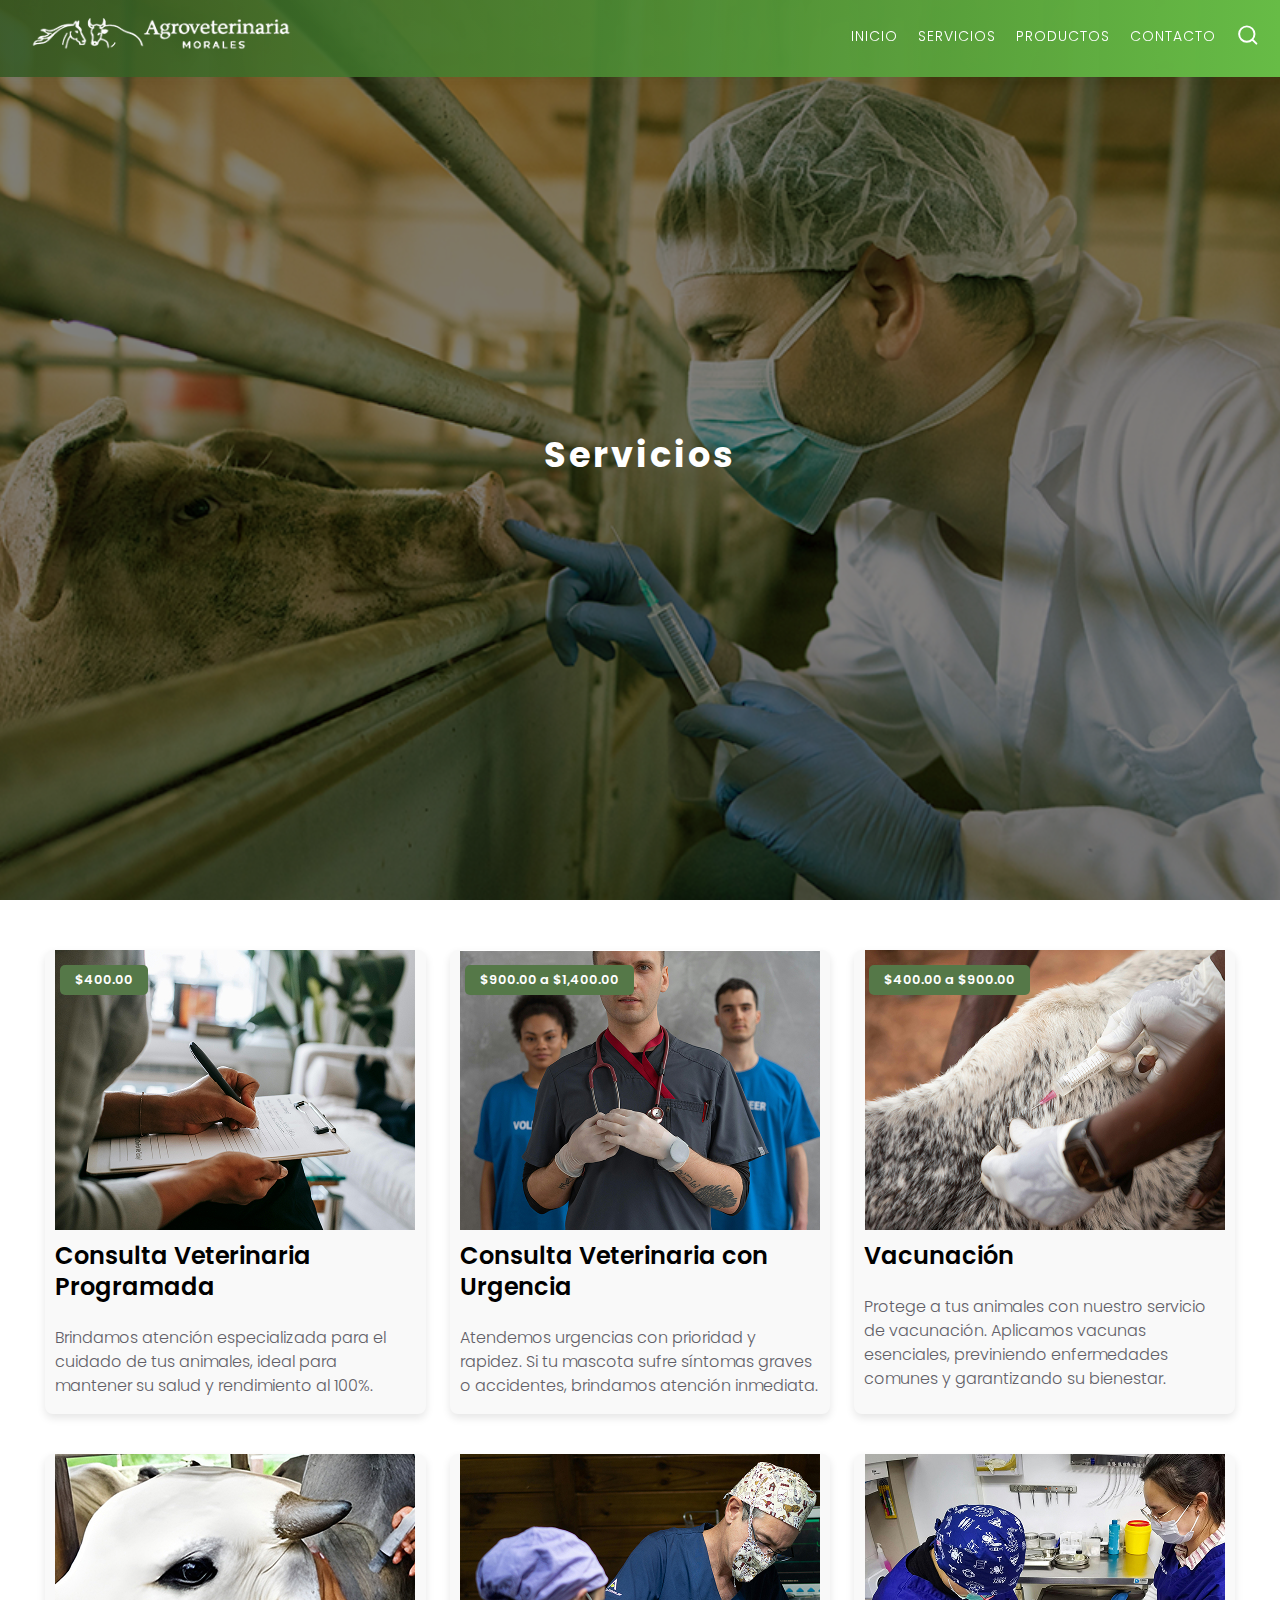
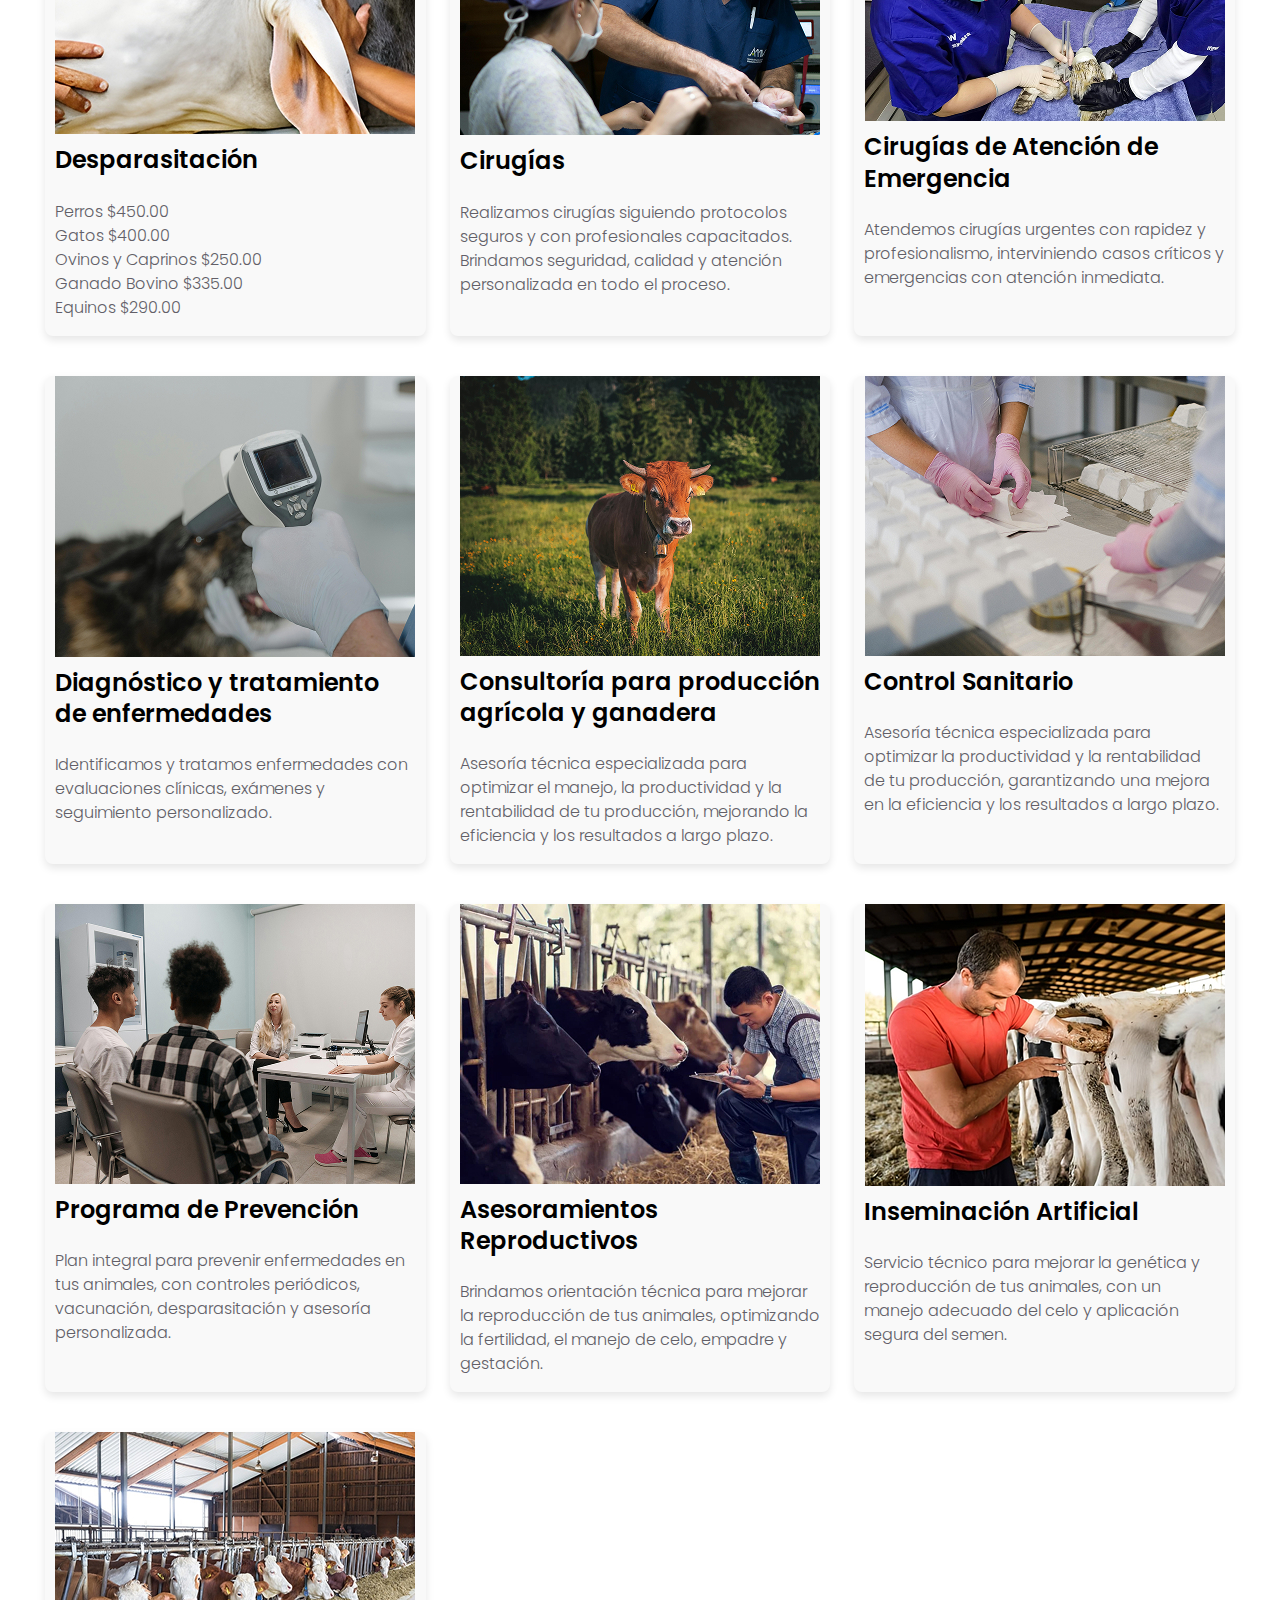
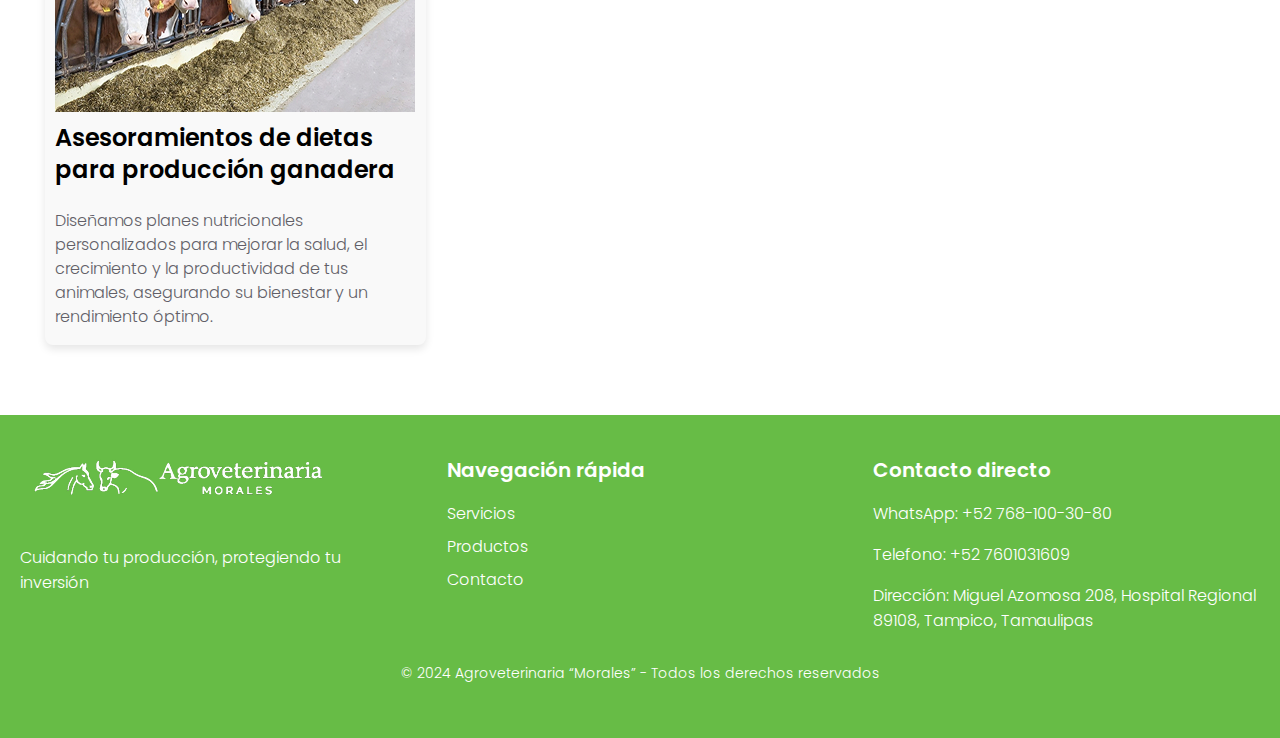
<file: servicios.html>
<!DOCTYPE html>
<html lang="en">
  <head>
    <meta charset="utf-8" />
    <meta http-equiv="X-UA-Compatible" content="IE=Edge" />
    <meta name="viewport" content="width=device-width, initial-scale=1" />
    <meta name="keywords" content="" />
    <meta name="description" content="" />

    <title>Agreveterinaria Morales</title>

    <link rel="stylesheet" href="style.css" />
  </head>
  <body id="top">
    <!-- Navigation section -->
    <div class="navbar">
      <div class="container">
        <div class="navbar-header">
          <button class="navbar-toggle">
            <span class="icon icon-bar"></span>
            <span class="icon icon-bar"></span>
            <span class="icon icon-bar"></span>
          </button>
          <!-- Logo -->
          <a href="/" class="navbar-brand smoothScroll"
            ><img src="img/logo.png" alt="Logo" class="logo"
          /></a>
        </div>
        <div class="navbar-collapse">
          <ul class="navbar-nav">
            <li>
              <a href="/" class="smoothScroll"><span>Inicio</span></a>
            </li>
            <li>
              <a href="#servicios" class="smoothScroll"
                ><span>Servicios</span></a
              >
            </li>
            <li>
              <a href="#productos" class="smoothScroll"
                ><span>Productos</span></a
              >
            </li>
            <li>
              <a href="#contact" class="smoothScroll"
                ><span>Contacto</span></a
              >
            </li>
            <li>
              <a href="#search"
                ><img src="img/search.svg" alt="Buscar" class="search-icon"
              /></a>
            </li>
            <!-- Ícono de búsqueda -->
          </ul>
        </div>
      </div>
    </div>

    <!-- Home -->
    <section id="home">
      <div class="overlay"></div>
      <div class="container">
        <div class="row">
          <div class="col-md-10">
            <h1 class="text-title">Servicios</h1>
          </div>
        </div>
      </div>
    </section>

    <!-- Servicios -->
    <section id="servicios">
      <div class="container">

        <!-- Cards de Servicios -->
        <div class="row">
          <div class="service-card">
            <div class="service-price">$400.00</div>
            <div class="service-content">
              <img
                src="img/services/service1.jpg"
                alt="Consulta Veterinaria Programada"
              />
              <div class="service-details">
                <h3>Consulta Veterinaria Programada</h3>
                <p class="service-description-p">
                  Brindamos atención especializada para el cuidado de tus
                  animales, ideal para mantener su salud y rendimiento al 100%.
                </p>
              </div>
            </div>
          </div>
          <div class="service-card">
            <div class="service-price">$900.00 a $1,400.00</div>
            <div class="service-content">
              <img
                src="img/services/service2.jpg"
                alt="Consulta Veterinaria con Urgencia"
              />
              <div class="service-details">
                <h3>Consulta Veterinaria con Urgencia</h3>
                <p class="service-description-p">
                  Atendemos urgencias con prioridad y rapidez. Si tu mascota
                  sufre síntomas graves o accidentes, brindamos atención
                  inmediata.
                </p>
              </div>
            </div>
          </div>
          <div class="service-card">
            <div class="service-price">$400.00 a $900.00</div>
            <div class="service-content">
              <img src="img/services/service3.jpg" alt="Vacunación" />
              <div class="service-details">
                <h3>Vacunación</h3>
                <p class="service-description-p">
                  Protege a tus animales con nuestro servicio de vacunación.
                  Aplicamos vacunas esenciales, previniendo enfermedades comunes
                  y garantizando su bienestar.
                </p>
              </div>
            </div>
          </div>

          <!-- Card 4: Desparasitación -->
          <div class="service-card">
            <div class="service-content">
              <img src="img/services/service4.jpg" alt="Desparasitación" />
              <div class="service-details">
                <h3>Desparasitación</h3>
                <p class="service-description-p">
                  Perros $450.00 <br> Gatos $400.00 <br> Ovinos y Caprinos $250.00 <br>Ganado
                  Bovino $335.00 <br>Equinos $290.00
                </p>
              </div>
            </div>
          </div>

          <!-- Card 5: Cirugías -->
          <div class="service-card">
            <div class="service-content">
              <img src="img/services/service5.jpg" alt="Cirugías" />
              <div class="service-details">
                <h3>Cirugías</h3>
                <p class="service-description-p">
                  Realizamos cirugías siguiendo protocolos seguros y con
                  profesionales capacitados. Brindamos seguridad, calidad y
                  atención personalizada en todo el proceso.
                </p>
              </div>
            </div>
          </div>

          <!-- Card 6: Cirugías de Atención de Emergencia -->
          <div class="service-card">
            <div class="service-content">
              <img
                src="img/services/service6.jpg"
                alt="Cirugías de Atención de Emergencia"
              />
              <div class="service-details">
                <h3>Cirugías de Atención de Emergencia</h3>
                <p class="service-description-p">
                  Atendemos cirugías urgentes con rapidez y profesionalismo,
                  interviniendo casos críticos y emergencias con atención
                  inmediata.
                </p>
              </div>
            </div>
          </div>

          <!-- Card 7: Diagnóstico y tratamiento de enfermedades -->
          <div class="service-card">
            <div class="service-content">
              <img
                src="img/services/service7.jpg"
                alt="Diagnóstico y tratamiento de enfermedades"
              />
              <div class="service-details">
                <h3>Diagnóstico y tratamiento de enfermedades</h3>
                <p class="service-description-p">
                  Identificamos y tratamos enfermedades con evaluaciones
                  clínicas, exámenes y seguimiento personalizado.
                </p>
              </div>
            </div>
          </div>

          <!-- Card 8: Consultoría para producción agrícola y ganadera -->
          <div class="service-card">
            <div class="service-content">
              <img
                src="img/services/service8.jpg"
                alt="Consultoría para producción agrícola y ganadera"
              />
              <div class="service-details">
                <h3>Consultoría para producción agrícola y ganadera</h3>
                <p class="service-description-p">
                  Asesoría técnica especializada para optimizar el manejo, la
                  productividad y la rentabilidad de tu producción, mejorando la
                  eficiencia y los resultados a largo plazo.
                </p>
              </div>
            </div>
          </div>

          <!-- Card 9: Control Sanitario -->
          <div class="service-card">
            <div class="service-content">
              <img src="img/services/service9.jpg" alt="Control Sanitario" />
              <div class="service-details">
                <h3>Control Sanitario</h3>
                <p class="service-description-p">
                  Asesoría técnica especializada para optimizar la productividad
                  y la rentabilidad de tu producción, garantizando una mejora en
                  la eficiencia y los resultados a largo plazo.
                </p>
              </div>
            </div>
          </div>

          <!-- Card 10: Programa de Prevención -->
          <div class="service-card">
            <div class="service-content">
              <img
                src="img/services/service10.jpg"
                alt="Programa de Prevención"
              />
              <div class="service-details">
                <h3>Programa de Prevención</h3>
                <p class="service-description-p">
                  Plan integral para prevenir enfermedades en tus animales, con
                  controles periódicos, vacunación, desparasitación y asesoría
                  personalizada.
                </p>
              </div>
            </div>
          </div>

          <!-- Card 11: Asesoramientos Reproductivos -->
          <div class="service-card">
            <div class="service-content">
              <img
                src="img/services/service11.jpg"
                alt="Asesoramientos Reproductivos"
              />
              <div class="service-details">
                <h3>Asesoramientos Reproductivos</h3>
                <p class="service-description-p">
                  Brindamos orientación técnica para mejorar la reproducción de
                  tus animales, optimizando la fertilidad, el manejo de celo,
                  empadre y gestación.
                </p>
              </div>
            </div>
          </div>

          <!-- Card 12: Inseminación Artificial -->
          <div class="service-card">
            <div class="service-content">
              <img
                src="img/services/service12.jpg"
                alt="Inseminación Artificial"
              />
              <div class="service-details">
                <h3>Inseminación Artificial</h3>
                <p class="service-description-p">
                  Servicio técnico para mejorar la genética y reproducción de
                  tus animales, con un manejo adecuado del celo y aplicación
                  segura del semen.
                </p>
              </div>
            </div>
          </div>

          <!-- Card 13: Asesoramientos de dietas para producción ganadera -->
          <div class="service-card">
            <div class="service-content">
              <img
                src="img/services/service13.jpg"
                alt="Asesoramientos de dietas para producción ganadera"
              />
              <div class="service-details">
                <h3>Asesoramientos de dietas para producción ganadera</h3>
                <p class="service-description-p">
                  Diseñamos planes nutricionales personalizados para mejorar la
                  salud, el crecimiento y la productividad de tus animales,
                  asegurando su bienestar y un rendimiento óptimo.
                </p>
              </div>
            </div>
          </div>
        </div>
      </div>
    </section>

    <footer id="footer">
      <div class="footer-container">
        <!-- Left: Logo -->
        <div class="footer-logo">
          <img
            src="img/logo-footer.png"
            alt="Agroveterinaria Morales"
            class="footer-logo-img"
          />
          <p>Cuidando tu producción, protegiendo tu inversión</p>
        </div>

        <!-- Middle: Navigation -->
        <div class="footer-nav">
          <h3>Navegación rápida</h3>
          <ul>
            <li><a href="#servicios">Servicios</a></li>
            <li><a href="#productos">Productos</a></li>
            <li><a href="#contact">Contacto</a></li>
          </ul>
        </div>

        <!-- Right: Contact -->
        <div class="footer-contact">
          <h3>Contacto directo</h3>
          <p>
            WhatsApp: <a href="https://wa.me/+527681003080">+52 768-100-30-80</a>
          </p>
          <p>Telefono: +52 7601031609</p>
          <p>
            Dirección: Miguel Azomosa 208, Hospital Regional 89108, Tampico,
            Tamaulipas
          </p>
        </div>
      </div>

      <!-- Footer Bottom: Copyright -->
      <div class="footer-bottom">
        <p>© 2024 Agroveterinaria “Morales” - Todos los derechos reservados</p>
      </div>
    </footer>
  </body>
</html>
</file>
<file: style.css>
@import url('https://fonts.googleapis.com/css2?family=Poppins:ital,wght@0,100;0,200;0,300;0,400;0,500;0,600;0,700;0,800;0,900;1,100;1,200;1,300;1,400;1,500;1,600;1,700;1,800;1,900&display=swap');

/* Body */
body {
  background: #ffffff;
  font-family: 'Poppins', sans-serif;
  font-style: normal;
  font-weight: 300;
  position: relative;
  margin: 0;
  padding: 0;
}

/* Navbar */
.navbar {
  background: linear-gradient(90deg, rgba(47, 86, 32, 0.82) 0%, #67BC46 100%); /* Gradiente con opacidad en el color fuerte */
  position: fixed;
  top: 0;
  width: 100%;
  box-shadow: 0px 2px 8px 0px rgba(50, 50, 50, 0.05);
  z-index: 1000;
}


.navbar .container {
  display: flex;
  justify-content: space-between;
  align-items: center;
  padding: 10px 20px;
}

.navbar-header .navbar-toggle {
  display: none;
}

.navbar-brand img {
  height: 50px; /* Ajusta el tamaño del logo */
}

.navbar-nav {
  display: flex;
  list-style-type: none;
  border: none;
  margin: 0;
  padding: 0;
}

.navbar-nav li {
  margin-left: 20px;
}

.navbar-nav li a {
  color: #ffffff;
  font-size: 14px;
  font-weight: 300;
  letter-spacing: 1px;
  text-transform: uppercase;
  transition: all 0.4s ease-in-out;
  text-decoration: none; 
}

.navbar-nav li a:hover {
  color: #304352;
}

.search-icon {
  width: 24px;
  height: 24px;
}

/* Home Section */
#home {
  display: flex;
  align-items: center;
  justify-content: center;
  height: 100vh;
  text-align: center;
  background: url('img/hero.jpg') no-repeat center center/cover; /* Fondo de imagen */
  background-size: cover;
  position: relative;
}

#home .overlay {
  background: rgba(0, 0, 0, 0.5);
  position: absolute;
  width: 100%;
  height: 100%;
  top: 0;
  left: 0;
}

#home .container {
  z-index: 1;
  color: #ffffff;
}

#home h1 {
  font-size: 2.2rem; /* Ajustado a un tamaño más pequeño */
  font-weight: 700;
  letter-spacing: 3px;
  margin-bottom: 15px;
}

#home p {
  font-size: 18px; /* Tamaño de texto más pequeño */
  letter-spacing: 1px;
  line-height: 34px;
  margin-bottom: 25px;
}

.btn {
  background: #67BC46; /* Color del botón */
  font-weight: 300;
  letter-spacing: 2px;
  padding: 14px 32px;
  margin-top: 20px; /* Menos espacio arriba */
  color: #ffffff;
  text-decoration: none;
  border-radius: 16px;
  display: inline-block;
  position: relative;
}

.play-icon {
  width: 24px;
  height: 24px;
  margin-left: 8px;
  vertical-align: middle;
}

.btn:hover {
  background: #2b9b2f;
}


/* Servicios */
#servicios {
  padding: 50px 20px;
  text-align: center;
}

#servicios .container {
  max-width: 1200px;
  margin: 0 auto;
  padding: 0 25px;
}

#servicios .text-title {
  font-size: 32px;
  font-weight: 700;
  text-transform: uppercase;
  letter-spacing: 3px;
  color: #67BC46;
  margin-bottom: 20px;
}

#servicios .service-description {
  font-size: 18px;
  letter-spacing: 1px;
  line-height: 34px;
  margin-bottom: 30px;
  color: #333;
}

/* Cards de Servicios */
#servicios {
  padding: 50px 20px;
  text-align: center;
}

#servicios .container {
  max-width: 1200px;
  margin: 0 auto;
}

#servicios .text-title {
  font-size: 32px;
  font-weight: 700;
  text-transform: uppercase;
  letter-spacing: 3px;
  color: #67BC46;
  margin-bottom: 20px;
}

#servicios .service-description {
  font-size: 18px;
  letter-spacing: 1px;
  line-height: 34px;
  margin-bottom: 30px;
  color: #333;
}

/* Servicios Section */
#servicios {
  padding: 50px 20px;
  text-align: center;
}

#servicios .container {
  max-width: 1200px;
  margin: 0 auto;
}

#servicios .text-title {
  font-size: 32px;
  font-weight: 800;
  text-transform: uppercase;
  letter-spacing: 3px;
  color: #67BC46;
  margin-bottom: 20px;
  text-align: center;
}

#servicios .service-description {
  font-size: 16px; 
  line-height: 1.5;
  color: #000;
  margin: 59px;
}

#servicios .service-description-p {
  font-size: 16px; 
  line-height: 1.5;
  color: #625F68;
}

#servicios .service-details {
  font-size: 16px;
  line-height: 1.3;
  margin: 10px 0;
  color: #625F68; /* Color del texto */
  text-align: left; /* Alineación del texto a la izquierda */
  border-left: 16px; /* Borde izquierdo de 16px */
  border-right: 16px; /* Borde derecho de 16px */
  padding-left: 10px; /* Relleno a la izquierda */
  padding-right: 10px; /* Relleno a la derecha */
}




/* Cards de Servicios */
.row {
  display: flex;
  justify-content: space-between;
  flex-wrap: wrap;
  gap: 20px;
}

.service-card {
  background-color: #f9f9f9;
  border-radius: 8px;
  width: 32%;
  margin-bottom: 20px;
  box-shadow: 0px 4px 8px rgba(0, 0, 0, 0.1);
  text-align: left;
  position: relative;
}

.service-card img {
  display: block;  /* Esto elimina el espacio extra debajo de la imagen */
  margin-left: auto;  /* Centra la imagen horizontalmente */
  margin-right: auto; /* Centra la imagen horizontalmente */
  max-width: 100%; /* Asegura que la imagen no se salga del contenedor */
  height: auto; /* Mantiene la proporción de la imagen */
}


.service-price {
  position: absolute;
  top: 15px;
  left: 15px;
  background-color: #557848;
  color: #fff;
  padding: 5px 15px;
  border-radius: 5px;
  font-size: 13px;
  font-weight: 600;
}

h3 {
  color: #000;
  font-size: 24px;
  text-align: left;
  font-weight: 600;
  margin-block-start: auto
}


.service-card span {
  font-size: 18px;
  font-weight: 600;
  color: #67BC46;
}


.see-more-container {
  margin-top: 30px;
}

.see-more-btn {
  display: inline-block;
  background-color: #67BC46;
  color: #fff;
  font-size: 18px;
  padding: 16px 32px;
  text-align: center;
  border-radius: 16px;
  text-decoration: none;
  width: 320px;
  line-height: 32px;
}

.see-more-btn:hover {
  background-color: #2b9b2f;
}


/* PRODUCTOS */

/* Productos Section */
#productos {
  padding: 50px 20px;
  text-align: center;
}

#productos .container {
  max-width: 1200px;
  margin: 0 auto;
}

#productos .text-title {
  font-size: 32px;
  font-weight: 700;
  text-transform: uppercase;
  letter-spacing: 3px;
  color: #67BC46;
  margin-bottom: 20px;
}

#productos .product-description {
  font-size: 18px;
  letter-spacing: 1px;
  line-height: 34px;
  margin-bottom: 30px;
  color: #333;
}

#productos .product-description-p {
  font-size: 16px; 
  line-height: 1.5;
  color: #fff;
}

#productos .product-details {
  font-size: 16px;
  line-height: 1.3;
  margin: 10px 0;
  color: #625F68;
  text-align: left;
  border-left: 16px;
  border-right: 16px;
  padding-left: 10px;
  padding-right: 10px;
}

/* Cards de Productos */
.row {
  display: flex;
  justify-content: space-between;
  flex-wrap: wrap;
  gap: 20px;
}

.product-card {
  background-color: #67BC46;
  border-radius: 8px;
  width: 32%;
  margin-bottom: 20px;
  box-shadow: 0px 4px 8px rgba(0, 0, 0, 0.1);
  text-align: left;
  position: relative;
}

.product-card::before {
  content: "";
  position: absolute;
  top: 0;
  left: 0;
  width: 100%;
  height: 55%; /* Ajusta la altura para que cubra solo la parte superior */
  background-color: #F4F4F4;
  border-radius: 8px 8px 0 0; /* Bordes redondeados en la parte superior */
  z-index: 1;
}

.product-content {
  position: relative;
  z-index: 2; /* Esto coloca el contenido encima del fondo */
}


.product-card img {
  width: 100%;
  border-radius: 8px 8px 0 0;
  height: auto;
}

.product-price {
  position: absolute;
  top: 15px;
  left: 15px;
  background-color: #557848;
  color: #fff;
  padding: 5px 15px;
  border-radius: 5px;
  font-size: 13px;
  font-weight: 600;
}

.product-card h3 {
  color: #fff;
  font-size: 24px;
  text-align: left;
  font-weight: 600;
  margin-block-start: auto;
  margin-bottom: initial;
}

.product-card p {
  font-size: 16px;
  color: #fff;
  line-height: 1.5;
}

.service-detail-btn-container {
  text-align: center; /* Centra el contenido del contenedor */
}

/* Estilo para el botón de "Ver detalles" */
.service-detail-btn {
  background-color: #67BC46; /* Color de fondo verde */
  color: #ffffff; /* Color de texto blanco */
  border-radius: 5px; /* Bordes redondeados */
  font-weight: 600; /* Peso de la fuente */
  text-decoration: none; /* Elimina el subrayado */
  display: inline-block; /* Esto mantiene el botón como inline-block */
  text-align: center; /* Centra el texto dentro del botón */
}



/* Botón de "Ver más productos" */
.see-more-container {
  margin-top: 30px;
}

.see-more-btn {
  display: inline-block;
  background-color: #67BC46;
  color: #fff;
  font-size: 18px;
  padding: 16px 32px;
  text-align: center;
  border-radius: 16px;
  text-decoration: none;
  width: 320px;
  line-height: 32px;
}

.see-more-btn:hover {
  background-color: #2b9b2f;
}


/* Contenedor principal */
#sobre-nosotros {
  padding: 40px 20px;
  text-align: center;
}

#sobre-nosotros .container {
  max-width: 1200px;
  margin: 0 auto;
  padding: 0 20px;
}

#sobre-nosotros .about-header h2 {
  font-size: 32px;
  font-weight: 700;
  text-transform: uppercase;
  letter-spacing: 3px;
  color: #67BC46;
  margin-bottom: 20px;
  text-align: left; /* Título alineado a la izquierda */
}

#sobre-nosotros .about-content {
  display: flex;
  justify-content: space-between;
  align-items: center;
}

#sobre-nosotros .about-image img {
  width: 250px;
  height: 250px;
  border-radius: 50%;
}

#sobre-nosotros .about-details {
  flex: 1;
  margin-left: 40vh;
  text-align: left; /* Alinear el contenido a la izquierda */
}

#sobre-nosotros .about-details h3 {
  font-size: 24px;
  font-weight: 600;
  color: #333;
}

#sobre-nosotros .about-details p {
  font-size: 20px;
  color: #666;
  margin-bottom: 8px;
}

#sobre-nosotros .about-details p .span-m {
  color: #557848;
}


#sobre-nosotros .social-icons {
  margin-top: 10px;
  display: flex;
  gap: 10px;
  flex-direction: row; /* Cambié la dirección a fila (horizontal) */
}

#sobre-nosotros .social-link {
  display: inline-flex;
  align-items: center;
  padding: 10px 20px;
  background-color: #f4f4f4;
  color: #67BC46;
  border-radius: 8px;
  text-decoration: none;
  font-weight: 600;
  font-size: 14px;  
}

#sobre-nosotros .social-link img {
  margin-right: 10px;
  width: 20px;
  height: 20px;
}

#sobre-nosotros .social-link:hover {
  background-color: #e0e0e0;
}

#sobre-nosotros .social-icons h4 {
  font-size: 18px;
  font-weight: 600;
  color: #333;
  margin-bottom: 10px;
}


/* CONTACTO */

#contact {
  padding: 40px 20px;
  text-align: center;
}

#contact .container {
  max-width: 1200px;
  margin: 0 auto;
}

#contact h2 {
  font-size: 24px;
  font-weight: 600;
  text-align: left;
}

.contact-content {
  display: flex;
  justify-content: space-between;
  align-items: flex-start;
  gap: 40px;
  background-color: rgba(103, 188, 70, 0.2); /* Fondo verde con opacidad */
  padding: 20px;
  border-radius: 10px; /* Bordes redondeados */
}

.contact-info {
  flex: 1;
  text-align: left;
}

.contact-item {
  display: flex; /* Para alinear el icono y el texto al costado */
  align-items: center;
  margin-bottom: 20px;
}

.contact-icon {
  width: 20px;
  height: 20px;
  margin-right: 10px;
}

.whatsapp-btn {
  padding: 10px 20px;
  background-color: #67BC46;
  color: #fff;
  border-radius: 5px;
  text-decoration: none;
  font-weight: 600;
  border: none;
}

.whatsapp-btn:hover {
  background-color: #2b9b2f;
}

.map-container {
  flex: 1;
}

iframe {
  height: 370px;
  border: none;
}

/* Footer */

#footer {
  background-color: #67BC46; /* Fondo verde */
  color: white; /* Color de texto blanco */
  padding: 40px 20px;
}

.footer-container {
  display: flex;
  justify-content: space-between;
  gap: 40px; /* Aumento del espacio entre los elementos */
}

.footer-logo {
  flex: 1;
  text-align: left;
}

.footer-logo img {
  margin-bottom: 10px;
}

.footer-nav {
  flex: 1;
  text-align: left;
}

.footer-nav h3 {
  font-size: 20px;
  font-weight: 600;
  margin-bottom: 10px;
}

.footer-nav h3,
.footer-contact h3 {
  color: white; /* Cambié el color a blanco */
}


.footer-nav ul {
  list-style: none;
  padding: 0;
}

.footer-nav ul li {
  margin-bottom: 8px;
}

.footer-nav ul li a {
  color: white;
  text-decoration: none;
}

.footer-nav ul li a:hover {
  text-decoration: underline;
}

.footer-contact {
  flex: 1;
  text-align: left;
}

.footer-contact h3 {
  font-size: 20px;
  font-weight: 600;
  margin-bottom: 10px;
}

.footer-contact p {
  margin-bottom: 10px;
}

.footer-contact a {
  color: white;
  text-decoration: none;
}

.footer-contact a:hover {
  text-decoration: underline;
}

.footer-bottom {
  text-align: center;
  margin-top: 20px;
  font-size: 14px;
}
</file>
